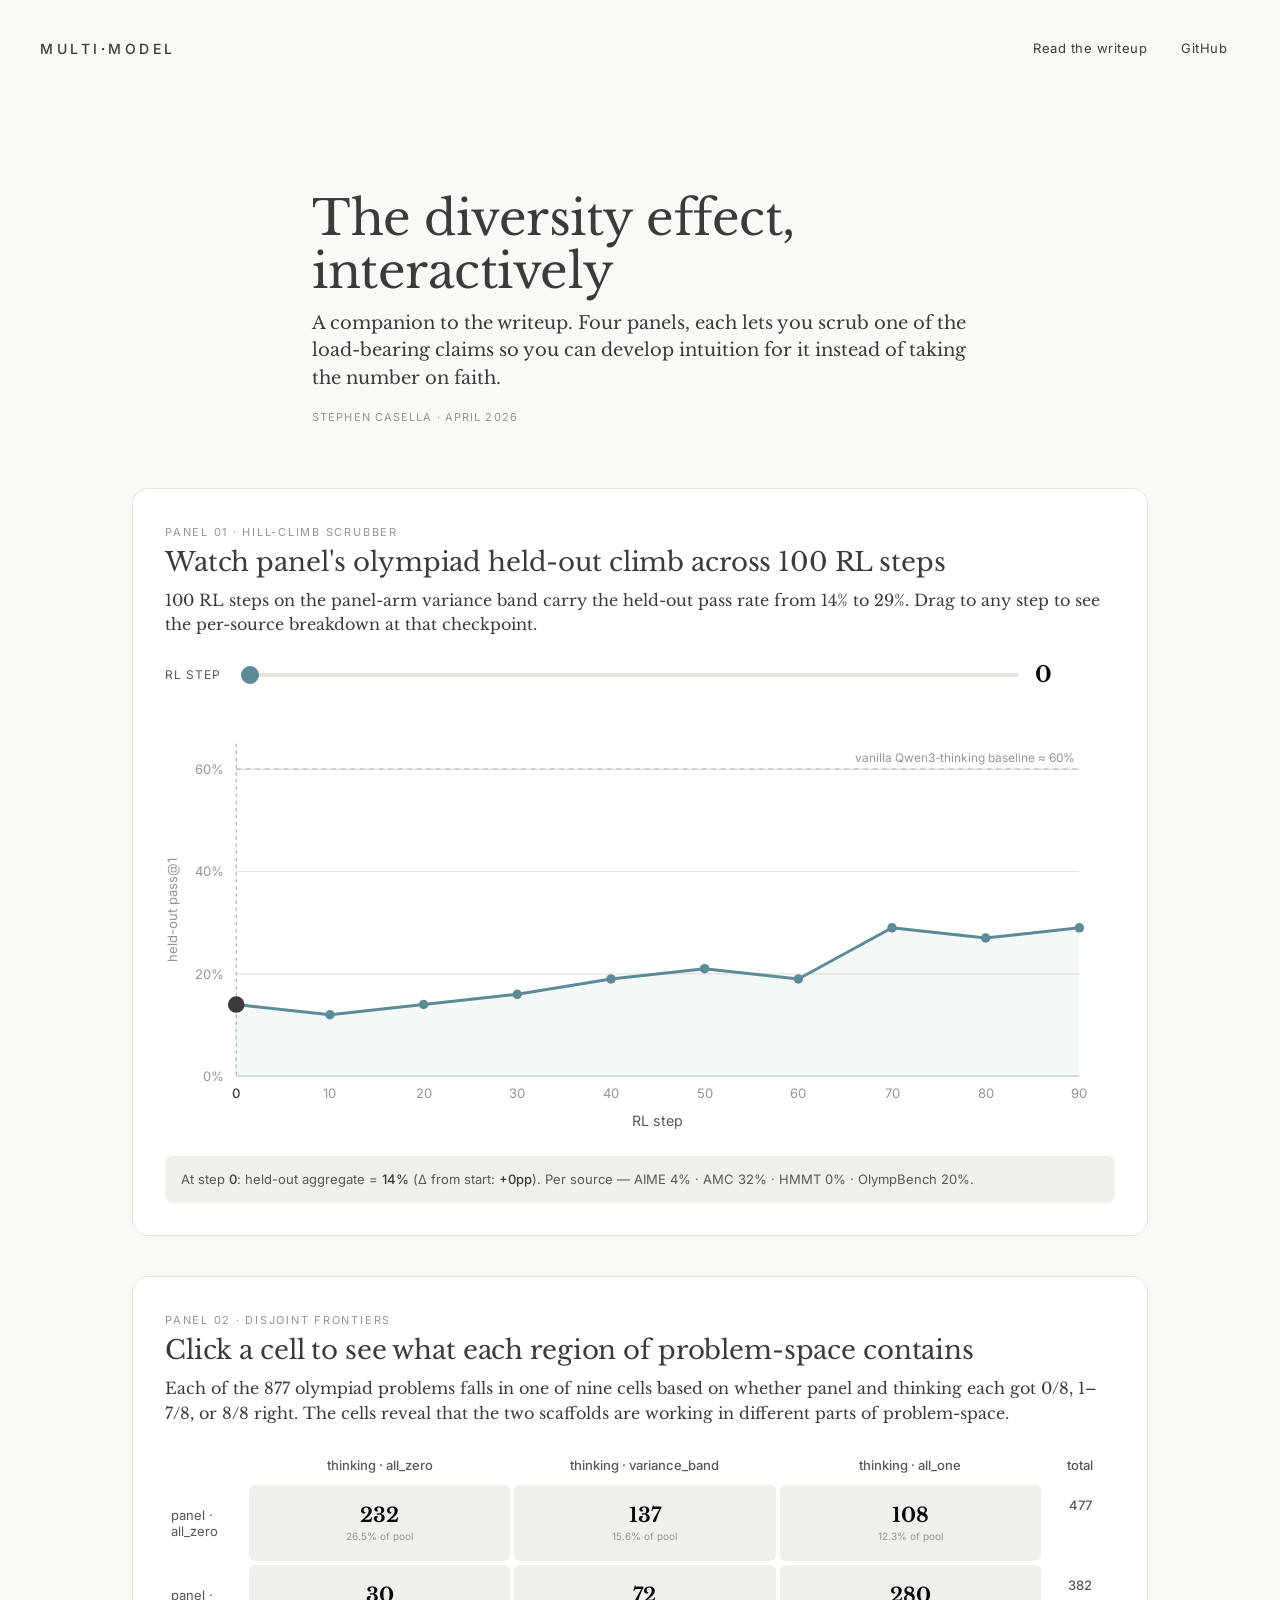
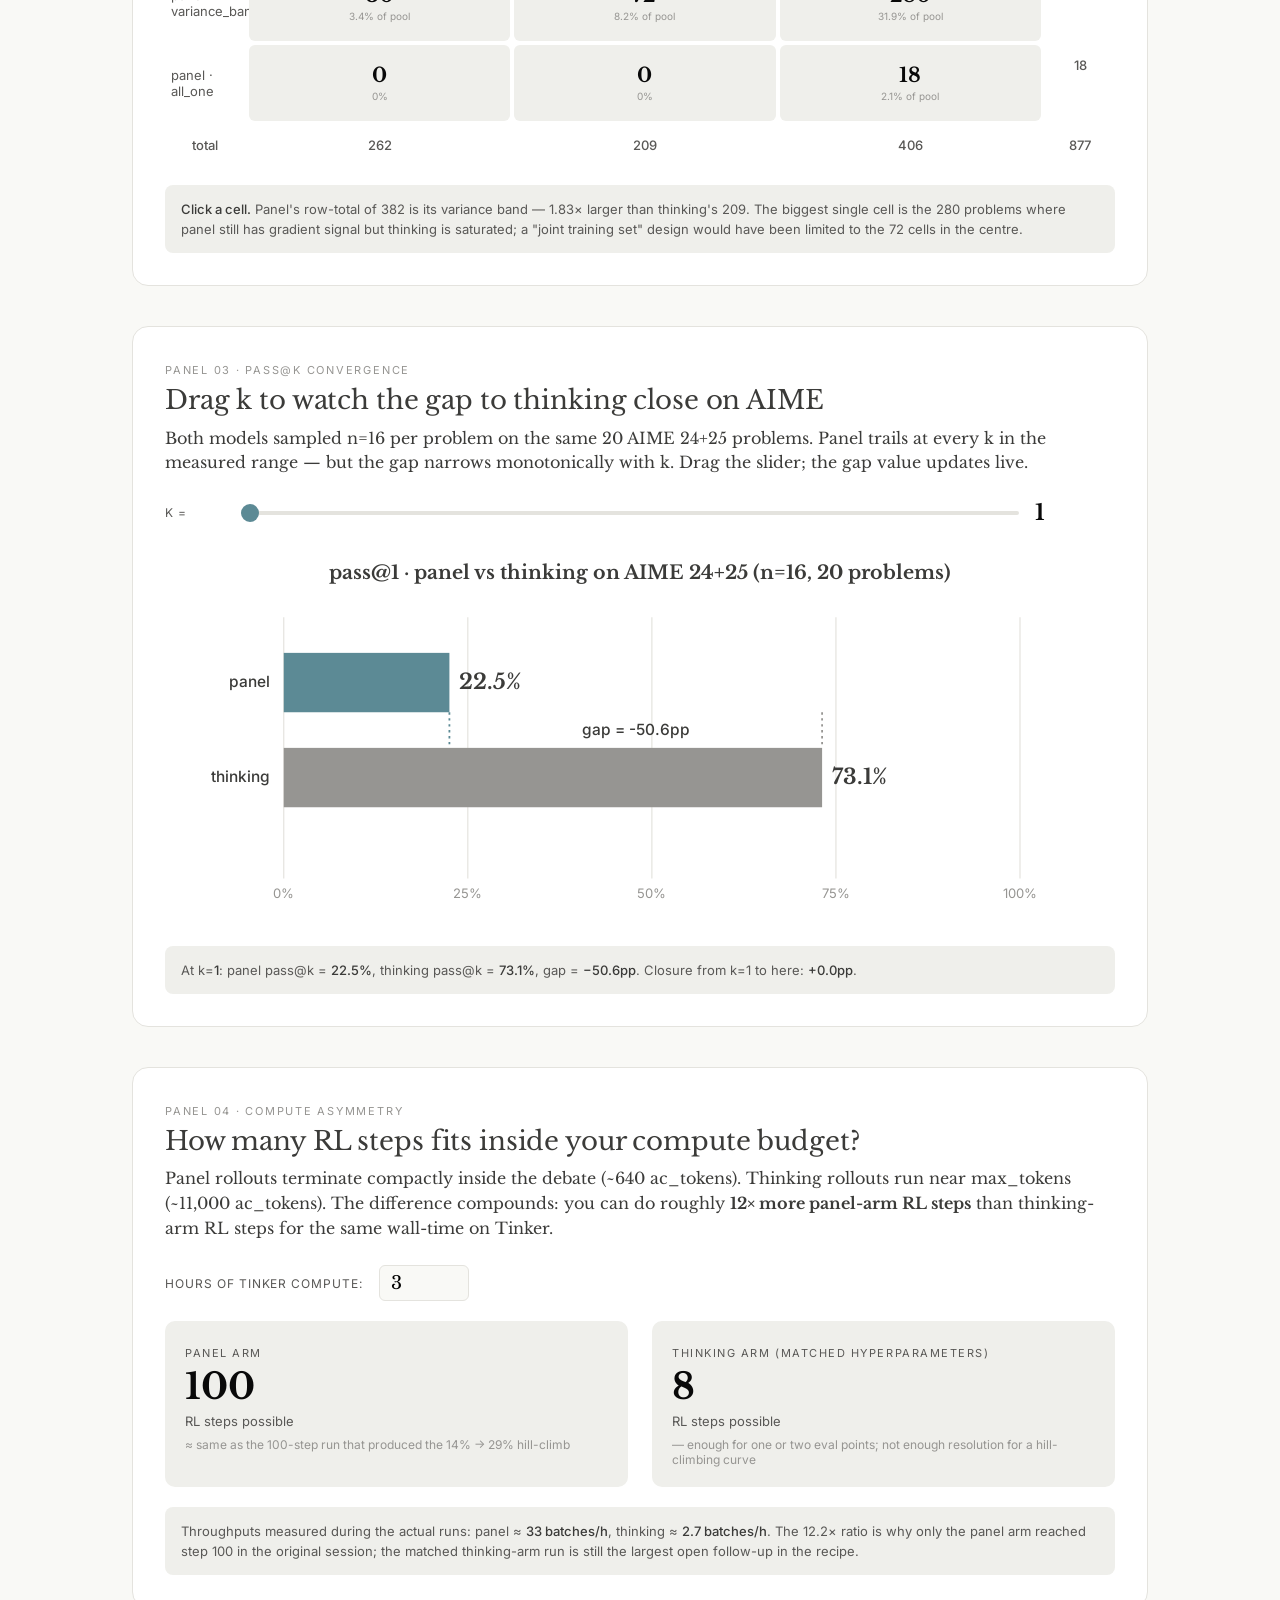
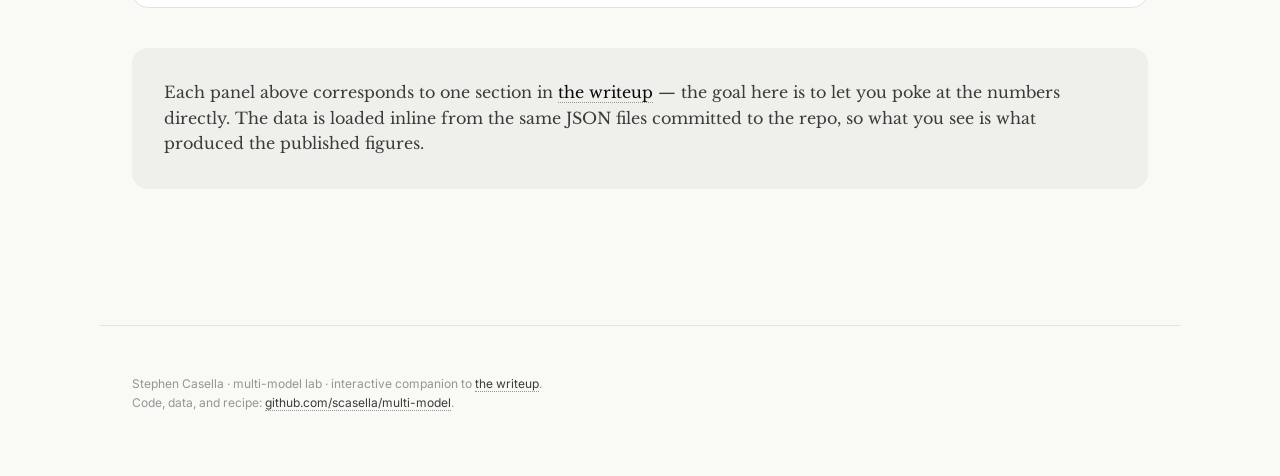
<file: case_study/index.html>
<!DOCTYPE html>
<html lang="en">
<head>
  <meta charset="utf-8" />
  <meta name="viewport" content="width=device-width, initial-scale=1" />
  <title>The diversity effect — interactive case study</title>
  <meta name="description" content="An interactive companion to the multi-model lab writeup. Drag the controls to develop intuition for the four load-bearing claims: hill-climbing trajectory, disjoint variance-band frontiers, pass@k gap closure, and the compute-cost asymmetry between panel and thinking RL." />
  <link rel="preconnect" href="https://fonts.googleapis.com" />
  <link rel="preconnect" href="https://fonts.gstatic.com" crossorigin />
  <link href="https://fonts.googleapis.com/css2?family=Libre+Baskerville:ital,wght@0,400;0,700;1,400&family=Inter:wght@300;400;500&display=swap" rel="stylesheet" />
  <style>
    :root {
      --bg:           #F9F9F6;
      --accent:       #090909;
      --fg:           #3B3B39;
      --fg-mute:      #595856;
      --fg-faint:     #969592;
      --on-dark:      #DFDEDA;
      --surface-muted:#EFEFEB;
      --grid:         #E4E3DE;
      --axis:         #C8C7C2;
      --teal:         #5C8A95;
      --mauve:        #8B6F8C;
      --warn:         #C18549;
      --font-serif:   'Libre Baskerville', Georgia, serif;
      --font-sans:    'Inter', 'Helvetica Neue', Arial, sans-serif;
    }
    *,*::before,*::after { margin:0; padding:0; box-sizing:border-box; }
    html { background: var(--bg); -webkit-font-smoothing: antialiased; }
    body { font-family: var(--font-serif); color: var(--accent); background: var(--bg); min-height: 100vh; }

    .header {
      display: flex; justify-content: space-between; align-items: center;
      padding: 2rem 2.5rem; max-width: 1280px; margin: 0 auto;
    }
    .logo { font-family: var(--font-sans); font-size: 14px; font-weight: 500; letter-spacing: 0.25em; color: var(--fg); text-decoration: none; }
    .logo .accent { color: var(--accent); }
    .nav-link { font-family: var(--font-sans); font-size: 13px; color: var(--fg); text-decoration: none; letter-spacing: 0.04em; padding: 0.5rem 0.8rem; border-radius: 999px; transition: background 200ms; }
    .nav-link:hover { background: var(--surface-muted); }

    .hero { max-width: 720px; margin: 6rem auto 4rem; padding: 0 2rem; }
    .hero h1 { font-size: 48px; font-weight: 400; line-height: 1.1; letter-spacing: -0.01em; color: var(--fg); }
    .hero .subtitle { font-size: 18px; font-weight: 300; line-height: 1.55; color: var(--fg); margin-top: 12px; }
    .hero .date { font-family: var(--font-sans); font-size: 11px; letter-spacing: 0.1em; text-transform: uppercase; color: var(--fg-faint); margin-top: 1.5em; }

    main { max-width: 1080px; margin: 0 auto; padding: 0 2rem 6rem; }
    .panel {
      background: #fff;
      border: 1px solid var(--grid);
      border-radius: 16px;
      padding: 2.25rem 2rem 2rem;
      margin-bottom: 2.5rem;
    }
    .panel-tag { font-family: var(--font-sans); font-size: 11px; letter-spacing: 0.16em; text-transform: uppercase; color: var(--fg-faint); display: block; margin-bottom: 8px; }
    .panel h2 { font-size: 26px; font-weight: 400; color: var(--fg); letter-spacing: -0.005em; line-height: 1.2; margin-bottom: 0.6rem; }
    .panel p.lead { font-size: 16px; font-weight: 400; line-height: 1.55; color: var(--fg); margin-bottom: 1.5rem; }
    .panel .control-row { display: flex; align-items: center; gap: 1rem; margin: 1rem 0 1.25rem; flex-wrap: wrap; }
    .panel .control-label { font-family: var(--font-sans); font-size: 12px; letter-spacing: 0.08em; text-transform: uppercase; color: var(--fg-mute); min-width: 60px; }
    .panel .control-value { font-family: var(--font-serif); font-size: 22px; font-weight: 700; color: var(--accent); min-width: 80px; }
    .panel input[type=range] {
      flex: 1; min-width: 200px; -webkit-appearance: none; appearance: none;
      height: 4px; background: var(--grid); border-radius: 2px; outline: none;
    }
    .panel input[type=range]::-webkit-slider-thumb {
      -webkit-appearance: none; appearance: none; width: 18px; height: 18px;
      background: var(--teal); border-radius: 50%; cursor: pointer;
      transition: transform 100ms;
    }
    .panel input[type=range]::-webkit-slider-thumb:hover { transform: scale(1.2); }
    .panel input[type=range]::-moz-range-thumb {
      width: 18px; height: 18px; background: var(--teal); border-radius: 50%; cursor: pointer; border: 0;
    }
    .panel input[type=number] {
      font-family: var(--font-serif); font-size: 18px; padding: 0.4rem 0.7rem;
      width: 90px; border: 1px solid var(--grid); border-radius: 6px; background: var(--bg);
    }
    .panel .caption {
      font-family: var(--font-sans); font-size: 13px; line-height: 1.55;
      color: var(--fg-mute); margin-top: 1.25rem; padding: 0.85rem 1rem;
      background: var(--surface-muted); border-radius: 8px;
    }
    .panel .caption strong { color: var(--fg); font-weight: 500; }
    .panel svg { display: block; width: 100%; height: auto; }

    /* Contingency grid */
    .contingency-wrap { display: grid; grid-template-columns: 80px repeat(3, 1fr) 70px; gap: 4px; font-family: var(--font-sans); font-size: 13px; }
    .contingency-wrap .head { padding: 8px 6px; color: var(--fg-mute); text-align: center; font-weight: 500; }
    .contingency-wrap .row-label { padding: 12px 6px; color: var(--fg-mute); display: flex; align-items: center; }
    .contingency-cell {
      padding: 18px 12px; text-align: center; border-radius: 6px;
      background: var(--surface-muted); cursor: pointer; transition: background 150ms, transform 100ms;
    }
    .contingency-cell:hover { background: #e5d9d8; transform: scale(1.02); }
    .contingency-cell.active { background: var(--teal); color: #fff; }
    .contingency-cell .num { font-family: var(--font-serif); font-size: 20px; font-weight: 700; display: block; }
    .contingency-cell .pct { font-size: 10px; color: var(--fg-faint); margin-top: 2px; }
    .contingency-cell.active .pct { color: rgba(255,255,255,0.7); }
    .contingency-total { padding: 12px 6px; text-align: center; font-weight: 500; color: var(--fg-mute); }

    /* Source-toggle chips */
    .source-toggles { display: flex; gap: 0.5rem; flex-wrap: wrap; margin: 0.5rem 0 1.25rem; }
    .source-toggle {
      font-family: var(--font-sans); font-size: 12px; padding: 0.4rem 0.85rem;
      background: var(--bg); border: 1px solid var(--grid); border-radius: 999px;
      cursor: pointer; transition: background 150ms; color: var(--fg);
    }
    .source-toggle.active { background: var(--teal); color: #fff; border-color: var(--teal); }

    /* Two-up layout for compute calc */
    .calc-grid { display: grid; grid-template-columns: 1fr 1fr; gap: 1.5rem; margin: 1.25rem 0; }
    .calc-card { padding: 1.25rem; border-radius: 10px; background: var(--surface-muted); }
    .calc-card .arm-label { font-family: var(--font-sans); font-size: 11px; letter-spacing: 0.14em; text-transform: uppercase; color: var(--fg-mute); }
    .calc-card .big { font-family: var(--font-serif); font-size: 36px; font-weight: 700; color: var(--accent); line-height: 1; margin: 0.5rem 0; }
    .calc-card .unit { font-family: var(--font-sans); font-size: 13px; color: var(--fg-mute); }
    .calc-card .sub { font-family: var(--font-sans); font-size: 12px; color: var(--fg-faint); margin-top: 8px; }
    @media (max-width: 600px) {
      .calc-grid { grid-template-columns: 1fr; }
      .contingency-wrap { font-size: 11px; grid-template-columns: 60px repeat(3, 1fr) 50px; }
      .contingency-cell { padding: 10px 6px; }
      .contingency-cell .num { font-size: 16px; }
      .hero h1 { font-size: 36px; }
      .header { padding: 1.5rem; }
      main { padding: 0 1rem 4rem; }
      .panel { padding: 1.5rem 1.25rem; }
    }

    .footer {
      max-width: 1080px; margin: 0 auto; padding: 3rem 2rem 4rem; border-top: 1px solid var(--grid);
      font-family: var(--font-sans); font-size: 12px; color: var(--fg-faint); line-height: 1.6;
    }
    .footer a { color: var(--fg); text-decoration: none; border-bottom: 1px dotted var(--fg-faint); }
    .footer a:hover { border-bottom-color: var(--accent); }
  </style>
</head>
<body>

  <header class="header">
    <a href="../../" class="logo">MULTI<span class="accent">·</span>MODEL</a>
    <nav style="display:flex; gap:0.5rem;">
      <a class="nav-link" href="../blog_post/blog_multipersona.html">Read the writeup</a>
      <a class="nav-link" href="https://github.com/scasella/multi-model" target="_blank" rel="noopener">GitHub</a>
    </nav>
  </header>

  <section class="hero">
    <h1>The diversity effect, interactively</h1>
    <p class="subtitle">A companion to the writeup. Four panels, each lets you scrub one of the load-bearing claims so you can develop intuition for it instead of taking the number on faith.</p>
    <p class="date">Stephen Casella · April 2026</p>
  </section>

  <main>

    <!-- ============================================================ -->
    <!-- PANEL 1: Hill-climbing trajectory scrubber                 -->
    <!-- ============================================================ -->
    <section class="panel" id="p1">
      <span class="panel-tag">Panel 01 · Hill-climb scrubber</span>
      <h2>Watch panel's olympiad held-out climb across 100 RL steps</h2>
      <p class="lead">100 RL steps on the panel-arm variance band carry the held-out pass rate from 14% to 29%. Drag to any step to see the per-source breakdown at that checkpoint.</p>

      <div class="control-row">
        <span class="control-label">RL step</span>
        <input type="range" id="step-slider" min="0" max="9" step="1" value="0" />
        <span class="control-value"><span id="step-val">0</span></span>
      </div>

      <svg viewBox="0 0 800 360" id="p1-chart" role="img" aria-label="Held-out pass@1 trajectory with current-step indicator and per-source breakdown bars">
        <!-- gridlines + line drawn dynamically -->
      </svg>

      <p class="caption">
        At step <strong><span id="p1-step">0</span></strong>: held-out aggregate = <strong><span id="p1-mean">14%</span></strong>
        (Δ from start: <strong><span id="p1-delta">+0pp</span></strong>).
        Per source — AIME <span id="p1-aime">4%</span> · AMC <span id="p1-amc">32%</span> ·
        HMMT <span id="p1-hmmt">0%</span> · OlympBench <span id="p1-ob">20%</span>.
      </p>
    </section>

    <!-- ============================================================ -->
    <!-- PANEL 2: Contingency explorer                              -->
    <!-- ============================================================ -->
    <section class="panel" id="p2">
      <span class="panel-tag">Panel 02 · Disjoint frontiers</span>
      <h2>Click a cell to see what each region of problem-space contains</h2>
      <p class="lead">Each of the 877 olympiad problems falls in one of nine cells based on whether panel and thinking each got 0/8, 1–7/8, or 8/8 right. The cells reveal that the two scaffolds are working in different parts of problem-space.</p>

      <div class="contingency-wrap" id="contingency">
        <div></div>
        <div class="head">thinking · all_zero</div>
        <div class="head">thinking · variance_band</div>
        <div class="head">thinking · all_one</div>
        <div class="head">total</div>

        <div class="row-label">panel · all_zero</div>
        <div class="contingency-cell" data-row="all_zero" data-col="all_zero" data-n="232">
          <span class="num">232</span><span class="pct">26.5% of pool</span>
        </div>
        <div class="contingency-cell" data-row="all_zero" data-col="variance_band" data-n="137">
          <span class="num">137</span><span class="pct">15.6% of pool</span>
        </div>
        <div class="contingency-cell" data-row="all_zero" data-col="all_one" data-n="108">
          <span class="num">108</span><span class="pct">12.3% of pool</span>
        </div>
        <div class="contingency-total">477</div>

        <div class="row-label">panel · variance_band</div>
        <div class="contingency-cell" data-row="variance_band" data-col="all_zero" data-n="30">
          <span class="num">30</span><span class="pct">3.4% of pool</span>
        </div>
        <div class="contingency-cell" data-row="variance_band" data-col="variance_band" data-n="72">
          <span class="num">72</span><span class="pct">8.2% of pool</span>
        </div>
        <div class="contingency-cell" data-row="variance_band" data-col="all_one" data-n="280">
          <span class="num">280</span><span class="pct">31.9% of pool</span>
        </div>
        <div class="contingency-total">382</div>

        <div class="row-label">panel · all_one</div>
        <div class="contingency-cell" data-row="all_one" data-col="all_zero" data-n="0">
          <span class="num">0</span><span class="pct">0%</span>
        </div>
        <div class="contingency-cell" data-row="all_one" data-col="variance_band" data-n="0">
          <span class="num">0</span><span class="pct">0%</span>
        </div>
        <div class="contingency-cell" data-row="all_one" data-col="all_one" data-n="18">
          <span class="num">18</span><span class="pct">2.1% of pool</span>
        </div>
        <div class="contingency-total">18</div>

        <div class="contingency-total">total</div>
        <div class="contingency-total">262</div>
        <div class="contingency-total">209</div>
        <div class="contingency-total">406</div>
        <div class="contingency-total">877</div>
      </div>

      <p class="caption" id="p2-caption">
        <strong>Click a cell.</strong> Panel's row-total of 382 is its variance band — 1.83× larger than thinking's 209.
        The biggest single cell is the 280 problems where panel still has gradient signal but thinking is saturated;
        a "joint training set" design would have been limited to the 72 cells in the centre.
      </p>
    </section>

    <!-- ============================================================ -->
    <!-- PANEL 3: Pass@k slider                                      -->
    <!-- ============================================================ -->
    <section class="panel" id="p3">
      <span class="panel-tag">Panel 03 · Pass@k convergence</span>
      <h2>Drag k to watch the gap to thinking close on AIME</h2>
      <p class="lead">Both models sampled n=16 per problem on the same 20 AIME 24+25 problems. Panel trails at every k in the measured range — but the gap narrows monotonically with k. Drag the slider; the gap value updates live.</p>

      <div class="control-row">
        <span class="control-label">k =</span>
        <input type="range" id="k-slider" min="1" max="16" step="1" value="1" />
        <span class="control-value"><span id="k-val">1</span></span>
      </div>

      <svg viewBox="0 0 800 320" id="p3-chart" role="img" aria-label="Two horizontal bars showing panel and thinking pass@k at the selected k value, with a gap indicator">
      </svg>

      <p class="caption">
        At k=<strong><span id="p3-k">1</span></strong>:
        panel pass@k = <strong><span id="p3-panel">22.5%</span></strong>,
        thinking pass@k = <strong><span id="p3-think">73.1%</span></strong>,
        gap = <strong><span id="p3-gap">−50.6pp</span></strong>.
        Closure from k=1 to here: <strong><span id="p3-closure">0pp</span></strong>.
      </p>
    </section>

    <!-- ============================================================ -->
    <!-- PANEL 4: Compute calculator                                  -->
    <!-- ============================================================ -->
    <section class="panel" id="p4">
      <span class="panel-tag">Panel 04 · Compute asymmetry</span>
      <h2>How many RL steps fits inside your compute budget?</h2>
      <p class="lead">Panel rollouts terminate compactly inside the debate (~640 ac_tokens). Thinking rollouts run near max_tokens (~11,000 ac_tokens). The difference compounds: you can do roughly <strong>12× more panel-arm RL steps</strong> than thinking-arm RL steps for the same wall-time on Tinker.</p>

      <div class="control-row">
        <span class="control-label">Hours of Tinker compute:</span>
        <input type="number" id="hours-input" value="3" min="0.5" max="200" step="0.5" />
      </div>

      <div class="calc-grid">
        <div class="calc-card">
          <span class="arm-label">Panel arm</span>
          <div class="big"><span id="panel-steps">100</span></div>
          <div class="unit">RL steps possible</div>
          <div class="sub" id="panel-sub">≈ same as the 100-step run that produced the 14% → 29% hill-climb</div>
        </div>
        <div class="calc-card">
          <span class="arm-label">Thinking arm (matched hyperparameters)</span>
          <div class="big"><span id="thinking-steps">8</span></div>
          <div class="unit">RL steps possible</div>
          <div class="sub" id="thinking-sub">— at this budget, not enough steps to clear the early weight-shock dip on either arm</div>
        </div>
      </div>

      <p class="caption">
        Throughputs measured during the actual runs: panel ≈ <strong>33 batches/h</strong>, thinking ≈ <strong>2.7 batches/h</strong>.
        The 12.2× ratio is why only the panel arm reached step 100 in the original session; the matched thinking-arm run is still the largest open follow-up in the recipe.
      </p>
    </section>

    <!-- Closing note -->
    <section class="panel" style="background: var(--surface-muted); border: 0; padding: 2rem;">
      <p style="font-size: 16px; line-height: 1.6; color: var(--fg);">
        Each panel above corresponds to one section in
        <a href="../blog_post/blog_multipersona.html" style="color: var(--accent); border-bottom: 1px dotted var(--fg-faint); text-decoration: none;">the writeup</a> — the goal here is to let you poke at the numbers directly. The data is loaded inline from the same JSON files committed to the repo, so what you see is what produced the published figures.
      </p>
    </section>

  </main>

  <footer class="footer">
    Stephen Casella · multi-model lab · interactive companion to <a href="../blog_post/blog_multipersona.html">the writeup</a>.<br />
    Code, data, and recipe: <a href="https://github.com/scasella/multi-model" target="_blank" rel="noopener">github.com/scasella/multi-model</a>.
  </footer>

  <script>
  // ============================================================
  // Data (inlined from reports/olympiad_panel_only/, data/olympiad_pool/, reports/pass_at_k_aime/)
  // ============================================================

  const TRAJ = [
    {batch: 0,  mean: 0.14, by: {aime: 0.04, amc: 0.32, hmmt: 0.00, olympiadbench: 0.20}},
    {batch: 10, mean: 0.12, by: {aime: 0.04, amc: 0.32, hmmt: 0.00, olympiadbench: 0.12}},
    {batch: 20, mean: 0.14, by: {aime: 0.08, amc: 0.28, hmmt: 0.00, olympiadbench: 0.20}},
    {batch: 30, mean: 0.16, by: {aime: 0.04, amc: 0.40, hmmt: 0.00, olympiadbench: 0.20}},
    {batch: 40, mean: 0.19, by: {aime: 0.12, amc: 0.36, hmmt: 0.00, olympiadbench: 0.28}},
    {batch: 50, mean: 0.21, by: {aime: 0.12, amc: 0.32, hmmt: 0.00, olympiadbench: 0.40}},
    {batch: 60, mean: 0.19, by: {aime: 0.04, amc: 0.44, hmmt: 0.00, olympiadbench: 0.28}},
    {batch: 70, mean: 0.29, by: {aime: 0.12, amc: 0.60, hmmt: 0.00, olympiadbench: 0.44}},
    {batch: 80, mean: 0.27, by: {aime: 0.20, amc: 0.48, hmmt: 0.00, olympiadbench: 0.40}},
    {batch: 90, mean: 0.29, by: {aime: 0.16, amc: 0.52, hmmt: 0.04, olympiadbench: 0.44}},
  ];

  const PASSK_AIME = {
    k:     [1,2,3,4,5,6,7,8,9,10,11,12,13,14,15,16],
    panel: [0.225, 0.3146, 0.3659, 0.402, 0.4296, 0.4514, 0.4689, 0.4832, 0.4951, 0.5053, 0.5143, 0.5224, 0.53, 0.5371, 0.5437, 0.55],
    think: [0.7312, 0.8079, 0.8345, 0.8476, 0.8563, 0.8629, 0.8684, 0.8731, 0.8772, 0.8808, 0.8842, 0.8875, 0.8906, 0.8938, 0.8969, 0.9],
  };

  const SOURCE_COLOR = {
    aime: '#8B6F8C',           // dusty mauve
    amc: '#5C8A95',            // sage-teal
    hmmt: '#C18549',           // warm terracotta
    olympiadbench: '#3B3B39',  // body dark
  };

  const CONTINGENCY_DESC = {
    'all_zero|all_zero':       { name: 'Both fail', txt: '232 problems where neither arm gets a single rollout right at G=8. Below the noise floor for both — currently un-trainable for either side.' },
    'all_zero|variance_band':  { name: 'Thinking-only signal', txt: '137 problems where panel is below the noise floor but thinking has gradient. These are in thinking\'s training pool, not panel\'s.' },
    'all_zero|all_one':        { name: 'Thinking saturated, panel blank', txt: '108 problems where thinking solves all 8 rollouts but panel solves none. Thinking is too good to gain from RL here; panel is too far below.' },
    'variance_band|all_zero':  { name: 'Panel-only signal', txt: '30 problems where panel has gradient but thinking can\'t solve any. Direct evidence the two scaffolds find different problems tractable.' },
    'variance_band|variance_band': { name: 'Joint variance band', txt: 'Only 72 problems are in both bands — 19% of panel\'s, 34% of thinking\'s. A joint-design training pool would have been limited to these.' },
    'variance_band|all_one':   { name: 'Panel signal, thinking saturated', txt: 'The biggest off-diagonal cell: 280 problems where panel still has RL gradient but thinking already solves them on every attempt.' },
    'all_one|all_zero':        { name: 'Empty', txt: '0 problems where panel solves all 8 but thinking solves none.' },
    'all_one|variance_band':   { name: 'Empty', txt: '0 problems where panel solves all 8 but thinking is in band.' },
    'all_one|all_one':         { name: 'Both saturated', txt: '18 problems both arms solve every time. Above the band for both — no RL signal for either side.' },
  };

  // ============================================================
  // Panel 1: hill-climb scrubber
  // ============================================================
  function renderTrajectoryChart(highlightIdx) {
    const svg = document.getElementById('p1-chart');
    const W = 800, H = 360;
    const PAD_L = 60, PAD_R = 30, PAD_T = 30, PAD_B = 50;
    const plotW = W - PAD_L - PAD_R;
    const plotH = H - PAD_T - PAD_B;
    const x = i => PAD_L + (i / (TRAJ.length - 1)) * plotW;
    const y = v => PAD_T + plotH - (v / 0.65) * plotH;

    let svgContent = '';
    // Y-axis grid + labels (0%, 20%, 40%, 60%)
    [0, 0.2, 0.4, 0.6].forEach(v => {
      svgContent += `<line x1="${PAD_L}" y1="${y(v)}" x2="${W-PAD_R}" y2="${y(v)}" stroke="${v===0?'#C8C7C2':'#E4E3DE'}" />`;
      svgContent += `<text x="${PAD_L-10}" y="${y(v)+4}" text-anchor="end" font-family="Inter, sans-serif" font-size="11" fill="#969592">${(v*100).toFixed(0)}%</text>`;
    });
    // Reference line: vanilla thinking ≈ 60%
    svgContent += `<line x1="${PAD_L}" y1="${y(0.60)}" x2="${W-PAD_R}" y2="${y(0.60)}" stroke="#969592" stroke-dasharray="4 4" opacity="0.6" />`;
    svgContent += `<text x="${W-PAD_R-4}" y="${y(0.60)-6}" text-anchor="end" font-family="Inter, sans-serif" font-size="10" fill="#969592">vanilla Qwen3-thinking baseline ≈ 60%</text>`;

    // Aggregate line
    const linePts = TRAJ.map((d,i) => `${x(i)},${y(d.mean)}`).join(' ');
    svgContent += `<polyline points="${linePts}" fill="none" stroke="#5C8A95" stroke-width="2.5" stroke-linecap="round" stroke-linejoin="round" />`;
    // Faint area
    const areaPts = `${x(0)},${y(0)} ${linePts} ${x(TRAJ.length-1)},${y(0)}`;
    svgContent += `<polygon points="${areaPts}" fill="#5C8A95" opacity="0.06" />`;
    // Points
    TRAJ.forEach((d, i) => {
      const isHighlight = i === highlightIdx;
      svgContent += `<circle cx="${x(i)}" cy="${y(d.mean)}" r="${isHighlight ? 7 : 4}" fill="${isHighlight ? '#3B3B39' : '#5C8A95'}" />`;
    });
    // Highlighted vertical guide
    if (highlightIdx >= 0) {
      const cx = x(highlightIdx);
      svgContent += `<line x1="${cx}" y1="${PAD_T}" x2="${cx}" y2="${y(0)}" stroke="#3B3B39" stroke-width="1" stroke-dasharray="3 3" opacity="0.4" />`;
    }
    // X-axis tick labels
    TRAJ.forEach((d, i) => {
      svgContent += `<text x="${x(i)}" y="${H - PAD_B + 18}" text-anchor="middle" font-family="Inter, sans-serif" font-size="11" fill="${i === highlightIdx ? '#3B3B39' : '#969592'}" font-weight="${i === highlightIdx ? '500' : '400'}">${d.batch}</text>`;
    });
    svgContent += `<text x="${PAD_L + plotW/2}" y="${H - 8}" text-anchor="middle" font-family="Inter, sans-serif" font-size="12" fill="#595856">RL step</text>`;
    svgContent += `<text x="${PAD_L - 50}" y="${PAD_T + plotH/2}" text-anchor="middle" font-family="Inter, sans-serif" font-size="11" fill="#969592" transform="rotate(-90 ${PAD_L - 50} ${PAD_T + plotH/2})">held-out pass@1</text>`;

    svg.innerHTML = svgContent;
  }

  function updatePanel1(idx) {
    const d = TRAJ[idx];
    document.getElementById('step-val').textContent = d.batch;
    document.getElementById('p1-step').textContent = d.batch;
    document.getElementById('p1-mean').textContent = (d.mean * 100).toFixed(0) + '%';
    const delta = (d.mean - TRAJ[0].mean) * 100;
    document.getElementById('p1-delta').textContent = (delta >= 0 ? '+' : '') + delta.toFixed(0) + 'pp';
    document.getElementById('p1-aime').textContent = (d.by.aime * 100).toFixed(0) + '%';
    document.getElementById('p1-amc').textContent = (d.by.amc * 100).toFixed(0) + '%';
    document.getElementById('p1-hmmt').textContent = (d.by.hmmt * 100).toFixed(0) + '%';
    document.getElementById('p1-ob').textContent = (d.by.olympiadbench * 100).toFixed(0) + '%';
    renderTrajectoryChart(idx);
  }

  document.getElementById('step-slider').addEventListener('input', e => updatePanel1(+e.target.value));
  updatePanel1(0);

  // ============================================================
  // Panel 2: contingency cell click handler
  // ============================================================
  document.querySelectorAll('.contingency-cell').forEach(cell => {
    cell.addEventListener('click', () => {
      document.querySelectorAll('.contingency-cell').forEach(c => c.classList.remove('active'));
      cell.classList.add('active');
      const key = cell.dataset.row + '|' + cell.dataset.col;
      const desc = CONTINGENCY_DESC[key];
      const cap = document.getElementById('p2-caption');
      cap.innerHTML = `<strong>${desc.name}.</strong> ${desc.txt}`;
    });
  });

  // ============================================================
  // Panel 3: pass@k slider
  // ============================================================
  function renderPassKChart(k) {
    const svg = document.getElementById('p3-chart');
    const idx = k - 1;
    const W = 800, H = 320;
    const PAD_L = 100, PAD_R = 80, PAD_T = 60, PAD_B = 40;
    const plotW = W - PAD_L - PAD_R;
    const barH = 50, barGap = 30;
    const x = v => PAD_L + v * plotW;

    const panel = PASSK_AIME.panel[idx];
    const think = PASSK_AIME.think[idx];

    let svg_ = '';
    // Title row
    svg_ += `<text x="${W/2}" y="28" text-anchor="middle" font-family="Libre Baskerville, serif" font-size="16" fill="#3B3B39" font-weight="700">pass@${k} · panel vs thinking on AIME 24+25 (n=16, 20 problems)</text>`;
    // Axis ticks at 0, 25, 50, 75, 100
    [0, 0.25, 0.5, 0.75, 1.0].forEach(v => {
      svg_ += `<line x1="${x(v)}" y1="${PAD_T}" x2="${x(v)}" y2="${H - PAD_B}" stroke="#E4E3DE" />`;
      svg_ += `<text x="${x(v)}" y="${H - PAD_B + 16}" text-anchor="middle" font-family="Inter, sans-serif" font-size="11" fill="#969592">${(v*100).toFixed(0)}%</text>`;
    });
    // Panel bar (top)
    const panY = PAD_T + 30;
    svg_ += `<text x="${PAD_L - 12}" y="${panY + barH/2 + 4}" text-anchor="end" font-family="Inter, sans-serif" font-size="13" fill="#3B3B39" font-weight="500">panel</text>`;
    svg_ += `<rect x="${PAD_L}" y="${panY}" width="${plotW * panel}" height="${barH}" fill="#5C8A95" />`;
    svg_ += `<text x="${x(panel) + 8}" y="${panY + barH/2 + 5}" font-family="Libre Baskerville, serif" font-size="18" fill="#3B3B39" font-weight="700">${(panel*100).toFixed(1)}%</text>`;
    // Thinking bar (bottom)
    const thinkY = panY + barH + barGap;
    svg_ += `<text x="${PAD_L - 12}" y="${thinkY + barH/2 + 4}" text-anchor="end" font-family="Inter, sans-serif" font-size="13" fill="#3B3B39" font-weight="500">thinking</text>`;
    svg_ += `<rect x="${PAD_L}" y="${thinkY}" width="${plotW * think}" height="${barH}" fill="#969592" />`;
    svg_ += `<text x="${x(think) + 8}" y="${thinkY + barH/2 + 5}" font-family="Libre Baskerville, serif" font-size="18" fill="#3B3B39" font-weight="700">${(think*100).toFixed(1)}%</text>`;
    // Gap annotation
    const gap = (panel - think) * 100;
    const gapY = (panY + barH + thinkY) / 2;
    svg_ += `<line x1="${x(panel)}" y1="${panY + barH}" x2="${x(panel)}" y2="${thinkY}" stroke="#5C8A95" stroke-width="1.5" stroke-dasharray="2 3" />`;
    svg_ += `<line x1="${x(think)}" y1="${panY + barH}" x2="${x(think)}" y2="${thinkY}" stroke="#969592" stroke-width="1.5" stroke-dasharray="2 3" />`;
    svg_ += `<text x="${(x(panel) + x(think))/2}" y="${gapY + 4}" text-anchor="middle" font-family="Inter, sans-serif" font-size="13" fill="#3B3B39" font-weight="500">gap = ${gap.toFixed(1)}pp</text>`;

    svg.innerHTML = svg_;
  }

  function updatePanel3(k) {
    document.getElementById('k-val').textContent = k;
    document.getElementById('p3-k').textContent = k;
    const idx = k - 1;
    const panel = PASSK_AIME.panel[idx];
    const think = PASSK_AIME.think[idx];
    document.getElementById('p3-panel').textContent = (panel*100).toFixed(1) + '%';
    document.getElementById('p3-think').textContent = (think*100).toFixed(1) + '%';
    const gap = (panel - think) * 100;
    document.getElementById('p3-gap').textContent = (gap >= 0 ? '+' : '−') + Math.abs(gap).toFixed(1) + 'pp';
    const k1Gap = (PASSK_AIME.panel[0] - PASSK_AIME.think[0]) * 100;
    const closure = gap - k1Gap;
    document.getElementById('p3-closure').textContent = (closure >= 0 ? '+' : '−') + Math.abs(closure).toFixed(1) + 'pp';
    renderPassKChart(k);
  }

  document.getElementById('k-slider').addEventListener('input', e => updatePanel3(+e.target.value));
  updatePanel3(1);

  // ============================================================
  // Panel 4: compute calculator
  // ============================================================
  // Measured throughputs from the actual session:
  //   panel-arm RL: 100 batches in ~3 h Tinker wall ≈ 33.3 batches/h
  //   thinking-arm RL: ~22 min/batch ≈ 2.7 batches/h  (would have been 100 batches in ~37 h)
  const PANEL_RATE = 33.3;     // batches per hour
  const THINKING_RATE = 2.7;

  function updatePanel4() {
    const hours = parseFloat(document.getElementById('hours-input').value) || 0;
    const ps = Math.round(hours * PANEL_RATE);
    const ts = Math.round(hours * THINKING_RATE);
    document.getElementById('panel-steps').textContent = ps;
    document.getElementById('thinking-steps').textContent = ts;

    // Panel sub-message
    let pSub;
    if (ps < 10) pSub = '— under 10 RL steps; not past the early weight-shock dip';
    else if (ps < 30) pSub = '— in the early-rise regime, before the batch-50 inflection';
    else if (ps < 70) pSub = '— enough to enter the monotone-climb phase (held-out reaches ~21% by step 50)';
    else if (ps <= 110) pSub = '≈ same as the 100-step run that produced the 14% → 29% hill-climb';
    else pSub = '— well past the published 100-step run; territory beyond what we measured';
    document.getElementById('panel-sub').textContent = pSub;

    // Thinking sub-message
    let tSub;
    if (ts < 5) tSub = '— at this budget, the thinking arm wouldn\'t finish a single eval round (eval_every=10)';
    else if (ts < 20) tSub = '— enough for one or two eval points; not enough resolution for a hill-climbing curve';
    else if (ts < 50) tSub = '— a partial trajectory; would clear the early dip but not reach the published 100-step horizon';
    else if (ts < 100) tSub = '— close to a full matched run, but still short of the 100-step comparison budget';
    else tSub = '≈ enough budget for the matched 100-step thinking arm — the open follow-up in the recipe';
    document.getElementById('thinking-sub').textContent = tSub;
  }

  document.getElementById('hours-input').addEventListener('input', updatePanel4);
  updatePanel4();
  </script>
</body>
</html>
</file>
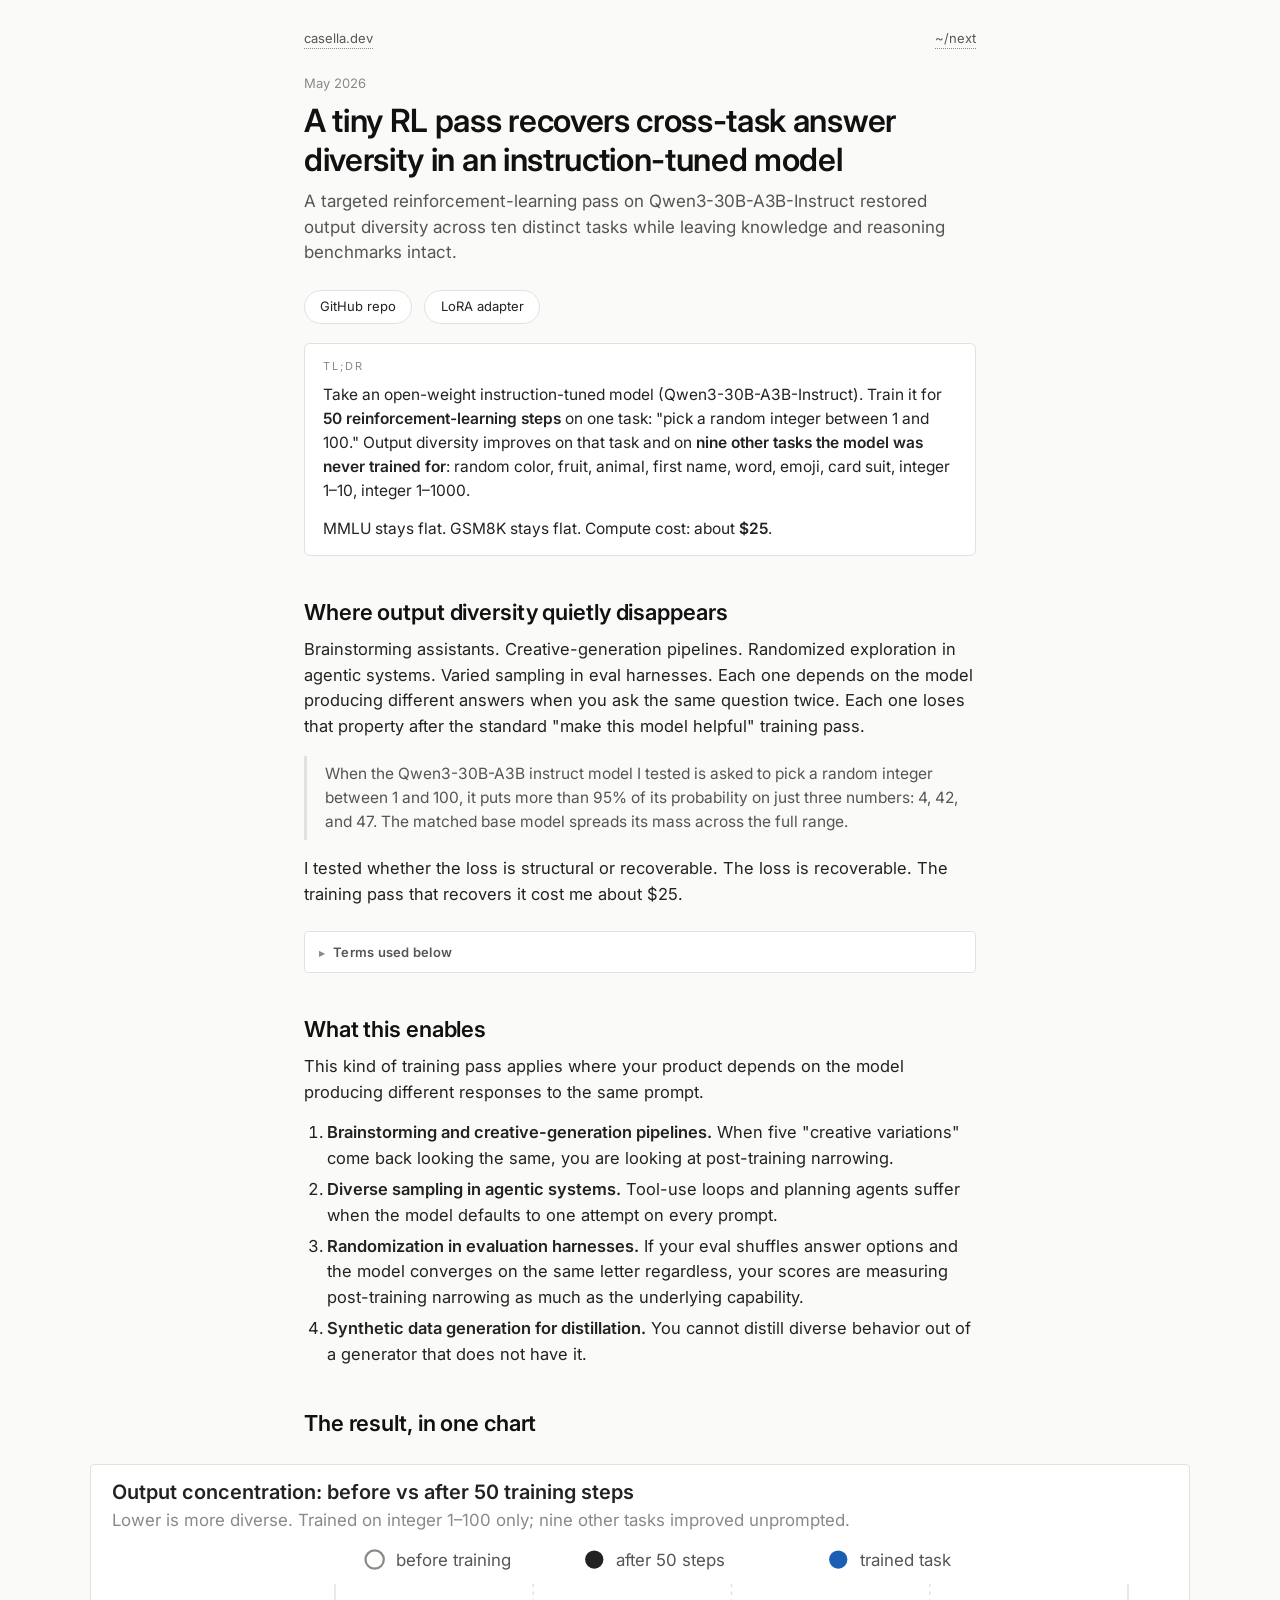
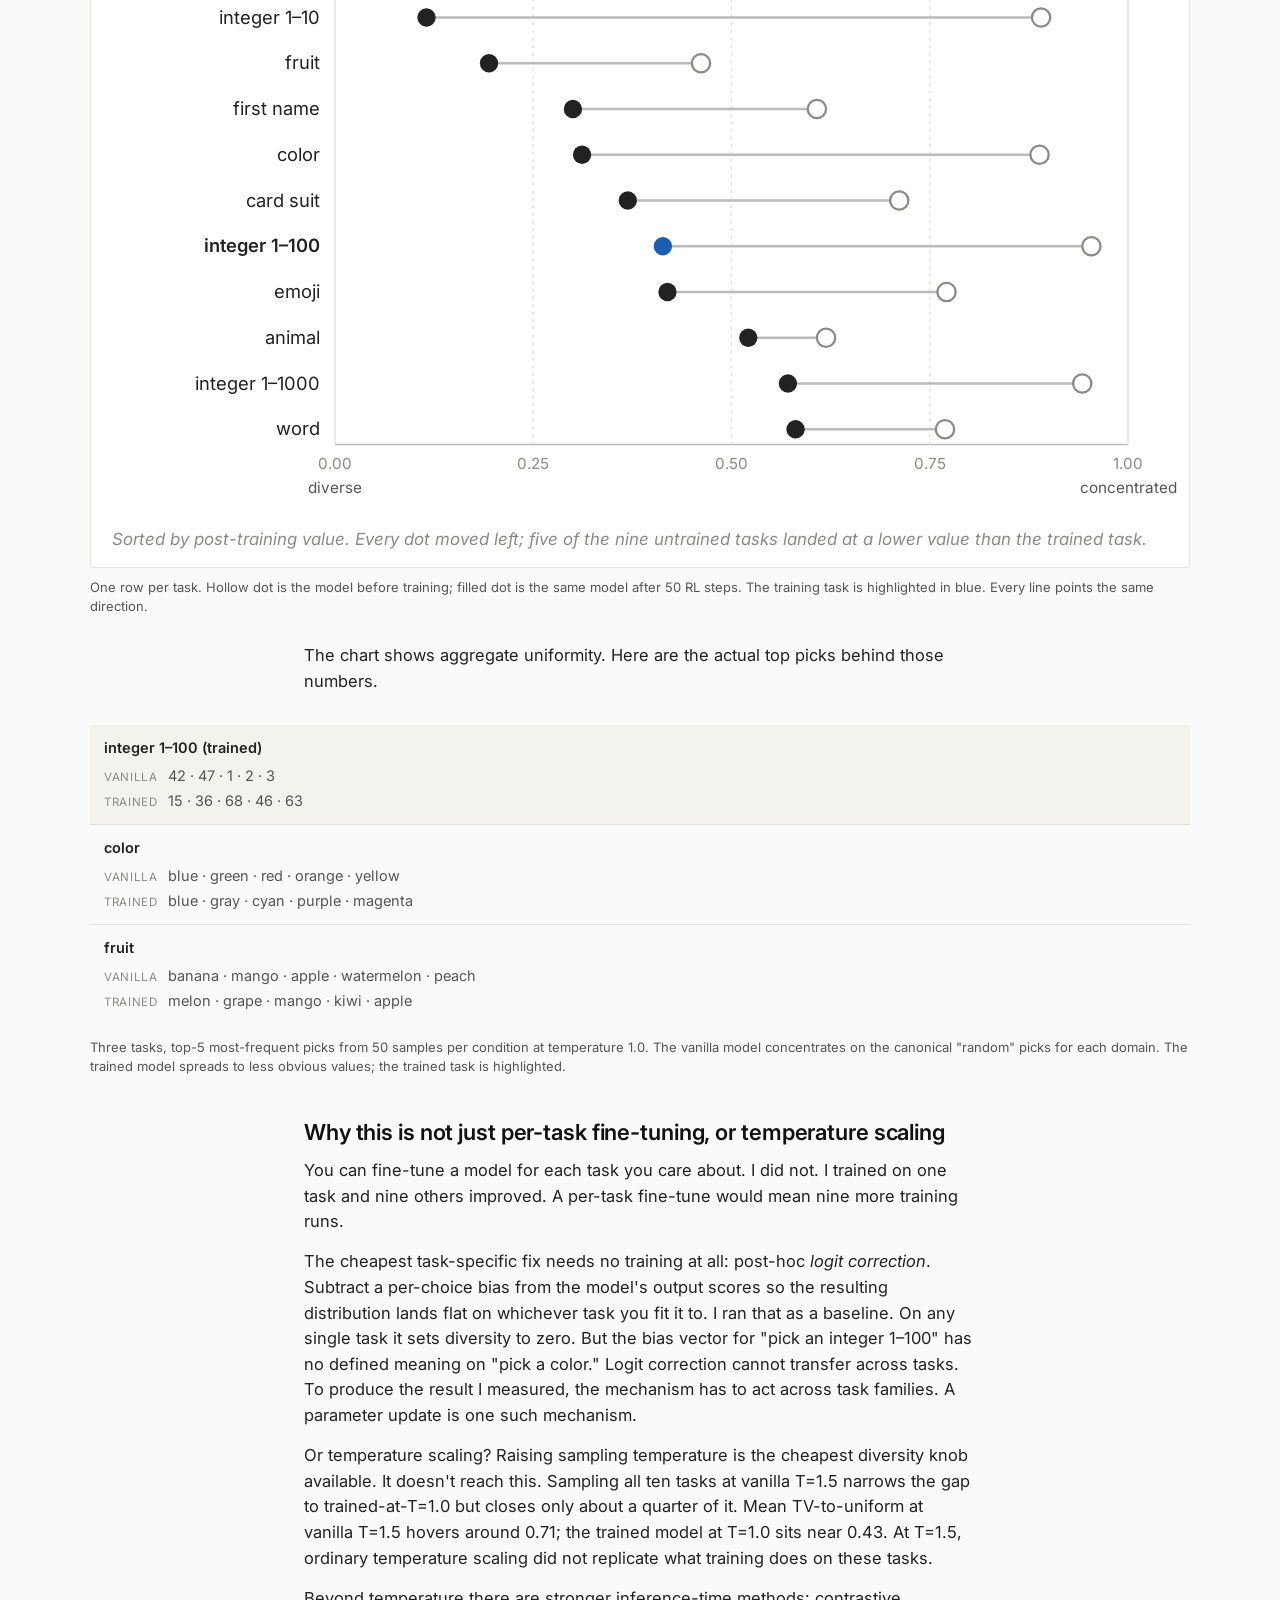
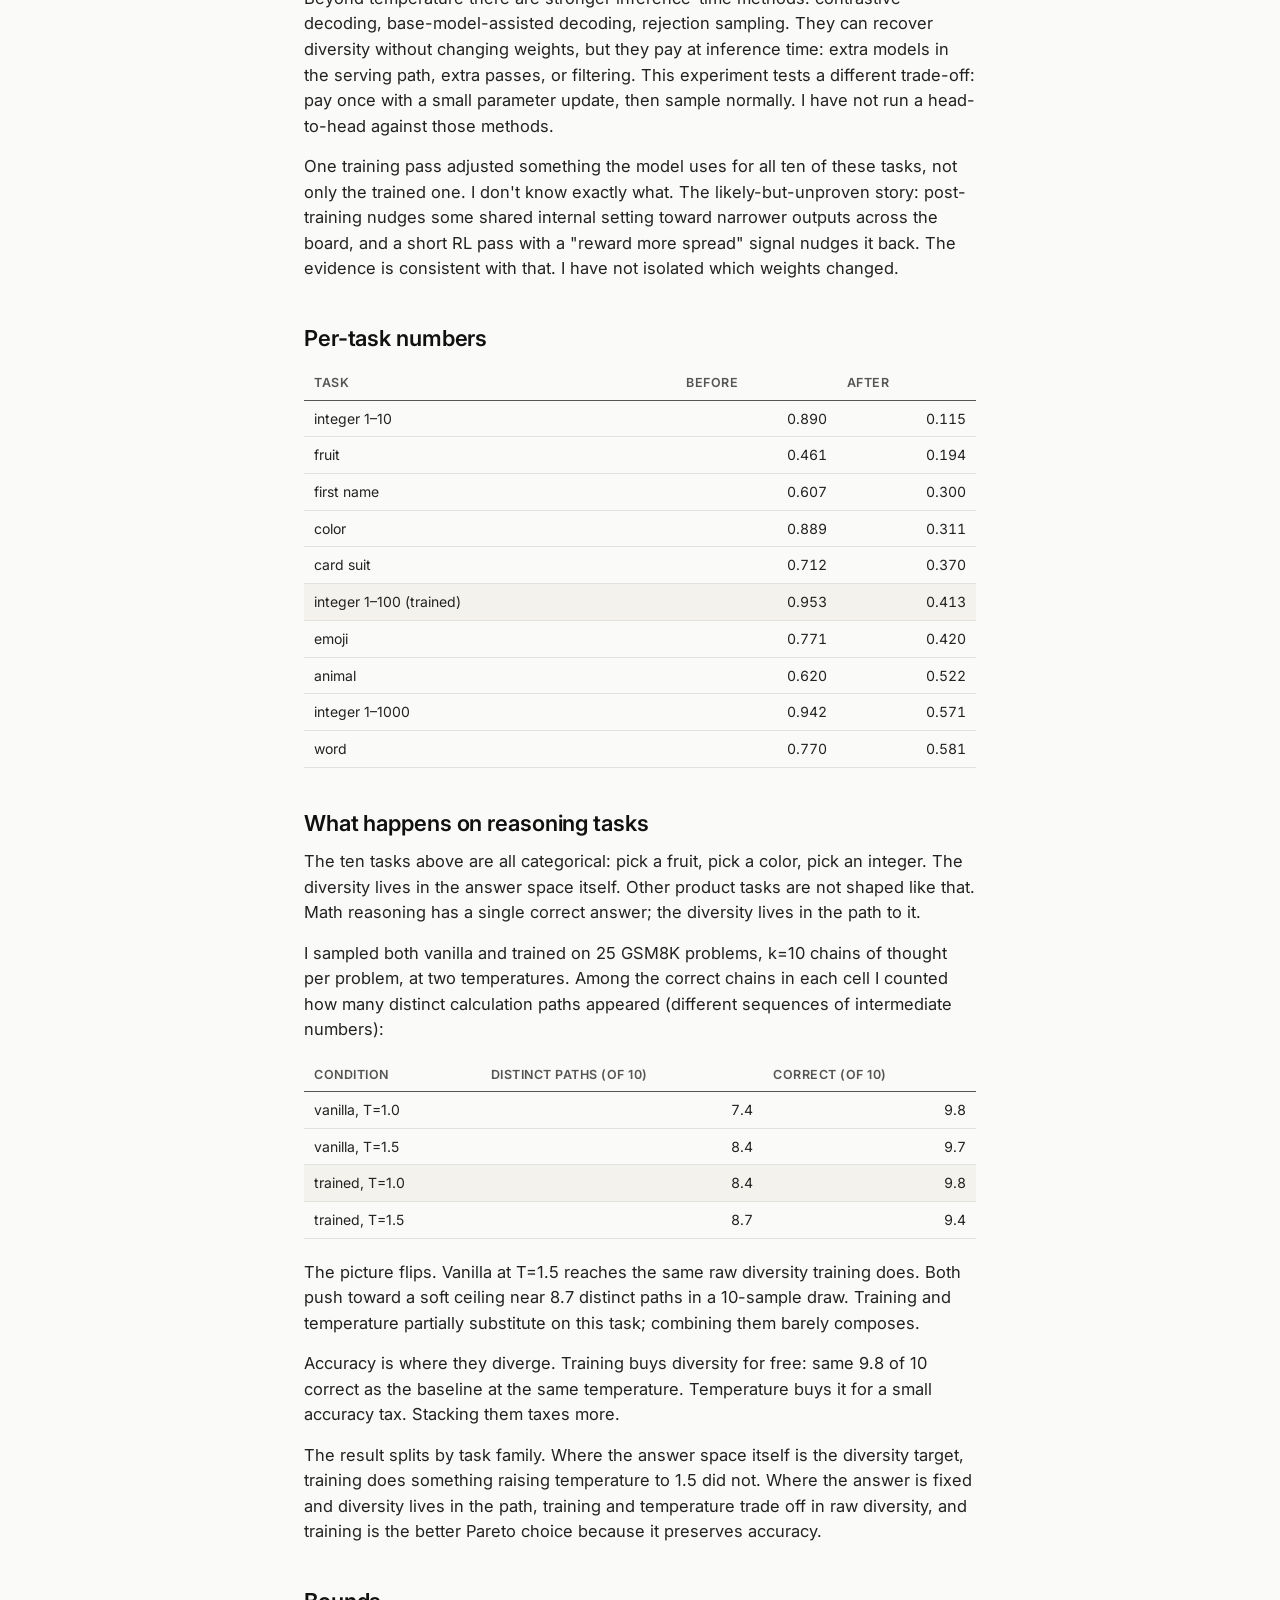
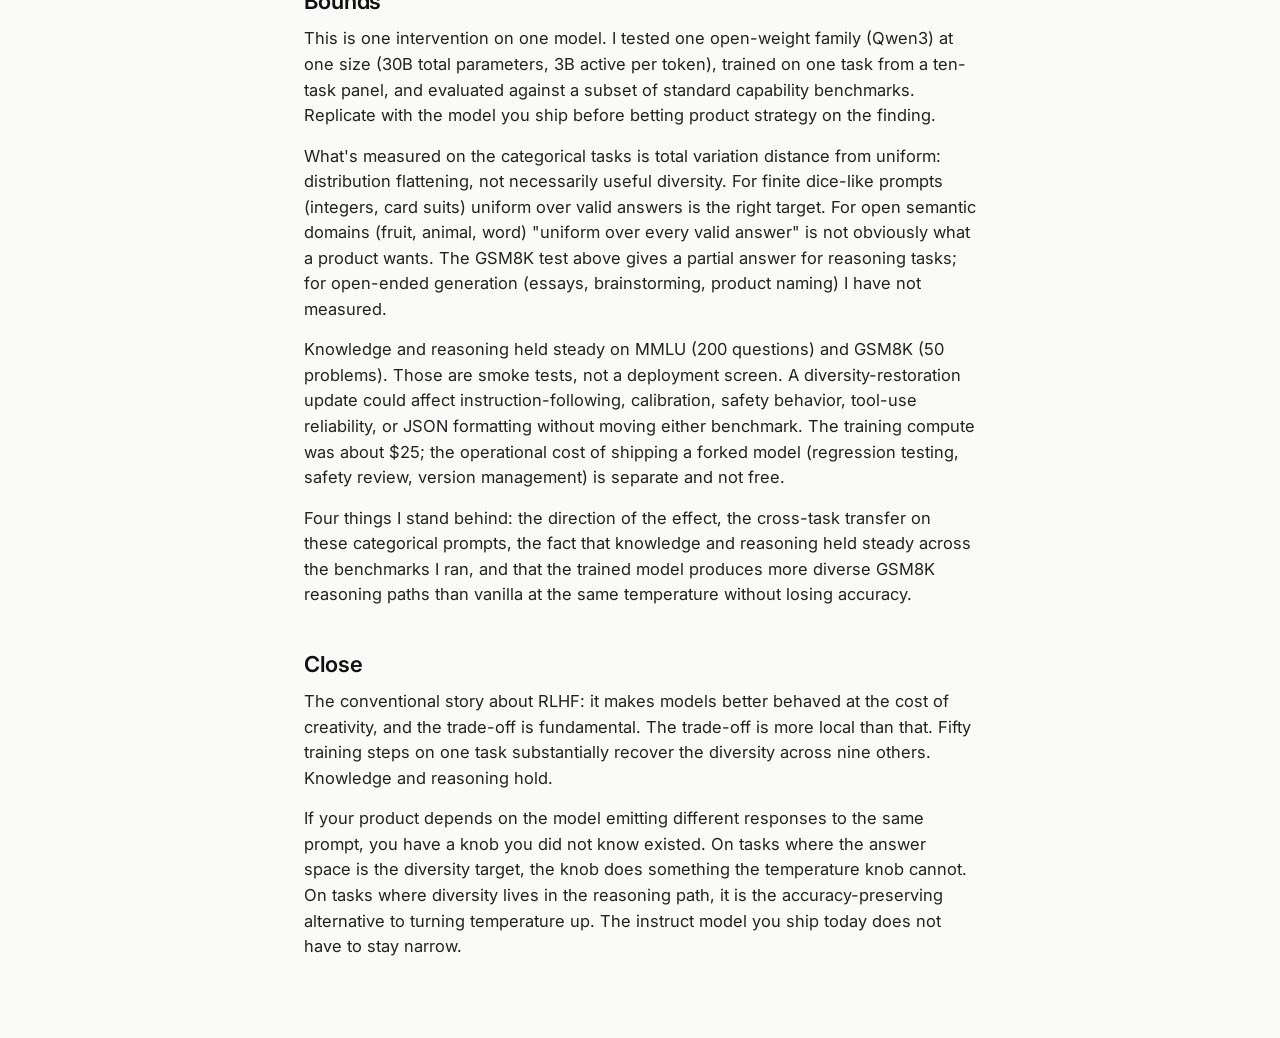
<file: blog_diversity.html>
<!DOCTYPE html>
<html lang="en">
<head>
  <meta charset="utf-8" />
  <meta name="viewport" content="width=device-width, initial-scale=1" />
  <title>Cross-Task Answer Diversity from a Tiny RL Pass | Stephen Casella</title>
  <meta name="description" content="A targeted reinforcement-learning pass on Qwen3-30B-A3B-Instruct restored output diversity across ten distinct tasks while leaving knowledge and reasoning benchmarks intact." />
  <meta name="author" content="Stephen Casella" />
  <meta name="robots" content="index, follow" />
  <meta name="theme-color" content="#fafaf8" />
  <link rel="canonical" href="https://casella.dev/blog_diversity.html" />
  <meta property="og:site_name" content="Stephen Casella" />
  <meta property="og:title" content="A tiny RL pass recovers cross-task answer diversity" />
  <meta property="og:description" content="Fifty RL steps restored output diversity across nine held-out tasks on Qwen3-30B-A3B — with no benchmark regression." />
  <meta property="og:type" content="article" />
  <meta property="og:url" content="https://casella.dev/blog_diversity.html" />
  <meta property="og:image" content="https://casella.dev/assets/og/blog_diversity.png" />
  <meta property="og:image:secure_url" content="https://casella.dev/assets/og/blog_diversity.png" />
  <meta property="og:image:width" content="1200" />
  <meta property="og:image:height" content="630" />
  <meta property="og:image:alt" content="Social card: fifty RL steps recovered cross-task answer diversity in Qwen3-30B-A3B-Instruct." />
  <meta property="article:author" content="Stephen Casella" />
  <meta property="article:published_time" content="2026-05-26" />
  <meta property="article:modified_time" content="2026-05-31" />
  <meta property="article:tag" content="answer diversity" />
  <meta property="article:tag" content="RLVR" />
  <meta property="article:tag" content="Qwen3-30B-A3B" />
  <meta name="twitter:card" content="summary_large_image" />
  <meta name="twitter:title" content="A tiny RL pass recovers cross-task answer diversity" />
  <meta name="twitter:description" content="Fifty RL steps restored output diversity across nine held-out tasks — with no benchmark cost." />
  <meta name="twitter:image" content="https://casella.dev/assets/og/blog_diversity.png" />
  <!-- Google tag (gtag.js) -->
  <script async src="https://www.googletagmanager.com/gtag/js?id=G-2RSWDWW67D"></script>
  <script>
    window.dataLayer = window.dataLayer || [];
    function gtag(){dataLayer.push(arguments);}
    gtag('js', new Date());

    gtag('config', 'G-2RSWDWW67D');
  </script>
  <script type="application/ld+json">
    {
      "@context": "https://schema.org",
      "@type": "Article",
      "headline": "A tiny RL pass recovers cross-task answer diversity in an instruction-tuned model",
      "description": "A targeted reinforcement-learning pass on Qwen3-30B-A3B-Instruct restored output diversity across ten distinct tasks while leaving knowledge and reasoning benchmarks intact.",
      "url": "https://casella.dev/blog_diversity.html",
      "mainEntityOfPage": "https://casella.dev/blog_diversity.html",
      "image": "https://casella.dev/assets/og/blog_diversity.png",
      "datePublished": "2026-05-26",
      "dateModified": "2026-05-31",
      "author": {
        "@type": "Person",
        "name": "Stephen Casella",
        "url": "https://casella.dev/",
        "sameAs": [
          "https://github.com/scasella",
          "https://www.linkedin.com/in/stevecasella/"
        ]
      },
      "publisher": {
        "@type": "Person",
        "name": "Stephen Casella",
        "url": "https://casella.dev/"
      },
      "isPartOf": {
        "@type": "WebSite",
        "name": "Stephen Casella",
        "url": "https://casella.dev/"
      },
      "keywords": [
        "answer diversity",
        "reinforcement learning",
        "RLVR",
        "Qwen3-30B-A3B",
        "instruction tuning",
        "output diversity",
        "LoRA"
      ],
      "codeRepository": "https://github.com/scasella/research-uniform-random-from-llms"
    }
  </script>
  <link rel="icon" href="favicon.svg" type="image/svg+xml" />
  <link rel="preconnect" href="https://fonts.googleapis.com" />
  <link rel="preconnect" href="https://fonts.gstatic.com" crossorigin />
  <link href="https://fonts.googleapis.com/css2?family=Inter:wght@400;500;600&display=swap" rel="stylesheet" />
  <style>
    :root {
      --bg: #fafaf8;
      --paper: #ffffff;
      --fg: #222;
      --fg-mute: #555;
      --fg-faint: #8a8a85;
      --rule: #e2e2dd;
      --hi: #f3f2ec;
      --link: #1a5fb4;
      --link-visited: #5a3aa3;
      --font-sans: 'Inter', -apple-system, BlinkMacSystemFont, 'Segoe UI', Roboto, sans-serif;
      --font-mono: ui-monospace, SFMono-Regular, Menlo, Monaco, Consolas, monospace;
    }
    *, *::before, *::after { box-sizing: border-box; }
    body {
      margin: 0;
      background: var(--bg);
      color: var(--fg);
      font-family: var(--font-sans);
      font-size: 16.5px;
      line-height: 1.55;
      -webkit-font-smoothing: antialiased;
    }
    .site-header {
      max-width: 720px; margin: 0 auto; padding: 28px 24px 0;
      display: flex; justify-content: space-between; align-items: baseline;
      font-size: 13px; color: var(--fg-mute);
    }
    .site-header a { color: var(--fg-mute); text-decoration: none; border-bottom: 1px dotted var(--fg-faint); }
    article {
      max-width: 720px;
      margin: 0 auto;
      padding: 24px 24px 64px;
    }
    .meta {
      color: var(--fg-faint); font-size: 13px;
      margin-bottom: 8px;
    }
    .meta .tag { color: var(--fg-mute); margin-left: 12px; }
    h1 {
      font-size: 32px;
      line-height: 1.22;
      font-weight: 600;
      margin: 0 0 10px;
      letter-spacing: -0.01em;
      color: #111;
    }
    .subtitle {
      color: var(--fg-mute);
      font-size: 17px;
      font-weight: 400;
      line-height: 1.5;
      margin: 0 0 24px;
    }
    h2 {
      font-size: 22px;
      font-weight: 600;
      margin: 1.9em 0 0.5em;
      line-height: 1.3;
      letter-spacing: -0.005em;
      color: #111;
    }
    h3 { font-size: 17px; font-weight: 600; margin: 1.5em 0 0.35em; }
    p { margin: 0 0 0.9em; }
    ul, ol { margin: 0 0 1em; padding-left: 1.4em; }
    li { margin-bottom: 0.35em; }
    a { color: var(--link); text-decoration: underline; text-decoration-color: rgba(26,95,180,0.4); }
    a:visited { color: var(--link-visited); }
    code { font-family: var(--font-mono); font-size: 0.85em; background: var(--hi); padding: 1px 5px; border-radius: 3px; }
    strong { font-weight: 600; }
    em { font-style: italic; }

    blockquote {
      margin: 1em 0;
      padding: 6px 0 6px 18px;
      border-left: 3px solid var(--rule);
      color: var(--fg-mute);
      font-style: normal;
    }
    blockquote p { font-size: 15.5px; margin: 0; }

    .paper-links {
      display: flex; align-items: center; gap: 0.75rem;
      margin: 18px 0 8px; flex-wrap: wrap;
    }
    .paper-links .btn-pill {
      font-size: 13px; line-height: 1; color: var(--fg);
      text-decoration: none; background: var(--paper);
      border: 1px solid var(--rule); border-radius: 999px;
      padding: 0.55rem 0.95rem 0.65rem;
      transition: background 200ms ease;
    }
    .paper-links .btn-pill:hover { background: var(--hi); }

    .tldr {
      margin: 1.2em 0 1.6em;
      padding: 14px 18px;
      background: var(--paper);
      border: 1px solid var(--rule);
      border-radius: 6px;
      font-size: 15.5px;
    }
    .tldr .label {
      font-size: 11px; letter-spacing: 0.18em; text-transform: uppercase;
      color: var(--fg-faint); margin-bottom: 8px;
    }
    .tldr p:last-child { margin: 0; }

    figure, figure.chart { margin: 1.6em 0; }
    figure svg, figure.chart svg { display: block; width: 100%; height: auto; background: var(--paper); border: 1px solid var(--rule); border-radius: 4px; }
    figcaption { font-size: 13px; color: var(--fg-mute); margin-top: 10px; line-height: 1.5; }
    @media (min-width: 960px) {
      article > figure.chart {
        width: min(1100px, calc(100vw - 3rem));
        max-width: none;
        margin-left: 50%;
        transform: translateX(-50%);
      }
    }

    details.glossary { margin: 1.4em 0; border: 1px solid var(--rule); border-radius: 4px; background: var(--paper); }
    details.glossary > summary { cursor: pointer; padding: 10px 14px; font-size: 13px; font-weight: 600; color: var(--fg-mute); letter-spacing: 0.02em; list-style: none; }
    details.glossary > summary::-webkit-details-marker { display: none; }
    details.glossary > summary::before { content: "▸"; display: inline-block; width: 14px; font-size: 11px; color: var(--fg-faint); }
    details.glossary[open] > summary::before { content: "▾"; }
    details.glossary[open] > summary { border-bottom: 1px solid var(--rule); }
    details.glossary ul { margin: 0; padding: 12px 18px 14px 36px; font-size: 14px; }
    details.glossary li + li { margin-top: 6px; }

    table { width: 100%; border-collapse: collapse; font-size: 14px; margin: 1em 0 1.5em; }
    th, td { text-align: left; padding: 7px 10px; border-bottom: 1px solid var(--rule); }
    th { font-weight: 600; color: var(--fg-mute); font-size: 12.5px; text-transform: uppercase; letter-spacing: 0.04em; border-bottom: 1px solid var(--fg-mute); }
    tr.hl td { background: var(--hi); }
    td.num { font-variant-numeric: tabular-nums; text-align: right; white-space: nowrap; }

    .specimens { padding: 4px 0; font-size: 14.5px; }
    .specimen { padding: 12px 14px; border-top: 1px solid var(--rule); }
    .specimen:first-child { border-top: 0; }
    .specimen.hl { background: var(--hi); }
    .specimen-task { font-weight: 600; color: var(--fg); margin-bottom: 6px; }
    .specimen-row { color: var(--fg-mute); margin-top: 3px; line-height: 1.5; }
    .picks-label { color: var(--fg-faint); font-size: 11.5px; text-transform: uppercase; letter-spacing: 0.06em; margin-right: 10px; }

    hr { border: 0; border-top: 1px solid var(--rule); margin: 1.8em 0; }
    .footer { font-size: 12.5px; color: var(--fg-faint); }

    @media (max-width: 480px) {
      .site-header { padding: 22px 20px 0; }
      article { padding: 16px 20px 56px; }
      h1 { font-size: 26px; line-height: 1.25; }
      .subtitle { font-size: 16px; }
      h2 { font-size: 20px; }
      table { font-size: 13px; }
      th, td { padding: 6px 8px; }
    }
  </style>
</head>
<body>
  <header class="site-header">
    <a href="index.html">casella.dev</a>
    <a href="blog_interp.html">~/next</a>
  </header>
  <article>
    <p class="meta">May 2026</p>
    <h1>A tiny RL pass recovers cross-task answer diversity in an instruction-tuned model</h1>
    <p class="subtitle">A targeted reinforcement-learning pass on Qwen3-30B-A3B-Instruct restored output diversity across ten distinct tasks while leaving knowledge and reasoning benchmarks intact.</p>

    <div class="paper-links">
      <a href="https://github.com/scasella/research-uniform-random-from-llms" class="btn-pill">GitHub repo</a>
      <a href="https://huggingface.co/scasella91/qwen3-30b-a3b-answer-diversity-lora" class="btn-pill">LoRA adapter</a>
    </div>

    <div class="tldr">
      <div class="label">TL;DR</div>
      <p>Take an open-weight instruction-tuned model (Qwen3-30B-A3B-Instruct). Train it for <strong>50 reinforcement-learning steps</strong> on one task: "pick a random integer between 1 and 100." Output diversity improves on that task and on <strong>nine other tasks the model was never trained for</strong>: random color, fruit, animal, first name, word, emoji, card suit, integer 1&ndash;10, integer 1&ndash;1000.</p>
      <p>MMLU stays flat. GSM8K stays flat. Compute cost: about <strong>$25</strong>.</p>
    </div>

    <h2>Where output diversity quietly disappears</h2>
    <p>Brainstorming assistants. Creative-generation pipelines. Randomized exploration in agentic systems. Varied sampling in eval harnesses. Each one depends on the model producing different answers when you ask the same question twice. Each one loses that property after the standard "make this model helpful" training pass.</p>
    <blockquote><p>When the Qwen3-30B-A3B instruct model I tested is asked to pick a random integer between 1 and 100, it puts more than 95% of its probability on just three numbers: 4, 42, and 47. The matched base model spreads its mass across the full range.</p></blockquote>
    <p>I tested whether the loss is structural or recoverable. The loss is recoverable. The training pass that recovers it cost me about $25.</p>

    <details class="glossary">
      <summary>Terms used below</summary>
      <ul>
        <li><strong>Base model.</strong> Trained only on next-token prediction. Does not follow instructions.</li>
        <li><strong>Instruct model.</strong> Base model further trained to follow user instructions (RLHF or DPO).</li>
        <li><strong>Post-training.</strong> The pipeline that turns a base model into an instruct model.</li>
        <li><strong>Output diversity.</strong> How spread the model's probability mass is across valid answers. 0 = flat, 1 = one answer every time. Total variation distance to uniform; lower is more diverse.</li>
        <li><strong>Temperature.</strong> A sampling parameter that softens the model's output distribution. T=1.0 samples from the raw probabilities. T&gt;1.0 flattens them, raising diversity at some cost to coherence. T&lt;1.0 sharpens them.</li>
        <li><strong>Transfer.</strong> Improvement on a task the model was never trained for.</li>
        <li><strong>MoE / A3B.</strong> Mixture-of-experts; <code>A3B</code> = 3 billion active parameters per token (out of 30 billion total in Qwen3-30B-A3B).</li>
        <li><strong>GRPO.</strong> Group Relative Policy Optimization. The algorithm I used to train. For each prompt, the model generates a small group of responses; each response is scored; the model is nudged toward responses that scored higher than the others in the same group. In this experiment the score rewarded outputs that looked more spread out across the answer space.</li>
      </ul>
    </details>

    <h2>What this enables</h2>
    <p>This kind of training pass applies where your product depends on the model producing different responses to the same prompt.</p>
    <ol>
      <li><strong>Brainstorming and creative-generation pipelines.</strong> When five "creative variations" come back looking the same, you are looking at post-training narrowing.</li>
      <li><strong>Diverse sampling in agentic systems.</strong> Tool-use loops and planning agents suffer when the model defaults to one attempt on every prompt.</li>
      <li><strong>Randomization in evaluation harnesses.</strong> If your eval shuffles answer options and the model converges on the same letter regardless, your scores are measuring post-training narrowing as much as the underlying capability.</li>
      <li><strong>Synthetic data generation for distillation.</strong> You cannot distill diverse behavior out of a generator that does not have it.</li>
    </ol>

    <h2>The result, in one chart</h2>
    <figure class="chart">
      <svg viewBox="0 0 720 460" role="img" aria-label="Output concentration before and after training, ten tasks">
        <text x="14" y="22" fill="#222" font-family="Inter, sans-serif" font-size="13" font-weight="600">Output concentration: before vs after 50 training steps</text>
        <text x="14" y="40" fill="#8a8a85" font-family="Inter, sans-serif" font-size="11">Lower is more diverse. Trained on integer 1&ndash;100 only; nine other tasks improved unprompted.</text>

        <!-- Axis frame -->
        <line x1="160" y1="380" x2="680" y2="380" stroke="#bbb" stroke-width="1" />
        <line x1="160" y1="78"  x2="160" y2="380" stroke="#e2e2dd" stroke-width="1" />
        <line x1="290" y1="78"  x2="290" y2="380" stroke="#e2e2dd" stroke-width="1" stroke-dasharray="2 3" />
        <line x1="420" y1="78"  x2="420" y2="380" stroke="#e2e2dd" stroke-width="1" stroke-dasharray="2 3" />
        <line x1="550" y1="78"  x2="550" y2="380" stroke="#e2e2dd" stroke-width="1" stroke-dasharray="2 3" />
        <line x1="680" y1="78"  x2="680" y2="380" stroke="#e2e2dd" stroke-width="1" />

        <text x="160" y="396" text-anchor="middle" fill="#8a8a85" font-family="Inter, sans-serif" font-size="10">0.00</text>
        <text x="290" y="396" text-anchor="middle" fill="#8a8a85" font-family="Inter, sans-serif" font-size="10">0.25</text>
        <text x="420" y="396" text-anchor="middle" fill="#8a8a85" font-family="Inter, sans-serif" font-size="10">0.50</text>
        <text x="550" y="396" text-anchor="middle" fill="#8a8a85" font-family="Inter, sans-serif" font-size="10">0.75</text>
        <text x="680" y="396" text-anchor="middle" fill="#8a8a85" font-family="Inter, sans-serif" font-size="10">1.00</text>
        <text x="160" y="412" text-anchor="middle" fill="#555" font-family="Inter, sans-serif" font-size="10">diverse</text>
        <text x="680" y="412" text-anchor="middle" fill="#555" font-family="Inter, sans-serif" font-size="10">concentrated</text>

        <!-- Legend (top) -->
        <circle cx="186" cy="62" r="6" fill="#ffffff" stroke="#8a8a85" stroke-width="1.5" />
        <text x="200" y="66" fill="#555" font-family="Inter, sans-serif" font-size="11">before training</text>
        <circle cx="330" cy="62" r="6" fill="#222" />
        <text x="344" y="66" fill="#555" font-family="Inter, sans-serif" font-size="11">after 50 steps</text>
        <circle cx="490" cy="62" r="6" fill="#1a5fb4" />
        <text x="504" y="66" fill="#555" font-family="Inter, sans-serif" font-size="11">trained task</text>

        <!-- Row 1: integer 1-10  before=0.890 → x=623, after=0.115 → x=220 -->
        <text x="150" y="104" text-anchor="end" fill="#222" font-family="Inter, sans-serif" font-size="12">integer 1&ndash;10</text>
        <line x1="220" y1="100" x2="623" y2="100" stroke="#bbb" stroke-width="1.5" />
        <circle cx="623" cy="100" r="6" fill="#ffffff" stroke="#8a8a85" stroke-width="1.5" />
        <circle cx="220" cy="100" r="6" fill="#222" />

        <!-- Row 2: fruit  0.461 → 400, 0.194 → 261 -->
        <text x="150" y="134" text-anchor="end" fill="#222" font-family="Inter, sans-serif" font-size="12">fruit</text>
        <line x1="261" y1="130" x2="400" y2="130" stroke="#bbb" stroke-width="1.5" />
        <circle cx="400" cy="130" r="6" fill="#ffffff" stroke="#8a8a85" stroke-width="1.5" />
        <circle cx="261" cy="130" r="6" fill="#222" />

        <!-- Row 3: first name  0.607 → 476, 0.300 → 316 -->
        <text x="150" y="164" text-anchor="end" fill="#222" font-family="Inter, sans-serif" font-size="12">first name</text>
        <line x1="316" y1="160" x2="476" y2="160" stroke="#bbb" stroke-width="1.5" />
        <circle cx="476" cy="160" r="6" fill="#ffffff" stroke="#8a8a85" stroke-width="1.5" />
        <circle cx="316" cy="160" r="6" fill="#222" />

        <!-- Row 4: color  0.889 → 622, 0.311 → 322 -->
        <text x="150" y="194" text-anchor="end" fill="#222" font-family="Inter, sans-serif" font-size="12">color</text>
        <line x1="322" y1="190" x2="622" y2="190" stroke="#bbb" stroke-width="1.5" />
        <circle cx="622" cy="190" r="6" fill="#ffffff" stroke="#8a8a85" stroke-width="1.5" />
        <circle cx="322" cy="190" r="6" fill="#222" />

        <!-- Row 5: card suit  0.712 → 530, 0.370 → 352 -->
        <text x="150" y="224" text-anchor="end" fill="#222" font-family="Inter, sans-serif" font-size="12">card suit</text>
        <line x1="352" y1="220" x2="530" y2="220" stroke="#bbb" stroke-width="1.5" />
        <circle cx="530" cy="220" r="6" fill="#ffffff" stroke="#8a8a85" stroke-width="1.5" />
        <circle cx="352" cy="220" r="6" fill="#222" />

        <!-- Row 6: integer 1-100 TRAINED  0.953 → 656, 0.413 → 375 -->
        <text x="150" y="254" text-anchor="end" fill="#222" font-family="Inter, sans-serif" font-size="12" font-weight="600">integer 1&ndash;100</text>
        <line x1="375" y1="250" x2="656" y2="250" stroke="#bbb" stroke-width="1.5" />
        <circle cx="656" cy="250" r="6" fill="#ffffff" stroke="#8a8a85" stroke-width="1.5" />
        <circle cx="375" cy="250" r="6" fill="#1a5fb4" />

        <!-- Row 7: emoji  0.771 → 561, 0.420 → 378 -->
        <text x="150" y="284" text-anchor="end" fill="#222" font-family="Inter, sans-serif" font-size="12">emoji</text>
        <line x1="378" y1="280" x2="561" y2="280" stroke="#bbb" stroke-width="1.5" />
        <circle cx="561" cy="280" r="6" fill="#ffffff" stroke="#8a8a85" stroke-width="1.5" />
        <circle cx="378" cy="280" r="6" fill="#222" />

        <!-- Row 8: animal  0.620 → 482, 0.522 → 431 -->
        <text x="150" y="314" text-anchor="end" fill="#222" font-family="Inter, sans-serif" font-size="12">animal</text>
        <line x1="431" y1="310" x2="482" y2="310" stroke="#bbb" stroke-width="1.5" />
        <circle cx="482" cy="310" r="6" fill="#ffffff" stroke="#8a8a85" stroke-width="1.5" />
        <circle cx="431" cy="310" r="6" fill="#222" />

        <!-- Row 9: integer 1-1000  0.942 → 650, 0.571 → 457 -->
        <text x="150" y="344" text-anchor="end" fill="#222" font-family="Inter, sans-serif" font-size="12">integer 1&ndash;1000</text>
        <line x1="457" y1="340" x2="650" y2="340" stroke="#bbb" stroke-width="1.5" />
        <circle cx="650" cy="340" r="6" fill="#ffffff" stroke="#8a8a85" stroke-width="1.5" />
        <circle cx="457" cy="340" r="6" fill="#222" />

        <!-- Row 10: word  0.770 → 560, 0.581 → 462 -->
        <text x="150" y="374" text-anchor="end" fill="#222" font-family="Inter, sans-serif" font-size="12">word</text>
        <line x1="462" y1="370" x2="560" y2="370" stroke="#bbb" stroke-width="1.5" />
        <circle cx="560" cy="370" r="6" fill="#ffffff" stroke="#8a8a85" stroke-width="1.5" />
        <circle cx="462" cy="370" r="6" fill="#222" />

        <text x="14" y="446" fill="#8a8a85" font-family="Inter, sans-serif" font-size="11" font-style="italic">Sorted by post-training value. Every dot moved left; five of the nine untrained tasks landed at a lower value than the trained task.</text>
      </svg>
      <figcaption>One row per task. Hollow dot is the model before training; filled dot is the same model after 50 RL steps. The training task is highlighted in blue. Every line points the same direction.</figcaption>
    </figure>

    <p>The chart shows aggregate uniformity. Here are the actual top picks behind those numbers.</p>
    <figure class="chart">
      <div class="specimens">
        <div class="specimen hl">
          <div class="specimen-task">integer 1&ndash;100 (trained)</div>
          <div class="specimen-row"><span class="picks-label">vanilla</span>42 &middot; 47 &middot; 1 &middot; 2 &middot; 3</div>
          <div class="specimen-row"><span class="picks-label">trained</span>15 &middot; 36 &middot; 68 &middot; 46 &middot; 63</div>
        </div>
        <div class="specimen">
          <div class="specimen-task">color</div>
          <div class="specimen-row"><span class="picks-label">vanilla</span>blue &middot; green &middot; red &middot; orange &middot; yellow</div>
          <div class="specimen-row"><span class="picks-label">trained</span>blue &middot; gray &middot; cyan &middot; purple &middot; magenta</div>
        </div>
        <div class="specimen">
          <div class="specimen-task">fruit</div>
          <div class="specimen-row"><span class="picks-label">vanilla</span>banana &middot; mango &middot; apple &middot; watermelon &middot; peach</div>
          <div class="specimen-row"><span class="picks-label">trained</span>melon &middot; grape &middot; mango &middot; kiwi &middot; apple</div>
        </div>
      </div>
      <figcaption>Three tasks, top-5 most-frequent picks from 50 samples per condition at temperature 1.0. The vanilla model concentrates on the canonical "random" picks for each domain. The trained model spreads to less obvious values; the trained task is highlighted.</figcaption>
    </figure>

    <h2>Why this is not just per-task fine-tuning, or temperature scaling</h2>
    <p>You can fine-tune a model for each task you care about. I did not. I trained on one task and nine others improved. A per-task fine-tune would mean nine more training runs.</p>
    <p>The cheapest task-specific fix needs no training at all: post-hoc <em>logit correction</em>. Subtract a per-choice bias from the model's output scores so the resulting distribution lands flat on whichever task you fit it to. I ran that as a baseline. On any single task it sets diversity to zero. But the bias vector for "pick an integer 1&ndash;100" has no defined meaning on "pick a color." Logit correction cannot transfer across tasks. To produce the result I measured, the mechanism has to act across task families. A parameter update is one such mechanism.</p>
    <p>Or temperature scaling? Raising sampling temperature is the cheapest diversity knob available. It doesn't reach this. Sampling all ten tasks at vanilla T=1.5 narrows the gap to trained-at-T=1.0 but closes only about a quarter of it. Mean TV-to-uniform at vanilla T=1.5 hovers around 0.71; the trained model at T=1.0 sits near 0.43. At T=1.5, ordinary temperature scaling did not replicate what training does on these tasks.</p>
    <p>Beyond temperature there are stronger inference-time methods: contrastive decoding, base-model-assisted decoding, rejection sampling. They can recover diversity without changing weights, but they pay at inference time: extra models in the serving path, extra passes, or filtering. This experiment tests a different trade-off: pay once with a small parameter update, then sample normally. I have not run a head-to-head against those methods.</p>
    <p>One training pass adjusted something the model uses for all ten of these tasks, not only the trained one. I don't know exactly what. The likely-but-unproven story: post-training nudges some shared internal setting toward narrower outputs across the board, and a short RL pass with a "reward more spread" signal nudges it back. The evidence is consistent with that. I have not isolated which weights changed.</p>

    <h2>Per-task numbers</h2>
    <table>
      <thead><tr><th>Task</th><th class="num">Before</th><th class="num">After</th></tr></thead>
      <tbody>
        <tr><td>integer 1&ndash;10</td><td class="num">0.890</td><td class="num">0.115</td></tr>
        <tr><td>fruit</td><td class="num">0.461</td><td class="num">0.194</td></tr>
        <tr><td>first name</td><td class="num">0.607</td><td class="num">0.300</td></tr>
        <tr><td>color</td><td class="num">0.889</td><td class="num">0.311</td></tr>
        <tr><td>card suit</td><td class="num">0.712</td><td class="num">0.370</td></tr>
        <tr class="hl"><td>integer 1&ndash;100 (trained)</td><td class="num">0.953</td><td class="num">0.413</td></tr>
        <tr><td>emoji</td><td class="num">0.771</td><td class="num">0.420</td></tr>
        <tr><td>animal</td><td class="num">0.620</td><td class="num">0.522</td></tr>
        <tr><td>integer 1&ndash;1000</td><td class="num">0.942</td><td class="num">0.571</td></tr>
        <tr><td>word</td><td class="num">0.770</td><td class="num">0.581</td></tr>
      </tbody>
    </table>

    <h2>What happens on reasoning tasks</h2>
    <p>The ten tasks above are all categorical: pick a fruit, pick a color, pick an integer. The diversity lives in the answer space itself. Other product tasks are not shaped like that. Math reasoning has a single correct answer; the diversity lives in the path to it.</p>
    <p>I sampled both vanilla and trained on 25 GSM8K problems, k=10 chains of thought per problem, at two temperatures. Among the correct chains in each cell I counted how many distinct calculation paths appeared (different sequences of intermediate numbers):</p>
    <table>
      <thead><tr><th>Condition</th><th class="num">Distinct paths (of 10)</th><th class="num">Correct (of 10)</th></tr></thead>
      <tbody>
        <tr><td>vanilla, T=1.0</td><td class="num">7.4</td><td class="num">9.8</td></tr>
        <tr><td>vanilla, T=1.5</td><td class="num">8.4</td><td class="num">9.7</td></tr>
        <tr class="hl"><td>trained, T=1.0</td><td class="num">8.4</td><td class="num">9.8</td></tr>
        <tr><td>trained, T=1.5</td><td class="num">8.7</td><td class="num">9.4</td></tr>
      </tbody>
    </table>
    <p>The picture flips. Vanilla at T=1.5 reaches the same raw diversity training does. Both push toward a soft ceiling near 8.7 distinct paths in a 10-sample draw. Training and temperature partially substitute on this task; combining them barely composes.</p>
    <p>Accuracy is where they diverge. Training buys diversity for free: same 9.8 of 10 correct as the baseline at the same temperature. Temperature buys it for a small accuracy tax. Stacking them taxes more.</p>
    <p>The result splits by task family. Where the answer space itself is the diversity target, training does something raising temperature to 1.5 did not. Where the answer is fixed and diversity lives in the path, training and temperature trade off in raw diversity, and training is the better Pareto choice because it preserves accuracy.</p>

    <h2>Bounds</h2>
    <p>This is one intervention on one model. I tested one open-weight family (Qwen3) at one size (30B total parameters, 3B active per token), trained on one task from a ten-task panel, and evaluated against a subset of standard capability benchmarks. Replicate with the model you ship before betting product strategy on the finding.</p>
    <p>What's measured on the categorical tasks is total variation distance from uniform: distribution flattening, not necessarily useful diversity. For finite dice-like prompts (integers, card suits) uniform over valid answers is the right target. For open semantic domains (fruit, animal, word) "uniform over every valid answer" is not obviously what a product wants. The GSM8K test above gives a partial answer for reasoning tasks; for open-ended generation (essays, brainstorming, product naming) I have not measured.</p>
    <p>Knowledge and reasoning held steady on MMLU (200 questions) and GSM8K (50 problems). Those are smoke tests, not a deployment screen. A diversity-restoration update could affect instruction-following, calibration, safety behavior, tool-use reliability, or JSON formatting without moving either benchmark. The training compute was about $25; the operational cost of shipping a forked model (regression testing, safety review, version management) is separate and not free.</p>
    <p>Four things I stand behind: the direction of the effect, the cross-task transfer on these categorical prompts, the fact that knowledge and reasoning held steady across the benchmarks I ran, and that the trained model produces more diverse GSM8K reasoning paths than vanilla at the same temperature without losing accuracy.</p>

    <h2>Close</h2>
    <p>The conventional story about RLHF: it makes models better behaved at the cost of creativity, and the trade-off is fundamental. The trade-off is more local than that. Fifty training steps on one task substantially recover the diversity across nine others. Knowledge and reasoning hold.</p>
    <p>If your product depends on the model emitting different responses to the same prompt, you have a knob you did not know existed. On tasks where the answer space is the diversity target, the knob does something the temperature knob cannot. On tasks where diversity lives in the reasoning path, it is the accuracy-preserving alternative to turning temperature up. The instruct model you ship today does not have to stay narrow.</p>
  </article>
</body>
</html>
</file>
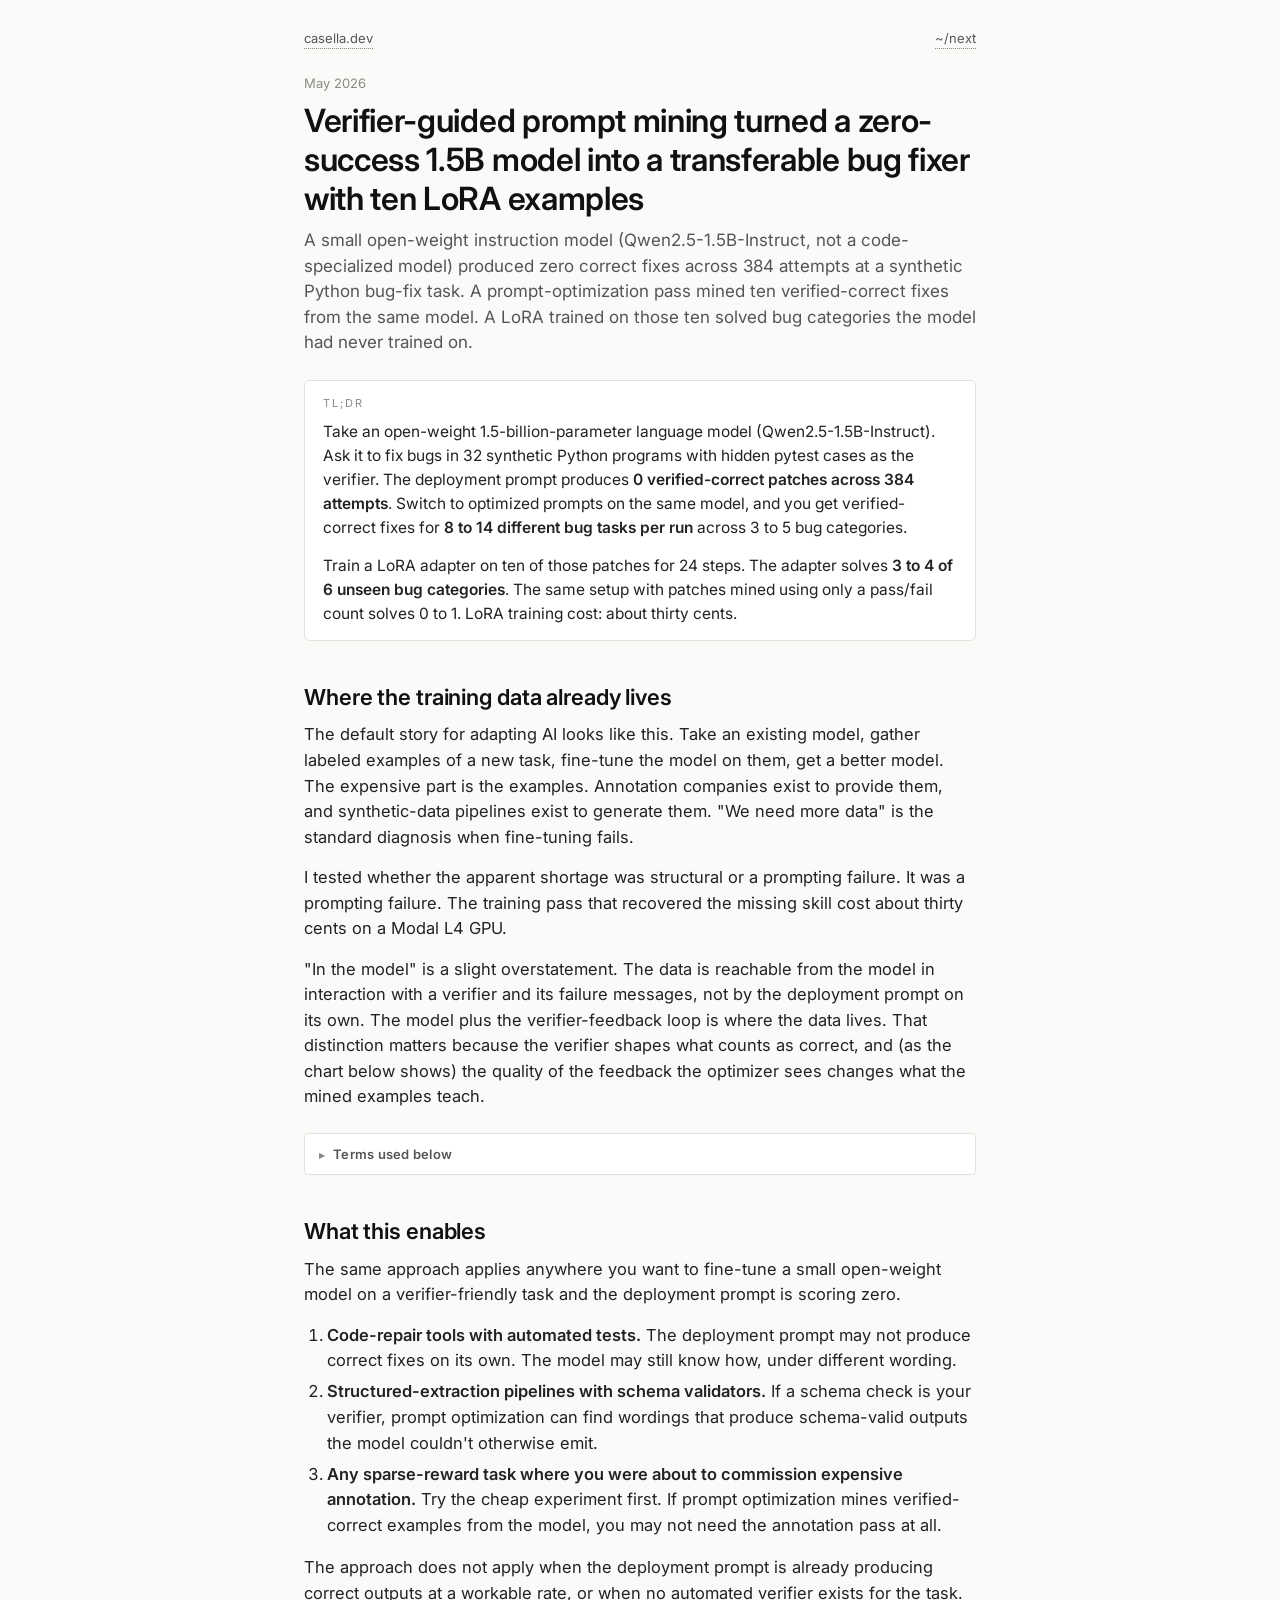
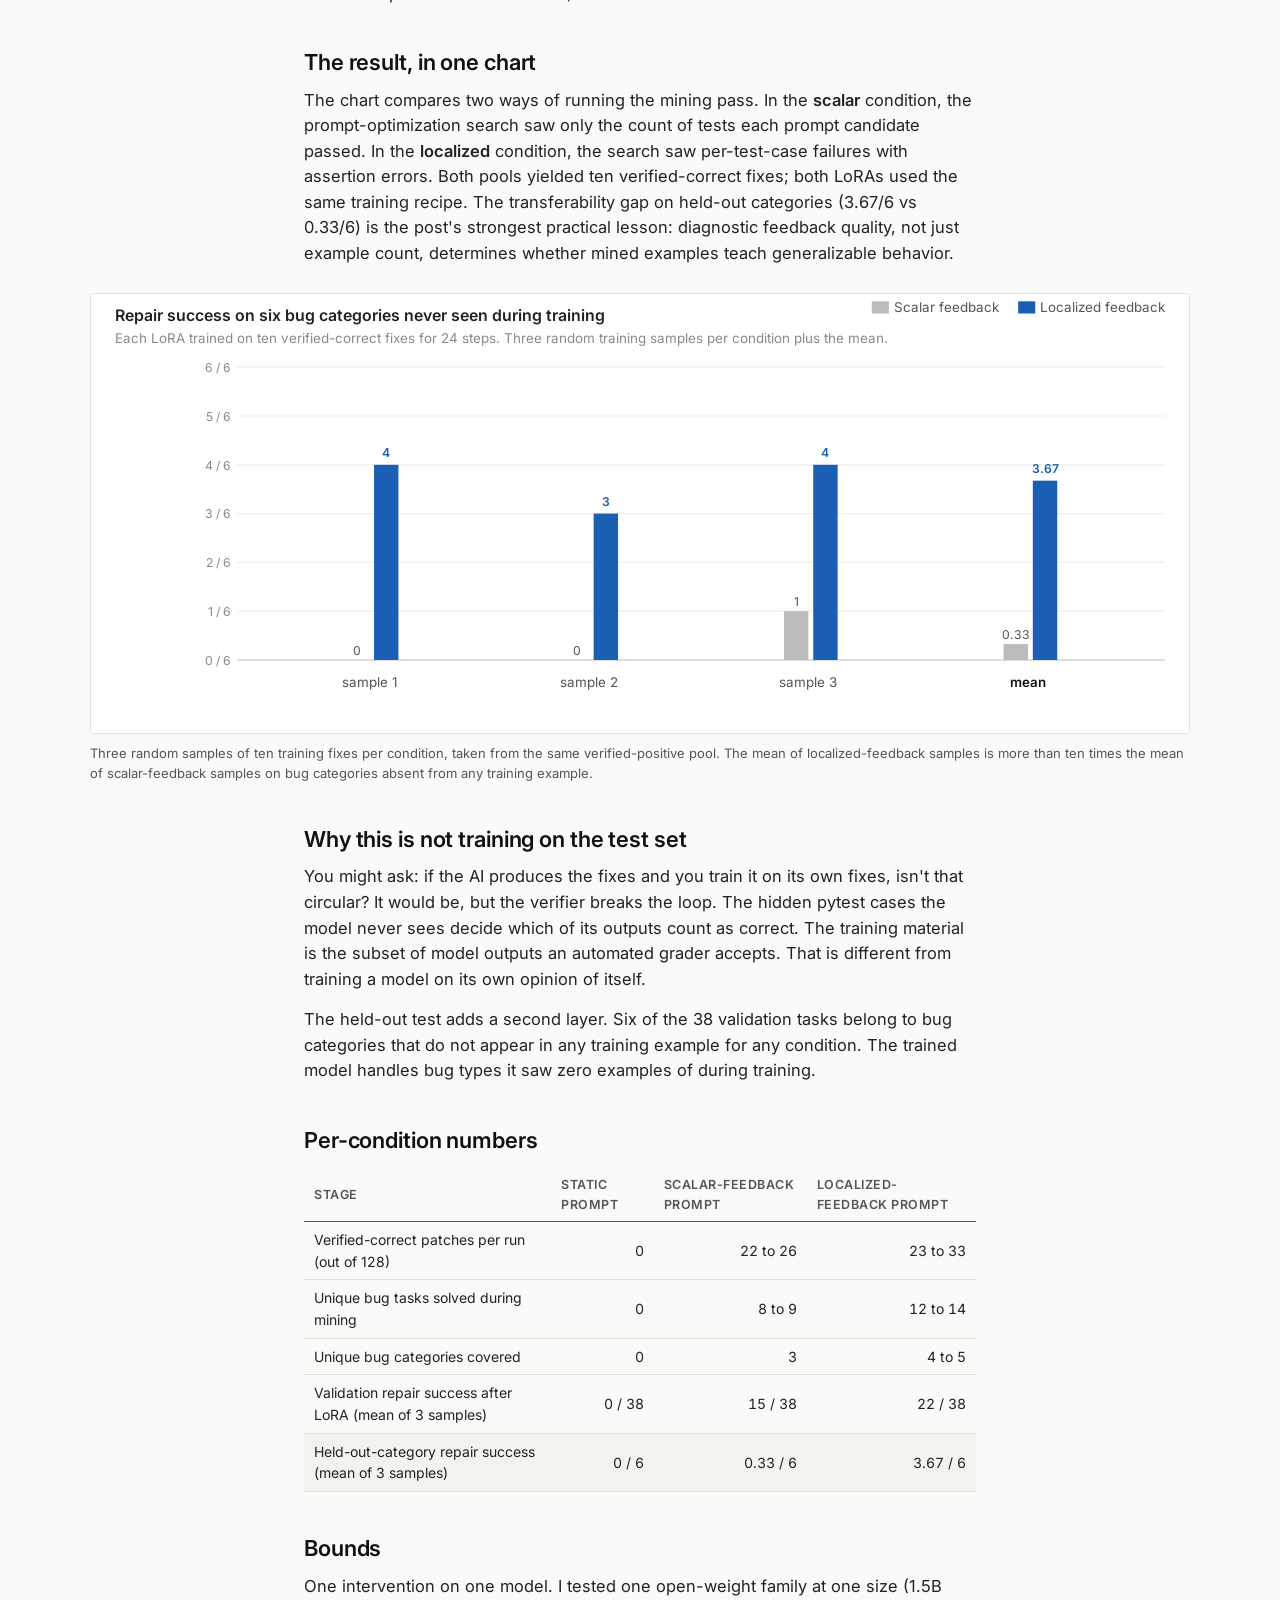
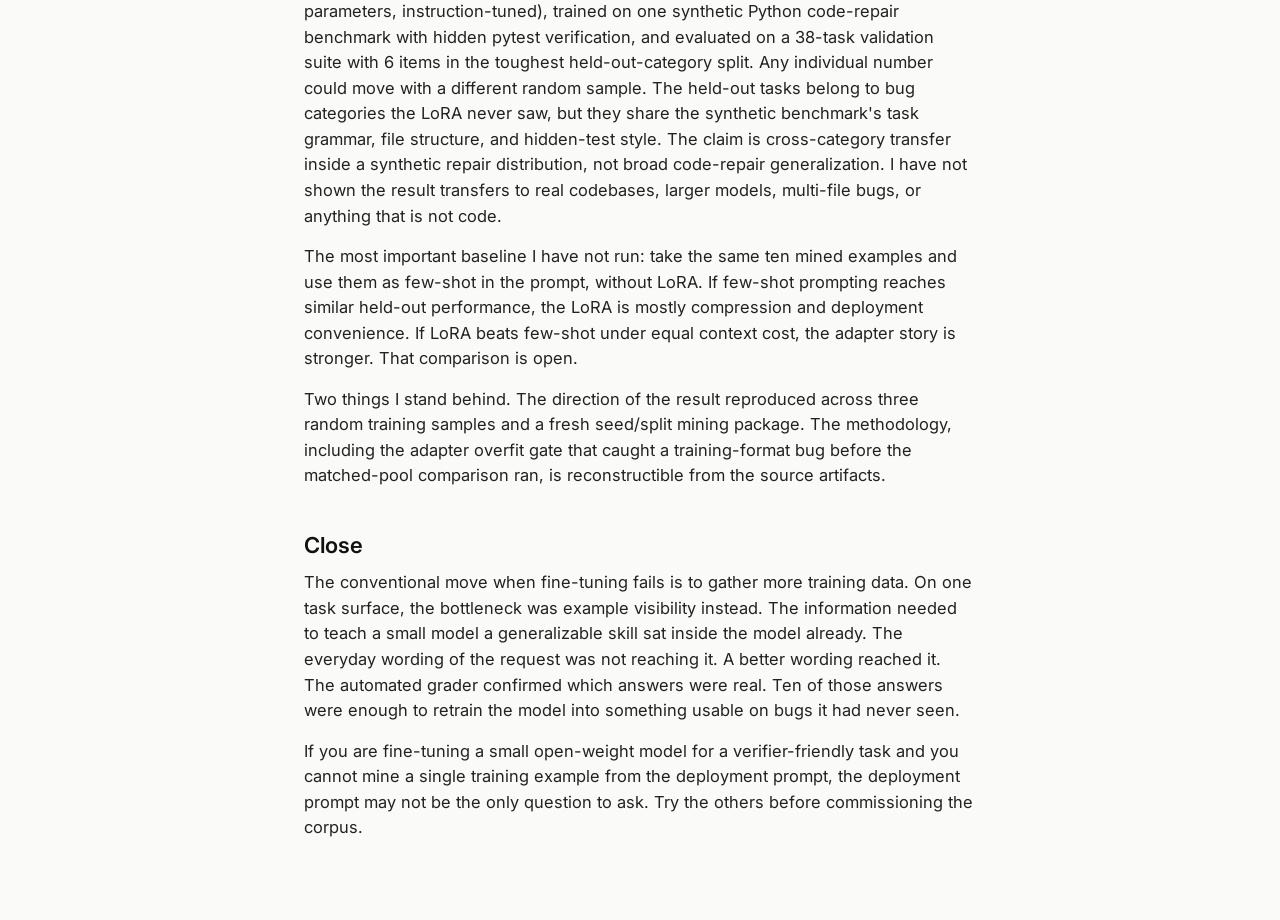
<file: blog_finetuning.html>
<!DOCTYPE html>
<html lang="en">
<head>
  <meta charset="utf-8" />
  <meta name="viewport" content="width=device-width, initial-scale=1" />
  <title>A Transferable 1.5B Bug Fixer from Ten LoRA Examples | Stephen Casella</title>
  <meta name="description" content="An open-weight 1.5B model scored zero verified bug fixes in 384 tries. Verifier-guided prompt mining surfaced ten correct fixes; a LoRA on them generalized to unseen bugs." />
  <meta name="author" content="Stephen Casella" />
  <meta name="robots" content="index, follow" />
  <meta name="theme-color" content="#fafaf8" />
  <link rel="canonical" href="https://casella.dev/blog_finetuning.html" />
  <meta property="og:site_name" content="Stephen Casella" />
  <meta property="og:title" content="From zero verified fixes to a transferable bug fixer" />
  <meta property="og:description" content="Prompt optimization mined ten verified fixes from a 1.5B model; a LoRA on those ten generalized to bug categories it never trained on." />
  <meta property="og:type" content="article" />
  <meta property="og:url" content="https://casella.dev/blog_finetuning.html" />
  <meta property="og:image" content="https://casella.dev/assets/og/blog_finetuning.png" />
  <meta property="og:image:secure_url" content="https://casella.dev/assets/og/blog_finetuning.png" />
  <meta property="og:image:width" content="1200" />
  <meta property="og:image:height" content="630" />
  <meta property="og:image:alt" content="Social card: ten LoRA examples turned a 1.5B model from zero verified fixes into a transferable bug fixer." />
  <meta property="article:author" content="Stephen Casella" />
  <meta property="article:published_time" content="2026-05-26" />
  <meta property="article:modified_time" content="2026-05-31" />
  <meta property="article:tag" content="LoRA fine-tuning" />
  <meta property="article:tag" content="verifier-guided prompt optimization" />
  <meta property="article:tag" content="Qwen2.5-1.5B" />
  <meta name="twitter:card" content="summary_large_image" />
  <meta name="twitter:title" content="From zero verified fixes to a transferable bug fixer" />
  <meta name="twitter:description" content="Prompt optimization mined ten verified fixes from a 1.5B model; a LoRA on those ten generalized to unseen bug categories." />
  <meta name="twitter:image" content="https://casella.dev/assets/og/blog_finetuning.png" />
  <!-- Google tag (gtag.js) -->
  <script async src="https://www.googletagmanager.com/gtag/js?id=G-2RSWDWW67D"></script>
  <script>
    window.dataLayer = window.dataLayer || [];
    function gtag(){dataLayer.push(arguments);}
    gtag('js', new Date());

    gtag('config', 'G-2RSWDWW67D');
  </script>
  <script type="application/ld+json">
    {
      "@context": "https://schema.org",
      "@type": "Article",
      "headline": "Verifier-guided prompt mining turned a zero-success 1.5B model into a transferable bug fixer",
      "description": "An open-weight Qwen2.5-1.5B-Instruct model produced zero verified-correct fixes across 384 attempts. Verifier-guided prompt optimization mined ten correct fixes, and a LoRA trained on those ten generalized to unseen bug categories.",
      "url": "https://casella.dev/blog_finetuning.html",
      "mainEntityOfPage": "https://casella.dev/blog_finetuning.html",
      "image": "https://casella.dev/assets/og/blog_finetuning.png",
      "datePublished": "2026-05-26",
      "dateModified": "2026-05-31",
      "author": {
        "@type": "Person",
        "name": "Stephen Casella",
        "url": "https://casella.dev/",
        "sameAs": [
          "https://github.com/scasella",
          "https://www.linkedin.com/in/stevecasella/"
        ]
      },
      "publisher": {
        "@type": "Person",
        "name": "Stephen Casella",
        "url": "https://casella.dev/"
      },
      "isPartOf": {
        "@type": "WebSite",
        "name": "Stephen Casella",
        "url": "https://casella.dev/"
      },
      "keywords": [
        "LoRA fine-tuning",
        "verifier-guided prompt optimization",
        "prompt mining",
        "Qwen2.5-1.5B-Instruct",
        "automated program repair",
        "reinforcement learning"
      ]
    }
  </script>
  <link rel="icon" href="favicon.svg" type="image/svg+xml" />
  <link rel="preconnect" href="https://fonts.googleapis.com" />
  <link rel="preconnect" href="https://fonts.gstatic.com" crossorigin />
  <link href="https://fonts.googleapis.com/css2?family=Inter:wght@400;500;600&display=swap" rel="stylesheet" />
  <style>
    :root {
      --bg: #fafaf8;
      --paper: #ffffff;
      --fg: #222;
      --fg-mute: #555;
      --fg-faint: #8a8a85;
      --rule: #e2e2dd;
      --hi: #f3f2ec;
      --link: #1a5fb4;
      --link-visited: #5a3aa3;
      --font-sans: 'Inter', -apple-system, BlinkMacSystemFont, 'Segoe UI', Roboto, sans-serif;
      --font-mono: ui-monospace, SFMono-Regular, Menlo, Monaco, Consolas, monospace;
    }
    *, *::before, *::after { box-sizing: border-box; }
    body {
      margin: 0;
      background: var(--bg);
      color: var(--fg);
      font-family: var(--font-sans);
      font-size: 16.5px;
      line-height: 1.55;
      -webkit-font-smoothing: antialiased;
    }
    .site-header {
      max-width: 720px; margin: 0 auto; padding: 28px 24px 0;
      display: flex; justify-content: space-between; align-items: baseline;
      font-size: 13px; color: var(--fg-mute);
    }
    .site-header a { color: var(--fg-mute); text-decoration: none; border-bottom: 1px dotted var(--fg-faint); }
    article {
      max-width: 720px;
      margin: 0 auto;
      padding: 24px 24px 64px;
    }
    .meta {
      color: var(--fg-faint); font-size: 13px;
      margin-bottom: 8px;
    }
    .meta .tag { color: var(--fg-mute); margin-left: 12px; }
    h1 {
      font-size: 32px;
      line-height: 1.22;
      font-weight: 600;
      margin: 0 0 10px;
      letter-spacing: -0.01em;
      color: #111;
    }
    .subtitle {
      color: var(--fg-mute);
      font-size: 17px;
      font-weight: 400;
      line-height: 1.5;
      margin: 0 0 24px;
    }
    h2 {
      font-size: 22px;
      font-weight: 600;
      margin: 1.9em 0 0.5em;
      line-height: 1.3;
      letter-spacing: -0.005em;
      color: #111;
    }
    h3 { font-size: 17px; font-weight: 600; margin: 1.5em 0 0.35em; }
    p { margin: 0 0 0.9em; }
    ul, ol { margin: 0 0 1em; padding-left: 1.4em; }
    li { margin-bottom: 0.35em; }
    a { color: var(--link); text-decoration: underline; text-decoration-color: rgba(26,95,180,0.4); }
    a:visited { color: var(--link-visited); }
    code { font-family: var(--font-mono); font-size: 0.85em; background: var(--hi); padding: 1px 5px; border-radius: 3px; }
    strong { font-weight: 600; }
    em { font-style: italic; }

    blockquote {
      margin: 1em 0;
      padding: 6px 0 6px 18px;
      border-left: 3px solid var(--rule);
      color: var(--fg-mute);
      font-style: normal;
    }
    blockquote p { font-size: 15.5px; margin: 0; }

    .tldr {
      margin: 1.2em 0 1.6em;
      padding: 14px 18px;
      background: var(--paper);
      border: 1px solid var(--rule);
      border-radius: 6px;
      font-size: 15.5px;
    }
    .tldr .label {
      font-size: 11px; letter-spacing: 0.18em; text-transform: uppercase;
      color: var(--fg-faint); margin-bottom: 8px;
    }
    .tldr p:last-child { margin: 0; }

    figure, figure.chart { margin: 1.6em 0; }
    figure svg, figure.chart svg { display: block; width: 100%; height: auto; background: var(--paper); border: 1px solid var(--rule); border-radius: 4px; }
    figcaption { font-size: 13px; color: var(--fg-mute); margin-top: 10px; line-height: 1.5; }
    @media (min-width: 960px) {
      article > figure.chart {
        width: min(1100px, calc(100vw - 3rem));
        max-width: none;
        margin-left: 50%;
        transform: translateX(-50%);
      }
    }

    details.glossary { margin: 1.4em 0; border: 1px solid var(--rule); border-radius: 4px; background: var(--paper); }
    details.glossary > summary { cursor: pointer; padding: 10px 14px; font-size: 13px; font-weight: 600; color: var(--fg-mute); letter-spacing: 0.02em; list-style: none; }
    details.glossary > summary::-webkit-details-marker { display: none; }
    details.glossary > summary::before { content: "▸"; display: inline-block; width: 14px; font-size: 11px; color: var(--fg-faint); }
    details.glossary[open] > summary::before { content: "▾"; }
    details.glossary[open] > summary { border-bottom: 1px solid var(--rule); }
    details.glossary ul { margin: 0; padding: 12px 18px 14px 36px; font-size: 14px; }
    details.glossary li + li { margin-top: 6px; }

    table { width: 100%; border-collapse: collapse; font-size: 14px; margin: 1em 0 1.5em; }
    th, td { text-align: left; padding: 7px 10px; border-bottom: 1px solid var(--rule); }
    th { font-weight: 600; color: var(--fg-mute); font-size: 12.5px; text-transform: uppercase; letter-spacing: 0.04em; border-bottom: 1px solid var(--fg-mute); }
    tr.hl td { background: var(--hi); }
    td.num { font-variant-numeric: tabular-nums; text-align: right; white-space: nowrap; }

    hr { border: 0; border-top: 1px solid var(--rule); margin: 1.8em 0; }
    .footer { font-size: 12.5px; color: var(--fg-faint); }

    @media (max-width: 480px) {
      .site-header { padding: 22px 20px 0; }
      article { padding: 16px 20px 56px; }
      h1 { font-size: 26px; line-height: 1.25; }
      .subtitle { font-size: 16px; }
      h2 { font-size: 20px; }
      table { font-size: 13px; }
      th, td { padding: 6px 8px; }
    }
  </style>
</head>
<body>
  <header class="site-header">
    <a href="index.html">casella.dev</a>
    <a href="blog_diversity.html">~/next</a>
  </header>
  <article>
    <p class="meta">May 2026</p>
    <h1>Verifier-guided prompt mining turned a zero-success 1.5B model into a transferable bug fixer with ten LoRA examples</h1>
    <p class="subtitle">A small open-weight instruction model (Qwen2.5-1.5B-Instruct, not a code-specialized model) produced zero correct fixes across 384 attempts at a synthetic Python bug-fix task. A prompt-optimization pass mined ten verified-correct fixes from the same model. A LoRA trained on those ten solved bug categories the model had never trained on.</p>

    <div class="tldr">
      <div class="label">TL;DR</div>
      <p>Take an open-weight 1.5-billion-parameter language model (Qwen2.5-1.5B-Instruct). Ask it to fix bugs in 32 synthetic Python programs with hidden pytest cases as the verifier. The deployment prompt produces <strong>0 verified-correct patches across 384 attempts</strong>. Switch to optimized prompts on the same model, and you get verified-correct fixes for <strong>8 to 14 different bug tasks per run</strong> across 3 to 5 bug categories.</p>
      <p>Train a LoRA adapter on ten of those patches for 24 steps. The adapter solves <strong>3 to 4 of 6 unseen bug categories</strong>. The same setup with patches mined using only a pass/fail count solves 0 to 1. LoRA training cost: about thirty cents.</p>
    </div>

    <h2>Where the training data already lives</h2>
    <p>The default story for adapting AI looks like this. Take an existing model, gather labeled examples of a new task, fine-tune the model on them, get a better model. The expensive part is the examples. Annotation companies exist to provide them, and synthetic-data pipelines exist to generate them. "We need more data" is the standard diagnosis when fine-tuning fails.</p>
    <p>I tested whether the apparent shortage was structural or a prompting failure. It was a prompting failure. The training pass that recovered the missing skill cost about thirty cents on a Modal L4 GPU.</p>
    <p>"In the model" is a slight overstatement. The data is reachable from the model in interaction with a verifier and its failure messages, not by the deployment prompt on its own. The model plus the verifier-feedback loop is where the data lives. That distinction matters because the verifier shapes what counts as correct, and (as the chart below shows) the quality of the feedback the optimizer sees changes what the mined examples teach.</p>

    <details class="glossary">
      <summary>Terms used below</summary>
      <ul>
        <li><strong>Open-weight model.</strong> A language model whose parameters are publicly downloadable. <code>Qwen2.5-1.5B-Instruct</code> is the model I used.</li>
        <li><strong>Fine-tuning.</strong> Customizing an existing AI model by training it on examples of a specific task.</li>
        <li><strong>LoRA.</strong> Low-Rank Adaptation. A method that fine-tunes a model cheaply by training only a small set of additional parameters and leaving the original weights frozen.</li>
        <li><strong>Verifier.</strong> An automated grader. In my case, a set of hidden pytest cases that decide whether a candidate patch passes.</li>
        <li><strong>Held-out category.</strong> A bug type that does not appear in any training example. The hardest generalization test for the trained model.</li>
        <li><strong>Prompt optimization (GEPA).</strong> An evolutionary search over prompt wordings. The optimizer mutates the prompt, scores how close each variant comes to passing the verifier, and keeps the variants that do best.</li>
        <li><strong>Mining.</strong> Producing model outputs under varied prompts and keeping the ones the verifier accepts.</li>
        <li><strong>Scalar feedback (during mining).</strong> The prompt-optimization run sees only a single overall score per prompt candidate (for example, the count of tests that passed). The search has to infer which wordings help from that one number.</li>
        <li><strong>Localized feedback (during mining).</strong> The prompt-optimization run sees per-test-case detail: which specific tests failed and the assertion errors. The search can target the specific things that broke.</li>
      </ul>
    </details>

    <h2>What this enables</h2>
    <p>The same approach applies anywhere you want to fine-tune a small open-weight model on a verifier-friendly task and the deployment prompt is scoring zero.</p>
    <ol>
      <li><strong>Code-repair tools with automated tests.</strong> The deployment prompt may not produce correct fixes on its own. The model may still know how, under different wording.</li>
      <li><strong>Structured-extraction pipelines with schema validators.</strong> If a schema check is your verifier, prompt optimization can find wordings that produce schema-valid outputs the model couldn't otherwise emit.</li>
      <li><strong>Any sparse-reward task where you were about to commission expensive annotation.</strong> Try the cheap experiment first. If prompt optimization mines verified-correct examples from the model, you may not need the annotation pass at all.</li>
    </ol>
    <p>The approach does not apply when the deployment prompt is already producing correct outputs at a workable rate, or when no automated verifier exists for the task.</p>

    <h2>The result, in one chart</h2>
    <p>The chart compares two ways of running the mining pass. In the <strong>scalar</strong> condition, the prompt-optimization search saw only the count of tests each prompt candidate passed. In the <strong>localized</strong> condition, the search saw per-test-case failures with assertion errors. Both pools yielded ten verified-correct fixes; both LoRAs used the same training recipe. The transferability gap on held-out categories (3.67/6 vs 0.33/6) is the post's strongest practical lesson: diagnostic feedback quality, not just example count, determines whether mined examples teach generalizable behavior.</p>
    <figure class="chart">
      <svg viewBox="0 0 900 360" role="img" aria-label="Category-heldout repair success: scalar-feedback vs localized-feedback adapters across three random training samples and the mean">
        <rect x="0" y="0" width="900" height="360" fill="#ffffff" />
        <text x="20" y="22" fill="#222" font-family="Inter, sans-serif" font-size="13" font-weight="600">Repair success on six bug categories never seen during training</text>
        <text x="20" y="40" fill="#8a8a85" font-family="Inter, sans-serif" font-size="11">Each LoRA trained on ten verified-correct fixes for 24 steps. Three random training samples per condition plus the mean.</text>

        <line x1="120" y1="300" x2="880" y2="300" stroke="#bbb" stroke-width="1" />
        <line x1="120" y1="260" x2="880" y2="260" stroke="#eee" stroke-width="1" />
        <line x1="120" y1="220" x2="880" y2="220" stroke="#eee" stroke-width="1" />
        <line x1="120" y1="180" x2="880" y2="180" stroke="#eee" stroke-width="1" />
        <line x1="120" y1="140" x2="880" y2="140" stroke="#eee" stroke-width="1" />
        <line x1="120" y1="100" x2="880" y2="100" stroke="#eee" stroke-width="1" />
        <line x1="120" y1="60"  x2="880" y2="60"  stroke="#eee" stroke-width="1" />

        <text x="115" y="304" text-anchor="end" fill="#8a8a85" font-family="Inter, sans-serif" font-size="10">0 / 6</text>
        <text x="115" y="264" text-anchor="end" fill="#8a8a85" font-family="Inter, sans-serif" font-size="10">1 / 6</text>
        <text x="115" y="224" text-anchor="end" fill="#8a8a85" font-family="Inter, sans-serif" font-size="10">2 / 6</text>
        <text x="115" y="184" text-anchor="end" fill="#8a8a85" font-family="Inter, sans-serif" font-size="10">3 / 6</text>
        <text x="115" y="144" text-anchor="end" fill="#8a8a85" font-family="Inter, sans-serif" font-size="10">4 / 6</text>
        <text x="115" y="104" text-anchor="end" fill="#8a8a85" font-family="Inter, sans-serif" font-size="10">5 / 6</text>
        <text x="115" y="64"  text-anchor="end" fill="#8a8a85" font-family="Inter, sans-serif" font-size="10">6 / 6</text>

        <!-- Group 1: Sample 1 (subset seed 0) - scalar 0/6, localized 4/6 -->
        <g>
          <rect x="208" y="300" width="20" height="0" fill="#bbb" />
          <rect x="232" y="140" width="20" height="160" fill="#1a5fb4" />
          <text x="218" y="296" text-anchor="middle" fill="#555" font-family="Inter, sans-serif" font-size="10">0</text>
          <text x="242" y="134" text-anchor="middle" fill="#1a5fb4" font-family="Inter, sans-serif" font-size="10" font-weight="600">4</text>
        </g>

        <!-- Group 2: Sample 2 (subset seed 1) - scalar 0/6, localized 3/6 -->
        <g>
          <rect x="388" y="300" width="20" height="0" fill="#bbb" />
          <rect x="412" y="180" width="20" height="120" fill="#1a5fb4" />
          <text x="398" y="296" text-anchor="middle" fill="#555" font-family="Inter, sans-serif" font-size="10">0</text>
          <text x="422" y="174" text-anchor="middle" fill="#1a5fb4" font-family="Inter, sans-serif" font-size="10" font-weight="600">3</text>
        </g>

        <!-- Group 3: Sample 3 (subset seed 2) - scalar 1/6, localized 4/6 -->
        <g>
          <rect x="568" y="260" width="20" height="40" fill="#bbb" />
          <rect x="592" y="140" width="20" height="160" fill="#1a5fb4" />
          <text x="578" y="256" text-anchor="middle" fill="#555" font-family="Inter, sans-serif" font-size="10">1</text>
          <text x="602" y="134" text-anchor="middle" fill="#1a5fb4" font-family="Inter, sans-serif" font-size="10" font-weight="600">4</text>
        </g>

        <!-- Group 4: Mean - scalar 0.33, localized 3.67 -->
        <g>
          <rect x="748" y="287" width="20" height="13" fill="#bbb" />
          <rect x="772" y="153" width="20" height="147" fill="#1a5fb4" />
          <text x="758" y="283" text-anchor="middle" fill="#555" font-family="Inter, sans-serif" font-size="10">0.33</text>
          <text x="782" y="147" text-anchor="middle" fill="#1a5fb4" font-family="Inter, sans-serif" font-size="10" font-weight="600">3.67</text>
        </g>

        <text x="228" y="322" fill="#555" font-family="Inter, sans-serif" font-size="11" text-anchor="middle">sample 1</text>
        <text x="408" y="322" fill="#555" font-family="Inter, sans-serif" font-size="11" text-anchor="middle">sample 2</text>
        <text x="588" y="322" fill="#555" font-family="Inter, sans-serif" font-size="11" text-anchor="middle">sample 3</text>
        <text x="768" y="322" fill="#111" font-family="Inter, sans-serif" font-size="11" text-anchor="middle" font-weight="600">mean</text>

        <rect x="640" y="6" width="14" height="10" fill="#bbb" />
        <text x="658" y="15" fill="#555" font-family="Inter, sans-serif" font-size="11">Scalar feedback</text>
        <rect x="760" y="6" width="14" height="10" fill="#1a5fb4" />
        <text x="778" y="15" fill="#555" font-family="Inter, sans-serif" font-size="11">Localized feedback</text>
      </svg>
      <figcaption>Three random samples of ten training fixes per condition, taken from the same verified-positive pool. The mean of localized-feedback samples is more than ten times the mean of scalar-feedback samples on bug categories absent from any training example.</figcaption>
    </figure>

    <h2>Why this is not training on the test set</h2>
    <p>You might ask: if the AI produces the fixes and you train it on its own fixes, isn't that circular? It would be, but the verifier breaks the loop. The hidden pytest cases the model never sees decide which of its outputs count as correct. The training material is the subset of model outputs an automated grader accepts. That is different from training a model on its own opinion of itself.</p>
    <p>The held-out test adds a second layer. Six of the 38 validation tasks belong to bug categories that do not appear in any training example for any condition. The trained model handles bug types it saw zero examples of during training.</p>

    <h2>Per-condition numbers</h2>
    <table>
      <thead><tr><th>Stage</th><th>Static prompt</th><th>Scalar-feedback prompt</th><th>Localized-feedback prompt</th></tr></thead>
      <tbody>
        <tr><td>Verified-correct patches per run (out of 128)</td><td class="num">0</td><td class="num">22 to 26</td><td class="num">23 to 33</td></tr>
        <tr><td>Unique bug tasks solved during mining</td><td class="num">0</td><td class="num">8 to 9</td><td class="num">12 to 14</td></tr>
        <tr><td>Unique bug categories covered</td><td class="num">0</td><td class="num">3</td><td class="num">4 to 5</td></tr>
        <tr><td>Validation repair success after LoRA (mean of 3 samples)</td><td class="num">0 / 38</td><td class="num">15 / 38</td><td class="num">22 / 38</td></tr>
        <tr class="hl"><td>Held-out-category repair success (mean of 3 samples)</td><td class="num">0 / 6</td><td class="num">0.33 / 6</td><td class="num">3.67 / 6</td></tr>
      </tbody>
    </table>

    <h2>Bounds</h2>
    <p>One intervention on one model. I tested one open-weight family at one size (1.5B parameters, instruction-tuned), trained on one synthetic Python code-repair benchmark with hidden pytest verification, and evaluated on a 38-task validation suite with 6 items in the toughest held-out-category split. Any individual number could move with a different random sample. The held-out tasks belong to bug categories the LoRA never saw, but they share the synthetic benchmark's task grammar, file structure, and hidden-test style. The claim is cross-category transfer inside a synthetic repair distribution, not broad code-repair generalization. I have not shown the result transfers to real codebases, larger models, multi-file bugs, or anything that is not code.</p>
    <p>The most important baseline I have not run: take the same ten mined examples and use them as few-shot in the prompt, without LoRA. If few-shot prompting reaches similar held-out performance, the LoRA is mostly compression and deployment convenience. If LoRA beats few-shot under equal context cost, the adapter story is stronger. That comparison is open.</p>
    <p>Two things I stand behind. The direction of the result reproduced across three random training samples and a fresh seed/split mining package. The methodology, including the adapter overfit gate that caught a training-format bug before the matched-pool comparison ran, is reconstructible from the source artifacts.</p>

    <h2>Close</h2>
    <p>The conventional move when fine-tuning fails is to gather more training data. On one task surface, the bottleneck was example visibility instead. The information needed to teach a small model a generalizable skill sat inside the model already. The everyday wording of the request was not reaching it. A better wording reached it. The automated grader confirmed which answers were real. Ten of those answers were enough to retrain the model into something usable on bugs it had never seen.</p>
    <p>If you are fine-tuning a small open-weight model for a verifier-friendly task and you cannot mine a single training example from the deployment prompt, the deployment prompt may not be the only question to ask. Try the others before commissioning the corpus.</p>

  </article>
</body>
</html>
</file>
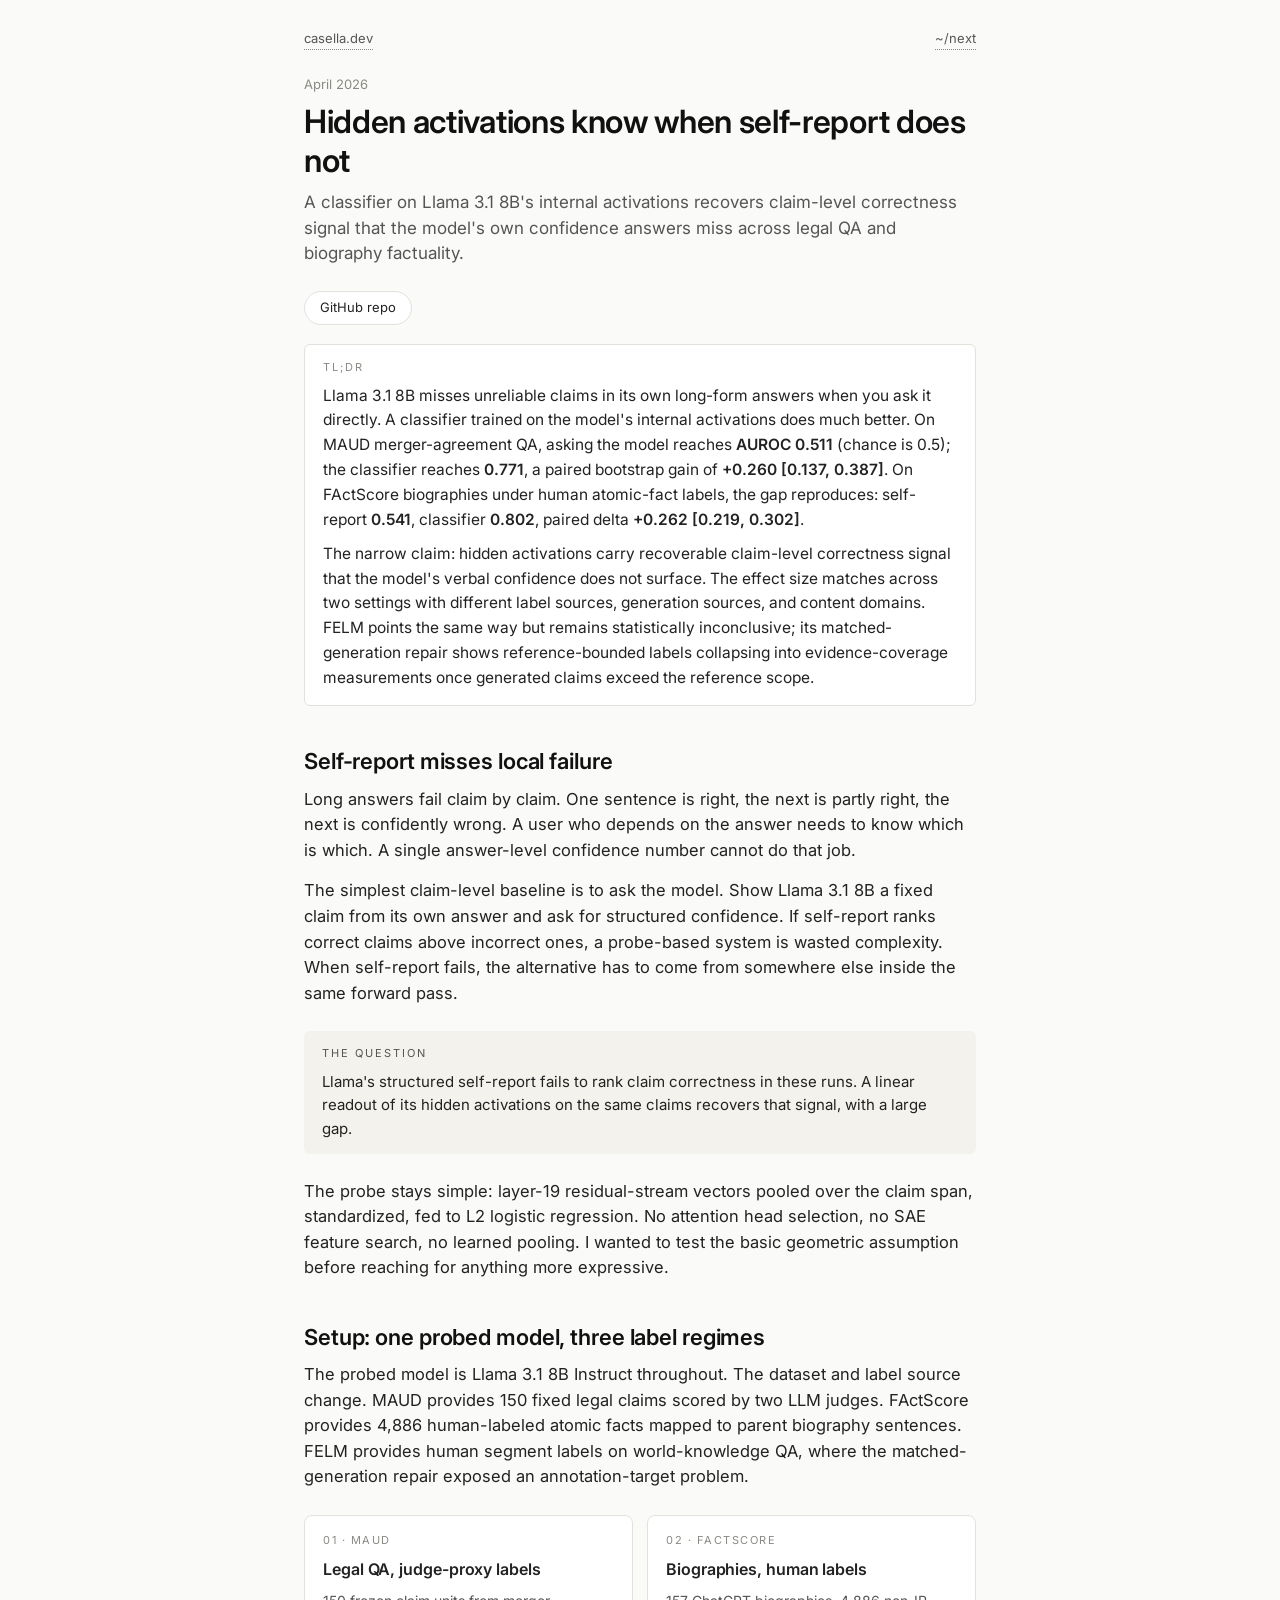
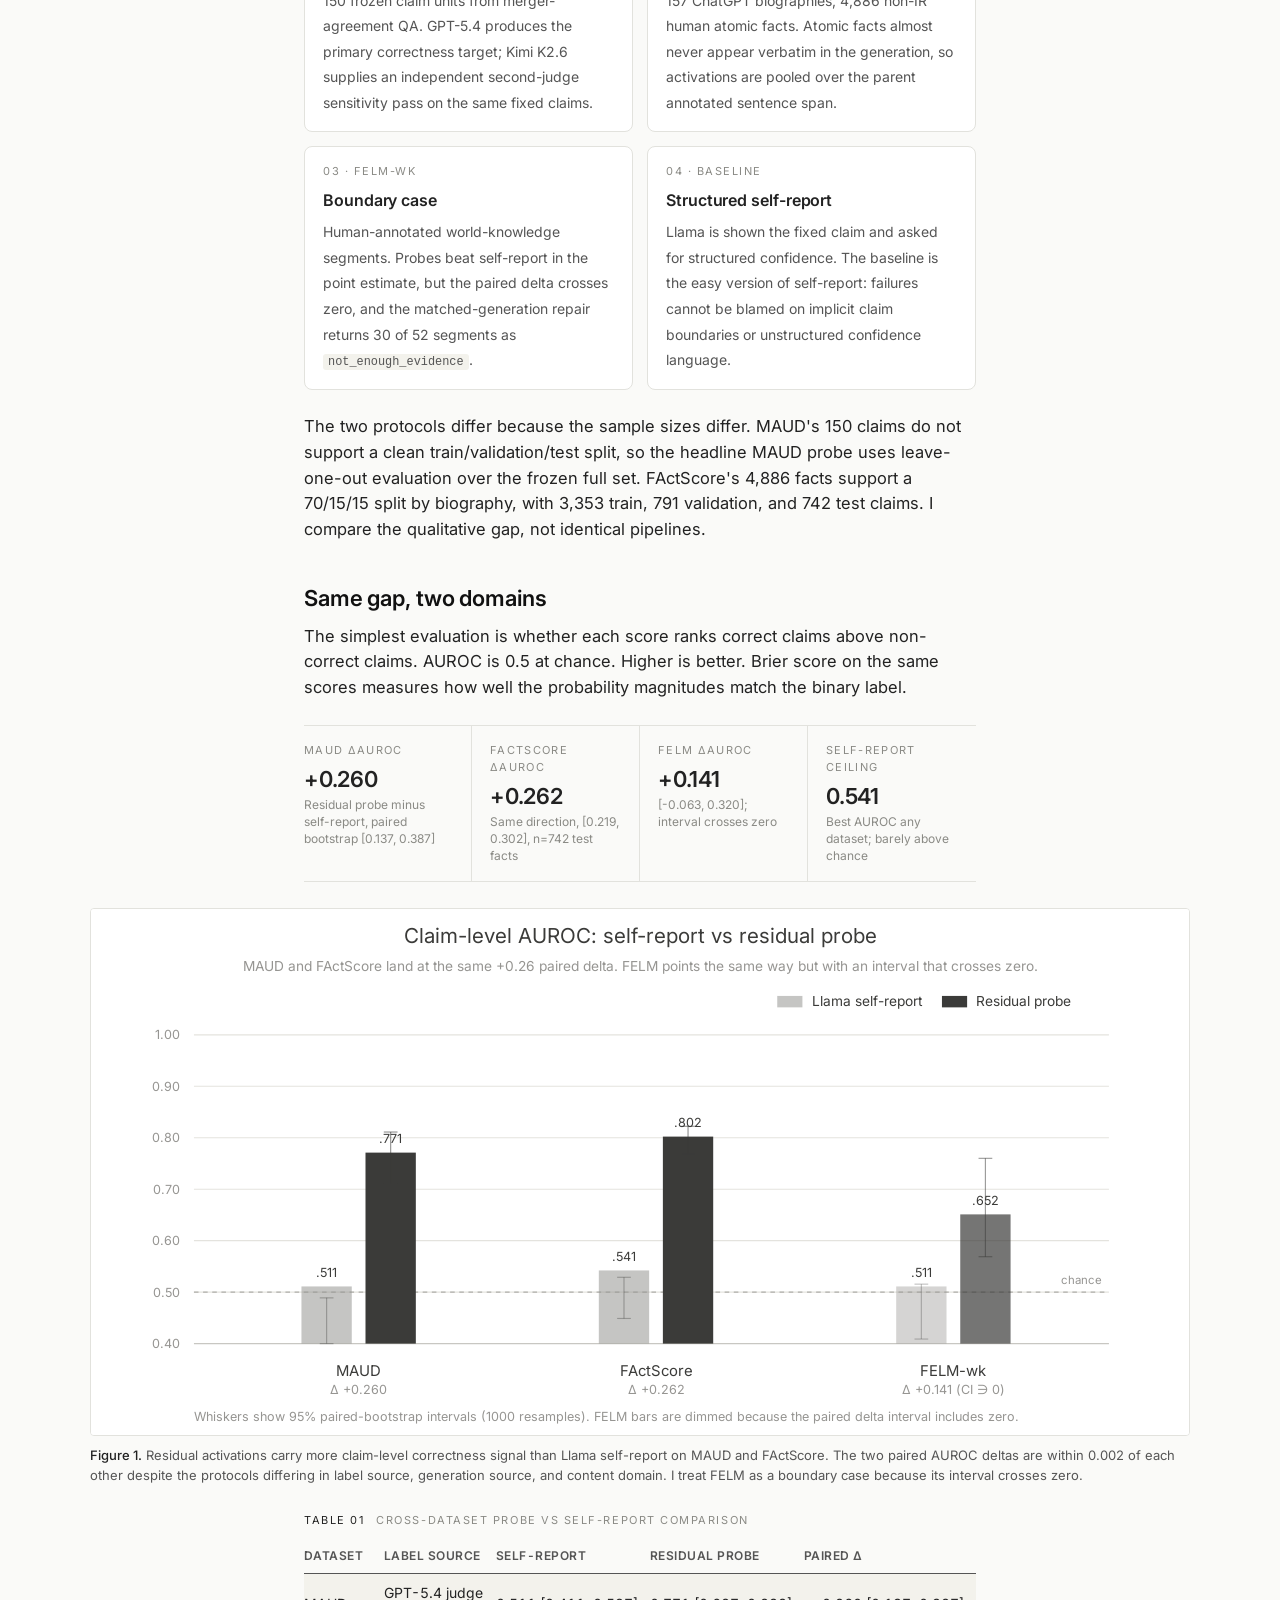
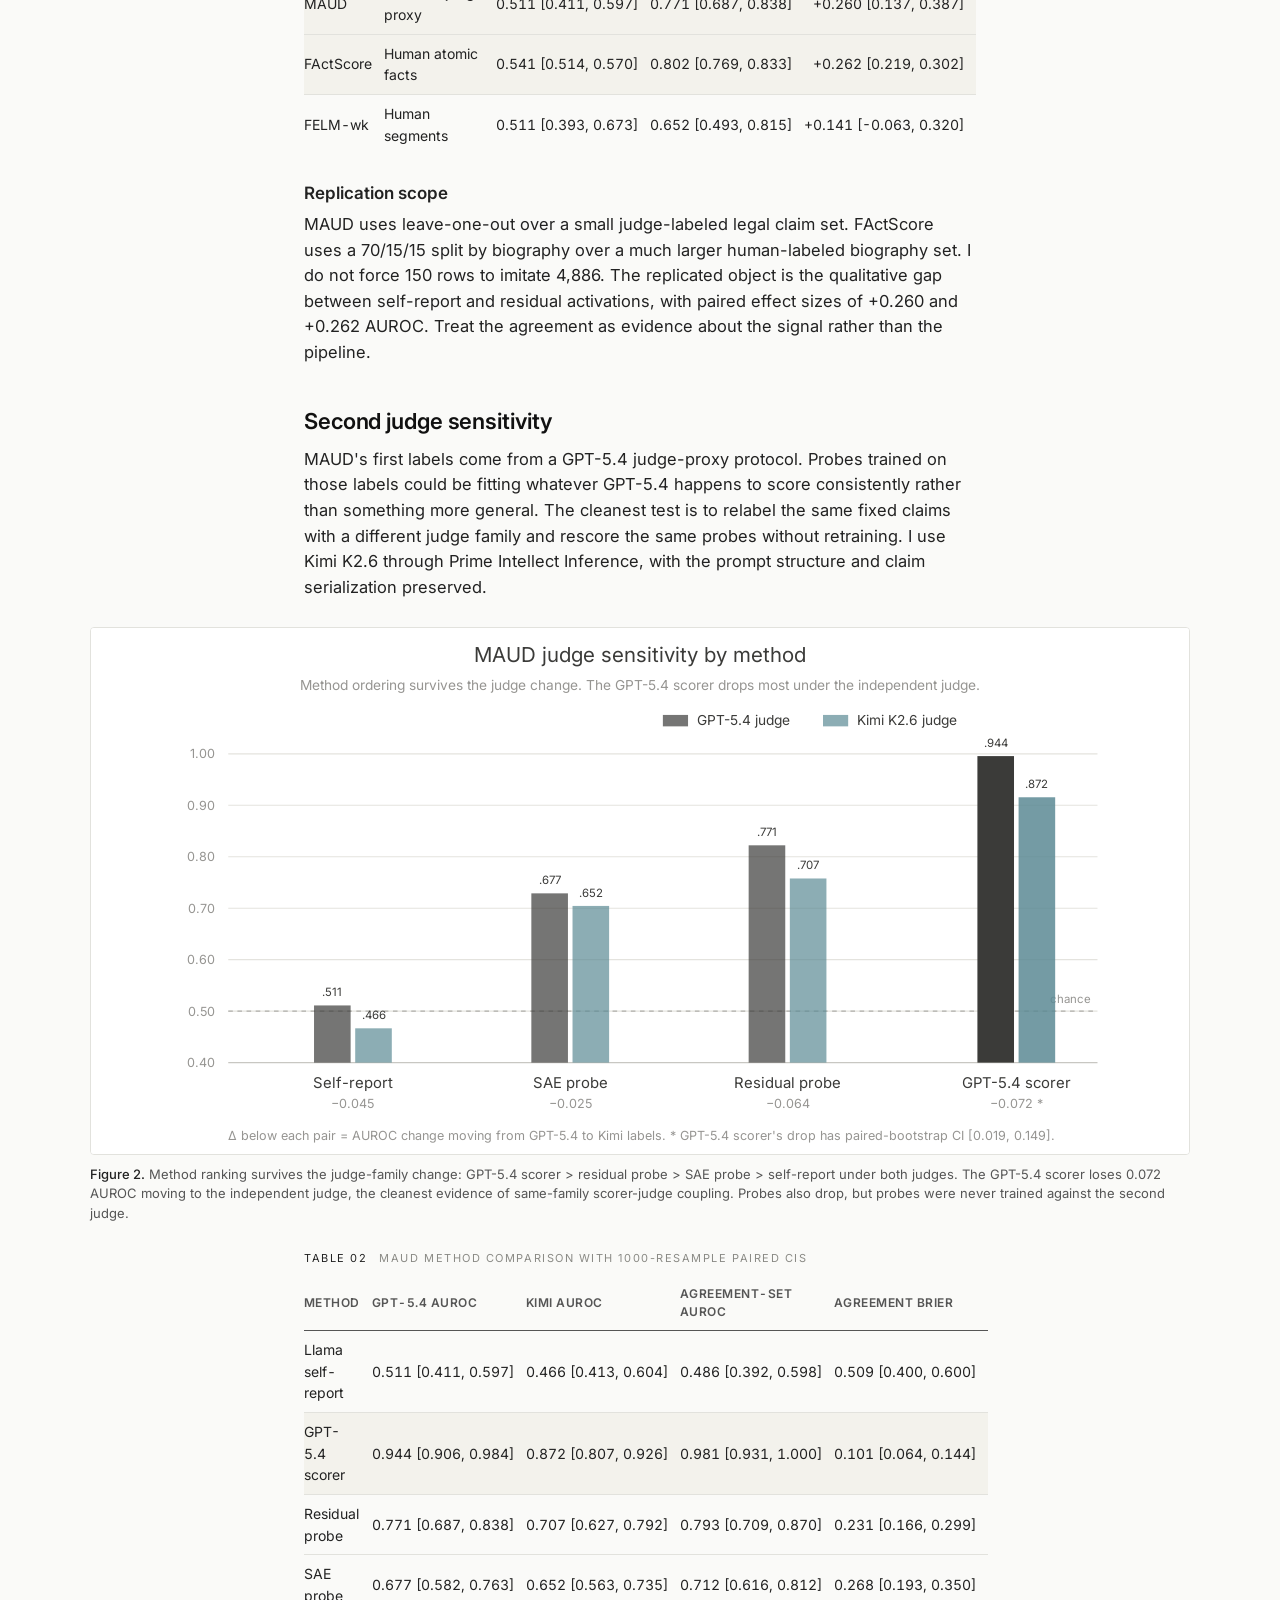
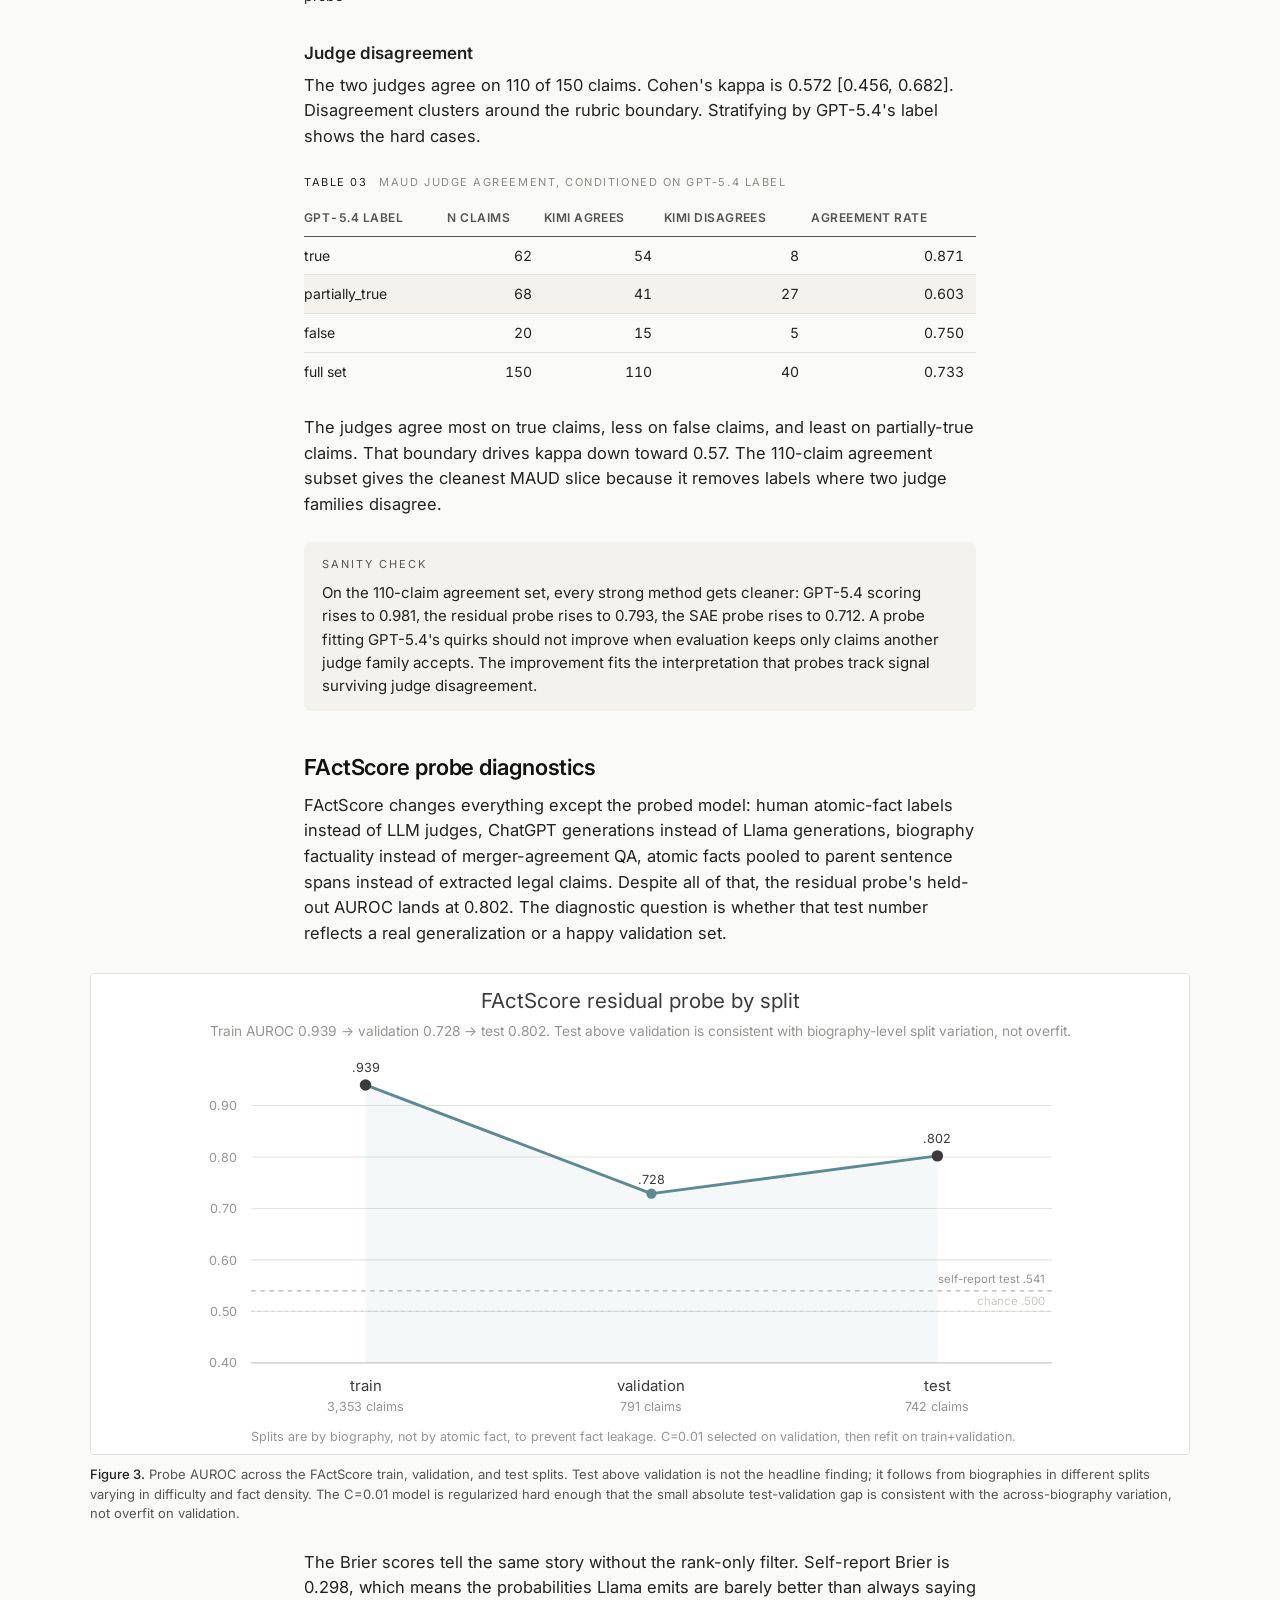
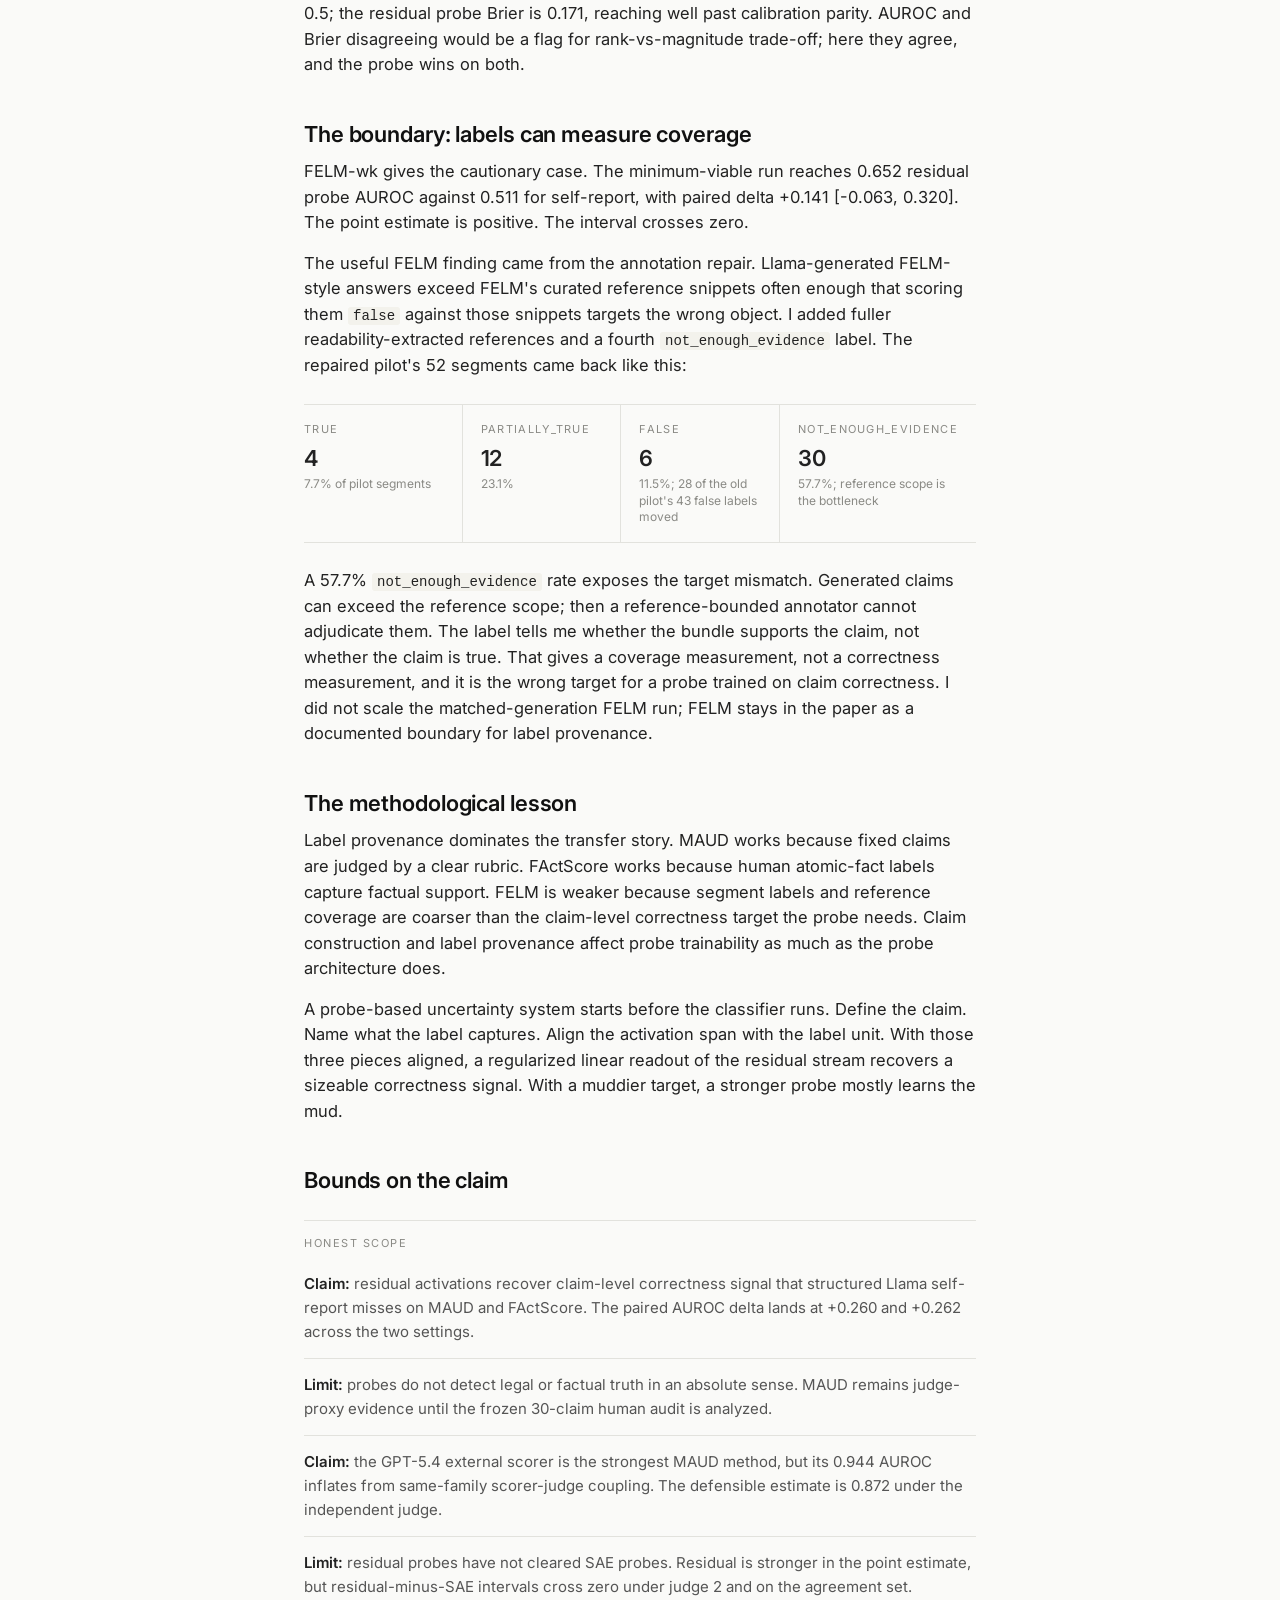
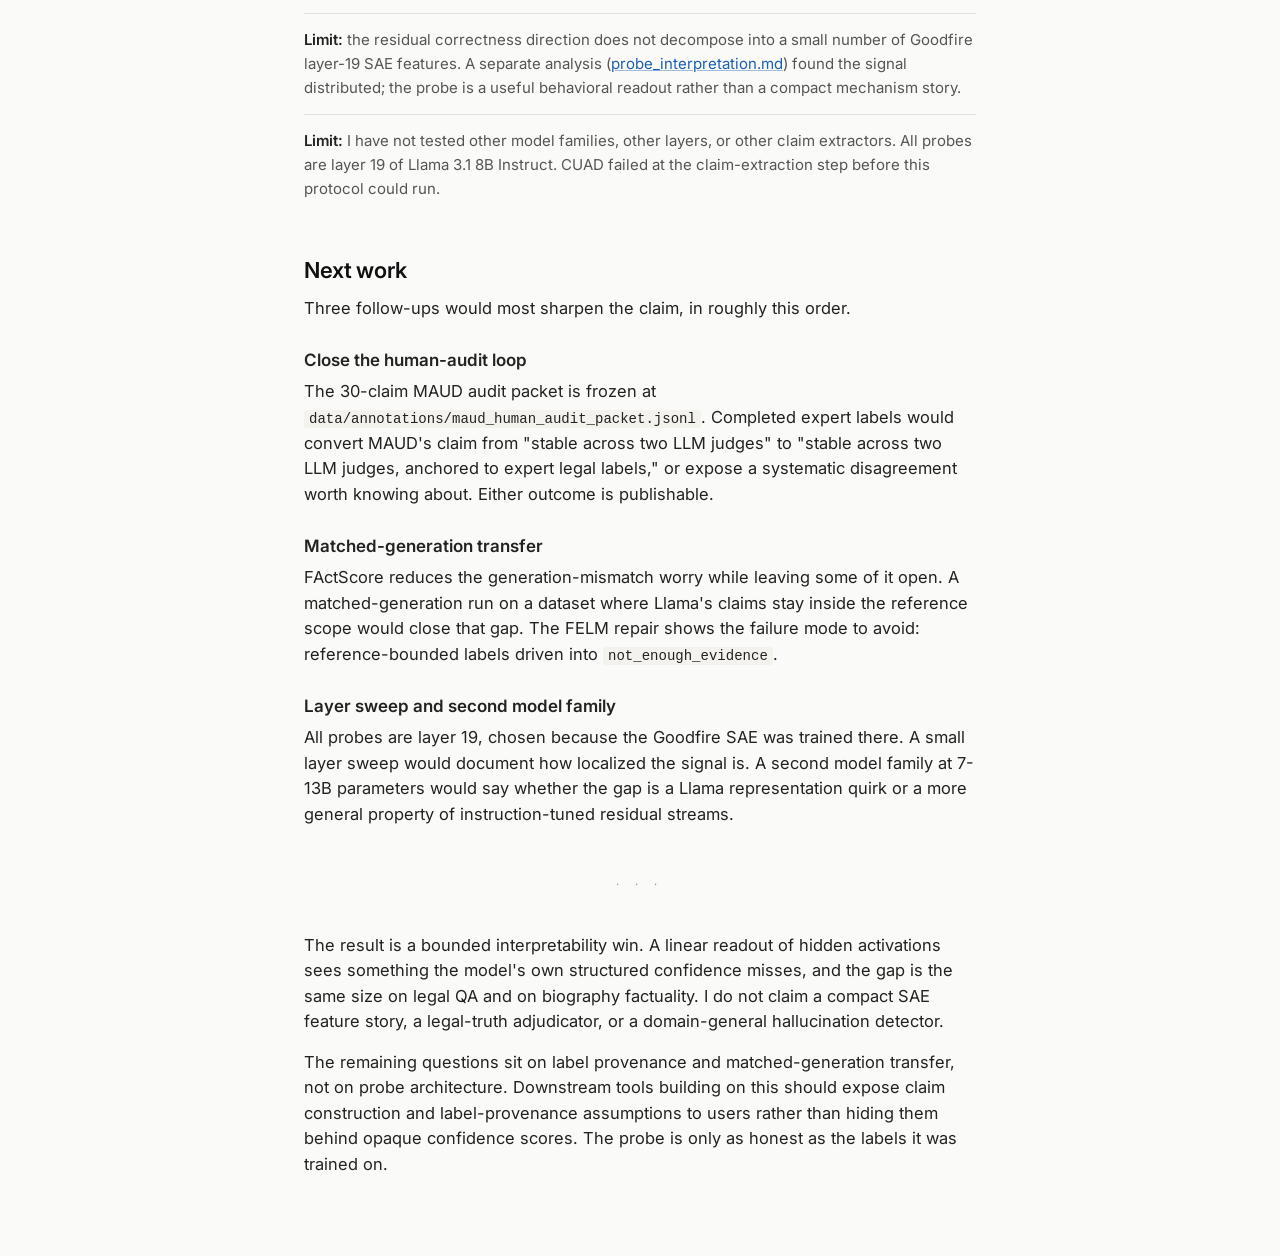
<file: blog_interp.html>
<!DOCTYPE html>
<html lang="en">
<head>
  <meta charset="utf-8" />
  <meta name="viewport" content="width=device-width, initial-scale=1" />
  <title>Hidden Activations Know When Self-Report Does Not | Stephen Casella</title>
  <meta name="description" content="A claim-level uncertainty study: Llama 3.1 8B's structured confidence is near-random on MAUD legal QA and FActScore biographies. A linear readout of layer-19 residual activations recovers correctness signal that the model's own answer does not surface." />
  <meta name="author" content="Stephen Casella" />
  <meta name="robots" content="index, follow" />
  <meta name="theme-color" content="#fafaf8" />
  <link rel="canonical" href="https://casella.dev/blog_interp.html" />
  <meta property="og:site_name" content="Stephen Casella" />
  <meta property="og:title" content="Hidden activations know when self-report does not" />
  <meta property="og:description" content="Linear probes on Llama residual activations recover claim-level correctness signal that structured self-report misses across MAUD and FActScore." />
  <meta property="og:type" content="article" />
  <meta property="og:url" content="https://casella.dev/blog_interp.html" />
  <meta property="og:image" content="https://casella.dev/assets/project-diagrams/activation-probes-claim-correctness.png" />
  <meta property="og:image:secure_url" content="https://casella.dev/assets/project-diagrams/activation-probes-claim-correctness.png" />
  <meta property="og:image:width" content="900" />
  <meta property="og:image:height" content="600" />
  <meta property="og:image:alt" content="Diagram showing claims, hidden activations, a linear probe, and claim-level correctness scores" />
  <meta property="article:author" content="Stephen Casella" />
  <meta property="article:published_time" content="2026-04-25" />
  <meta property="article:modified_time" content="2026-04-26" />
  <meta property="article:tag" content="mechanistic interpretability" />
  <meta property="article:tag" content="activation probes" />
  <meta property="article:tag" content="claim-level correctness" />
  <meta name="twitter:card" content="summary_large_image" />
  <meta name="twitter:title" content="Hidden activations know when self-report does not" />
  <meta name="twitter:description" content="Linear probes on Llama residual activations recover claim-level correctness signal that structured self-report misses." />
  <meta name="twitter:image" content="https://casella.dev/assets/project-diagrams/activation-probes-claim-correctness.png" />
  <!-- Google tag (gtag.js) -->
  <script async src="https://www.googletagmanager.com/gtag/js?id=G-2RSWDWW67D"></script>
  <script>
    window.dataLayer = window.dataLayer || [];
    function gtag(){dataLayer.push(arguments);}
    gtag('js', new Date());

    gtag('config', 'G-2RSWDWW67D');
  </script>
  <script type="application/ld+json">
    {
      "@context": "https://schema.org",
      "@type": "Article",
      "headline": "Hidden activations know when self-report does not",
      "description": "Linear probes on Llama residual activations recover claim-level correctness signal that structured self-report misses across MAUD and FActScore.",
      "url": "https://casella.dev/blog_interp.html",
      "mainEntityOfPage": "https://casella.dev/blog_interp.html",
      "image": "https://casella.dev/assets/project-diagrams/activation-probes-claim-correctness.png",
      "datePublished": "2026-04-25",
      "dateModified": "2026-04-26",
      "author": {
        "@type": "Person",
        "name": "Stephen Casella",
        "url": "https://casella.dev/",
        "sameAs": [
          "https://github.com/scasella",
          "https://www.linkedin.com/in/stevecasella/"
        ]
      },
      "publisher": {
        "@type": "Person",
        "name": "Stephen Casella",
        "url": "https://casella.dev/"
      },
      "isPartOf": {
        "@type": "WebSite",
        "name": "Stephen Casella",
        "url": "https://casella.dev/"
      },
      "keywords": [
        "activation probes",
        "mechanistic interpretability",
        "claim-level correctness",
        "Llama 3.1",
        "FActScore",
        "MAUD"
      ],
      "codeRepository": "https://github.com/scasella/activation-probes-claim-correctness"
    }
  </script>
  <link rel="icon" href="favicon.svg" type="image/svg+xml" />
  <link rel="preconnect" href="https://fonts.googleapis.com" />
  <link rel="preconnect" href="https://fonts.gstatic.com" crossorigin />
  <link href="https://fonts.googleapis.com/css2?family=Inter:wght@400;500;600&display=swap" rel="stylesheet" />
  <style>
    :root {
      --bg:           #fafaf8;
      --paper:        #ffffff;
      --fg:           #222;
      --fg-mute:      #555;
      --fg-faint:     #8a8a85;
      --rule:         #e2e2dd;
      --hi:           #f3f2ec;
      --link:         #1a5fb4;
      --link-visited: #5a3aa3;
      --font-sans:    'Inter', -apple-system, BlinkMacSystemFont, 'Segoe UI', Roboto, sans-serif;
      --font-mono:    ui-monospace, SFMono-Regular, Menlo, Monaco, Consolas, monospace;
    }
    *, *::before, *::after { box-sizing: border-box; margin: 0; padding: 0; }
    body {
      background: var(--bg);
      color: var(--fg);
      font-family: var(--font-sans);
      font-size: 16.5px;
      line-height: 1.55;
      -webkit-font-smoothing: antialiased;
    }
    ::selection { background: rgba(0,0,0,0.08); color: inherit; }

    .site-header {
      max-width: 720px; margin: 0 auto; padding: 28px 24px 0;
      display: flex; justify-content: space-between; align-items: baseline;
      font-size: 13px; color: var(--fg-mute);
    }
    .site-header a {
      color: var(--fg-mute); text-decoration: none;
      border-bottom: 1px dotted var(--fg-faint); padding-bottom: 1px;
    }
    .site-header a:hover { color: var(--fg); border-bottom-color: var(--fg); }

    article {
      max-width: 720px;
      margin: 0 auto;
      padding: 24px 24px 64px;
    }
    .meta, .date {
      color: var(--fg-faint); font-size: 13px;
      margin-bottom: 8px; text-transform: none; letter-spacing: 0;
    }

    h1 {
      font-size: 32px; line-height: 1.22; font-weight: 600;
      margin: 0 0 10px; letter-spacing: -0.01em; color: #111;
    }
    .subtitle {
      color: var(--fg-mute); font-size: 17px; font-weight: 400;
      line-height: 1.5; margin: 0 0 24px;
    }
    h2 {
      font-size: 22px; font-weight: 600; line-height: 1.3;
      margin: 1.9em 0 0.5em; letter-spacing: -0.005em; color: #111;
    }
    h3 { font-size: 17px; font-weight: 600; margin: 1.5em 0 0.35em; }

    p { margin: 0 0 0.9em; }
    ul, ol { margin: 0 0 1em; padding-left: 1.4em; }
    li { margin-bottom: 0.35em; }
    li::marker { color: var(--fg-faint); }

    a { color: var(--link); text-decoration: underline; text-decoration-color: rgba(26,95,180,0.4); }
    a:visited { color: var(--link-visited); }
    a:hover { text-decoration-color: var(--link); }

    code {
      font-family: var(--font-mono); font-size: 0.85em;
      background: var(--hi); padding: 1px 5px; border-radius: 3px;
    }
    pre {
      background: var(--hi); padding: 14px 18px; border-radius: 8px;
      overflow-x: auto; margin: 1em 0; font-size: 13px; line-height: 1.55;
      white-space: pre-wrap; word-break: break-word;
    }
    pre code { background: none; padding: 0; border-radius: 0; font-size: inherit; }
    strong { font-weight: 600; color: var(--fg); }
    em { font-style: italic; }

    blockquote {
      margin: 1em 0; padding: 6px 0 6px 18px;
      border-left: 3px solid var(--rule); color: var(--fg-mute);
    }
    blockquote p { font-size: 15.5px; margin: 0; }

    /* Paper links / pill button */
    .paper-links {
      display: flex; align-items: center; gap: 0.75rem;
      margin: 18px 0 8px; flex-wrap: wrap;
    }
    .paper-links .btn-pill {
      font-size: 13px; line-height: 1; color: var(--fg);
      text-decoration: none; background: var(--paper);
      border: 1px solid var(--rule); border-radius: 999px;
      padding: 0.55rem 0.95rem 0.65rem;
      transition: background 200ms ease;
    }
    .paper-links .btn-pill:hover { background: var(--hi); }

    /* TL;DR */
    .tldr {
      margin: 1.2em 0 1.6em;
      padding: 14px 18px;
      background: var(--paper);
      border: 1px solid var(--rule);
      border-radius: 6px;
      font-size: 15.5px;
    }
    .tldr-label, .tldr .label {
      display: block;
      font-size: 11px; letter-spacing: 0.18em; text-transform: uppercase;
      color: var(--fg-faint); margin-bottom: 8px;
    }
    .tldr p { font-size: 15.5px; line-height: 1.6; color: var(--fg); margin: 0; }
    .tldr p + p { margin-top: 0.6em; }

    /* Callout */
    .callout {
      margin: 1.5em 0; padding: 14px 18px;
      background: var(--hi); border-radius: 6px;
    }
    .callout-label {
      display: block;
      font-size: 11px; letter-spacing: 0.18em; text-transform: uppercase;
      color: var(--fg-mute); margin-bottom: 8px;
    }
    .callout p { font-size: 15px; line-height: 1.55; color: var(--fg); margin: 0; }

    /* Stat row */
    .stat-row {
      display: grid;
      grid-template-columns: repeat(2, 1fr);
      gap: 0;
      margin: 1.5em 0;
      border-top: 1px solid var(--rule);
      border-bottom: 1px solid var(--rule);
    }
    @media (min-width: 600px) {
      .stat-row { grid-template-columns: repeat(4, 1fr); }
    }
    .stat {
      padding: 16px 18px;
      border-right: 1px solid var(--rule);
    }
    .stat:first-child { padding-left: 0; }
    .stat:last-child { border-right: 0; }
    @media (max-width: 599px) {
      .stat:nth-child(2n) { border-right: 0; }
      .stat:nth-child(n+3) { border-top: 1px solid var(--rule); }
    }
    .stat .k {
      display: block;
      font-size: 11px; letter-spacing: 0.12em; text-transform: uppercase;
      color: var(--fg-faint); margin-bottom: 8px;
    }
    .stat .v {
      font-size: 22px; font-weight: 600; color: var(--fg);
      line-height: 1.1; letter-spacing: -0.01em;
    }
    .stat .s {
      font-size: 12px; color: var(--fg-faint);
      margin-top: 6px; line-height: 1.4;
    }

    /* Mode grid */
    .mode-grid {
      display: grid;
      grid-template-columns: 1fr;
      gap: 14px;
      margin: 1.5em 0;
    }
    @media (min-width: 600px) { .mode-grid { grid-template-columns: repeat(2, 1fr); } }
    .mode-card {
      background: var(--paper);
      border-radius: 8px;
      padding: 16px 18px;
      border: 1px solid var(--rule);
    }
    .mode-card .tag {
      display: block;
      font-size: 11px; letter-spacing: 0.14em; text-transform: uppercase;
      color: var(--fg-faint); margin-bottom: 8px;
    }
    .mode-card .t {
      display: block;
      font-size: 16px; font-weight: 600; color: var(--fg);
      margin-bottom: 6px; letter-spacing: -0.005em;
    }
    .mode-card .desc {
      font-size: 14px; line-height: 1.5; color: var(--fg-mute);
    }

    /* Table */
    .table-wrap { margin: 1.5em 0; }
    .table-label {
      font-size: 11px; letter-spacing: 0.14em; text-transform: uppercase;
      color: var(--fg-faint); margin-bottom: 10px;
    }
    .table-label .id { color: var(--fg); margin-right: 12px; }
    table {
      width: 100%; border-collapse: collapse; font-size: 14px;
      font-variant-numeric: tabular-nums;
    }
    th, td {
      padding: 8px 12px 8px 0; text-align: left;
      border-bottom: 1px solid var(--rule); color: var(--fg);
    }
    th {
      font-weight: 600; color: var(--fg-mute);
      font-size: 12px; text-transform: uppercase; letter-spacing: 0.04em;
      border-bottom: 1px solid var(--fg-mute);
    }
    td.num { text-align: right; white-space: nowrap; }
    td.pos { color: var(--fg); }
    td.neg { color: var(--fg-faint); }
    tr:last-child td { border-bottom: none; }
    tr.highlight td { background: var(--hi); }
    tr.totals td { border-top: 1px solid var(--fg-mute); }

    /* Figure / chart */
    figure.chart, figure { margin: 1.6em 0; }
    figure svg, figure.chart svg {
      display: block; width: 100%; height: auto;
      background: var(--paper);
      border: 1px solid var(--rule);
      border-radius: 4px;
    }
    figcaption {
      font-size: 13px; color: var(--fg-mute);
      line-height: 1.5; margin-top: 10px;
    }
    figcaption strong { color: var(--fg); font-weight: 500; }
    @media (min-width: 960px) {
      article > figure.chart, .body-main > figure.chart {
        width: min(1100px, calc(100vw - 3rem));
        max-width: none;
        margin-left: 50%;
        transform: translateX(-50%);
      }
    }

    /* Neg list */
    .neg-list {
      margin: 1.5em 0;
      border-top: 1px solid var(--rule);
    }
    .neg-list-label {
      display: block;
      font-size: 11px; letter-spacing: 0.14em; text-transform: uppercase;
      color: var(--fg-faint); margin: 14px 0 6px;
    }
    .neg-list ul { list-style: none; padding: 0; margin: 0; }
    .neg-list li {
      padding: 14px 0; border-bottom: 1px solid var(--rule);
      font-size: 15px; line-height: 1.6; color: var(--fg-mute);
      margin-bottom: 0;
    }
    .neg-list li:last-child { border-bottom: 0; }
    .neg-list li strong { color: var(--fg); font-weight: 600; }

    /* Break */
    .break {
      display: flex; align-items: center; justify-content: center;
      margin: 3rem 0 2.5rem;
      color: var(--fg-faint);
      font-size: 11px; letter-spacing: 0.6em;
    }

    hr { border: 0; border-top: 1px solid var(--rule); margin: 1.8em 0; }
    .footer { font-size: 12.5px; color: var(--fg-faint); }

    @media (max-width: 480px) {
      .site-header { padding: 22px 20px 0; }
      article { padding: 16px 20px 56px; }
      h1 { font-size: 28px; }
      .subtitle { font-size: 16px; }
      .stat-row { grid-template-columns: 1fr; }
      .mode-grid { grid-template-columns: 1fr; }
    }
  </style>
</head>
<body>
  <header class="site-header">
    <a href="index.html">casella.dev</a>
    <a href="blog_multipersona.html">~/next</a>
  </header>
  <article>

        <p class="meta">April 2026</p>
        <h1>Hidden activations know when self-report does not</h1>
        <p class="subtitle">A classifier on Llama 3.1 8B's internal activations recovers claim-level correctness signal that the model's own confidence answers miss across legal QA and biography factuality.</p>

        <div class="paper-links">
          <a href="https://github.com/scasella/activation-probes-claim-correctness" class="btn-pill">GitHub repo</a>
        </div>

        <div class="tldr">
              <span class="tldr-label">TL;DR</span>
              <p>
                Llama 3.1 8B misses unreliable claims in its own long-form answers when you ask it directly. A classifier trained on the model's internal activations does much better. On MAUD merger-agreement QA, asking the model reaches <strong>AUROC 0.511</strong> (chance is 0.5); the classifier reaches <strong>0.771</strong>, a paired bootstrap gain of <strong>+0.260 [0.137, 0.387]</strong>. On FActScore biographies under human atomic-fact labels, the gap reproduces: self-report <strong>0.541</strong>, classifier <strong>0.802</strong>, paired delta <strong>+0.262 [0.219, 0.302]</strong>.
              </p>
              <p>
                The narrow claim: hidden activations carry recoverable claim-level correctness signal that the model's verbal confidence does not surface. The effect size matches across two settings with different label sources, generation sources, and content domains. FELM points the same way but remains statistically inconclusive; its matched-generation repair shows reference-bounded labels collapsing into evidence-coverage measurements once generated claims exceed the reference scope.
              </p>
            </div>

            <h2 id="question">Self-report misses local failure</h2>

            <p>
              Long answers fail claim by claim. One sentence is right, the next is partly right, the next is confidently wrong. A user who depends on the answer needs to know which is which. A single answer-level confidence number cannot do that job.
            </p>
            <p>
              The simplest claim-level baseline is to ask the model. Show Llama 3.1 8B a fixed claim from its own answer and ask for structured confidence. If self-report ranks correct claims above incorrect ones, a probe-based system is wasted complexity. When self-report fails, the alternative has to come from somewhere else inside the same forward pass.
            </p>

            <div class="callout">
              <span class="callout-label">The question</span>
              <p>Llama's structured self-report fails to rank claim correctness in these runs. A linear readout of its hidden activations on the same claims recovers that signal, with a large gap.</p>
            </div>

            <p>
              The probe stays simple: layer-19 residual-stream vectors pooled over the claim span, standardized, fed to L2 logistic regression. No attention head selection, no SAE feature search, no learned pooling. I wanted to test the basic geometric assumption before reaching for anything more expressive.
            </p>

            <h2 id="setup">Setup: one probed model, three label regimes</h2>

            <p>
              The probed model is Llama 3.1 8B Instruct throughout. The dataset and label source change. MAUD provides 150 fixed legal claims scored by two LLM judges. FActScore provides 4,886 human-labeled atomic facts mapped to parent biography sentences. FELM provides human segment labels on world-knowledge QA, where the matched-generation repair exposed an annotation-target problem.
            </p>

            <div class="mode-grid">
              <div class="mode-card">
                <span class="tag">01 &middot; MAUD</span>
                <span class="t">Legal QA, judge-proxy labels</span>
                <span class="desc">150 frozen claim units from merger-agreement QA. GPT-5.4 produces the primary correctness target; Kimi K2.6 supplies an independent second-judge sensitivity pass on the same fixed claims.</span>
              </div>
              <div class="mode-card">
                <span class="tag">02 &middot; FActScore</span>
                <span class="t">Biographies, human labels</span>
                <span class="desc">157 ChatGPT biographies, 4,886 non-IR human atomic facts. Atomic facts almost never appear verbatim in the generation, so activations are pooled over the parent annotated sentence span.</span>
              </div>
              <div class="mode-card">
                <span class="tag">03 &middot; FELM-wk</span>
                <span class="t">Boundary case</span>
                <span class="desc">Human-annotated world-knowledge segments. Probes beat self-report in the point estimate, but the paired delta crosses zero, and the matched-generation repair returns 30 of 52 segments as <code>not_enough_evidence</code>.</span>
              </div>
              <div class="mode-card">
                <span class="tag">04 &middot; Baseline</span>
                <span class="t">Structured self-report</span>
                <span class="desc">Llama is shown the fixed claim and asked for structured confidence. The baseline is the easy version of self-report: failures cannot be blamed on implicit claim boundaries or unstructured confidence language.</span>
              </div>
            </div>

            <p>
              The two protocols differ because the sample sizes differ. MAUD's 150 claims do not support a clean train/validation/test split, so the headline MAUD probe uses leave-one-out evaluation over the frozen full set. FActScore's 4,886 facts support a 70/15/15 split by biography, with 3,353 train, 791 validation, and 742 test claims. I compare the qualitative gap, not identical pipelines.
            </p>

            <h2 id="headline">Same gap, two domains</h2>

            <p>
              The simplest evaluation is whether each score ranks correct claims above non-correct claims. AUROC is 0.5 at chance. Higher is better. Brier score on the same scores measures how well the probability magnitudes match the binary label.
            </p>

            <div class="stat-row">
              <div class="stat">
                <span class="k">MAUD &Delta;AUROC</span>
                <div class="v">+0.260</div>
                <div class="s">Residual probe minus self-report, paired bootstrap [0.137, 0.387]</div>
              </div>
              <div class="stat">
                <span class="k">FActScore &Delta;AUROC</span>
                <div class="v">+0.262</div>
                <div class="s">Same direction, [0.219, 0.302], n=742 test facts</div>
              </div>
              <div class="stat">
                <span class="k">FELM &Delta;AUROC</span>
                <div class="v">+0.141</div>
                <div class="s">[-0.063, 0.320]; interval crosses zero</div>
              </div>
              <div class="stat">
                <span class="k">Self-report ceiling</span>
                <div class="v">0.541</div>
                <div class="s">Best AUROC any dataset; barely above chance</div>
              </div>
            </div>

            <figure class="chart">
              <svg viewBox="0 0 960 460" role="img" aria-label="Self-report versus residual probe AUROC across MAUD, FActScore, and FELM">
                <rect x="0" y="0" width="960" height="460" fill="#ffffff" />
                <text x="480" y="30" text-anchor="middle" fill="#3B3B39"
                      font-family="Inter, sans-serif" font-size="18" font-weight="400">
                  Claim-level AUROC: self-report vs residual probe
                </text>
                <text x="480" y="54" text-anchor="middle" fill="#969592"
                      font-family="Inter, Helvetica Neue, sans-serif" font-size="12">
                  MAUD and FActScore land at the same +0.26 paired delta. FELM points the same way but with an interval that crosses zero.
                </text>

                <line x1="90" y1="380" x2="890" y2="380" stroke="#C8C7C2" stroke-width="1" />
                <line x1="90" y1="335" x2="890" y2="335" stroke="#E4E3DE" stroke-width="1" />
                <line x1="90" y1="290" x2="890" y2="290" stroke="#E4E3DE" stroke-width="1" />
                <line x1="90" y1="245" x2="890" y2="245" stroke="#E4E3DE" stroke-width="1" />
                <line x1="90" y1="200" x2="890" y2="200" stroke="#E4E3DE" stroke-width="1" />
                <line x1="90" y1="155" x2="890" y2="155" stroke="#E4E3DE" stroke-width="1" />
                <line x1="90" y1="110" x2="890" y2="110" stroke="#E4E3DE" stroke-width="1" />

                <text x="78" y="384" text-anchor="end" fill="#969592" font-family="Inter, sans-serif" font-size="11">0.40</text>
                <text x="78" y="339" text-anchor="end" fill="#969592" font-family="Inter, sans-serif" font-size="11">0.50</text>
                <text x="78" y="294" text-anchor="end" fill="#969592" font-family="Inter, sans-serif" font-size="11">0.60</text>
                <text x="78" y="249" text-anchor="end" fill="#969592" font-family="Inter, sans-serif" font-size="11">0.70</text>
                <text x="78" y="204" text-anchor="end" fill="#969592" font-family="Inter, sans-serif" font-size="11">0.80</text>
                <text x="78" y="159" text-anchor="end" fill="#969592" font-family="Inter, sans-serif" font-size="11">0.90</text>
                <text x="78" y="114" text-anchor="end" fill="#969592" font-family="Inter, sans-serif" font-size="11">1.00</text>

                <line x1="90" y1="335" x2="890" y2="335" stroke="#969592" stroke-width="1" stroke-dasharray="4 4" opacity="0.7" />
                <text x="884" y="328" text-anchor="end" fill="#969592" font-family="Inter, sans-serif" font-size="10">chance</text>

                <!-- MAUD group: center 234 -->
                <rect x="184" y="330" width="44" height="50" fill="#969592" opacity="0.55" />
                <line x1="206" y1="340" x2="206" y2="380" stroke="#3B3B39" stroke-width="1" opacity="0.35" />
                <line x1="200" y1="340" x2="212" y2="340" stroke="#3B3B39" stroke-width="1" opacity="0.35" />
                <line x1="200" y1="380" x2="212" y2="380" stroke="#3B3B39" stroke-width="1" opacity="0.35" />
                <rect x="240" y="213" width="44" height="167" fill="#3B3B39" />
                <line x1="262" y1="195" x2="262" y2="240" stroke="#3B3B39" stroke-width="1" opacity="0.55" />
                <line x1="256" y1="195" x2="268" y2="195" stroke="#3B3B39" stroke-width="1" opacity="0.55" />
                <line x1="256" y1="240" x2="268" y2="240" stroke="#3B3B39" stroke-width="1" opacity="0.55" />

                <!-- FActScore group: center 494 -->
                <rect x="444" y="316" width="44" height="64" fill="#969592" opacity="0.55" />
                <line x1="466" y1="322" x2="466" y2="358" stroke="#3B3B39" stroke-width="1" opacity="0.35" />
                <line x1="460" y1="322" x2="472" y2="322" stroke="#3B3B39" stroke-width="1" opacity="0.35" />
                <line x1="460" y1="358" x2="472" y2="358" stroke="#3B3B39" stroke-width="1" opacity="0.35" />
                <rect x="500" y="199" width="44" height="181" fill="#3B3B39" />
                <line x1="522" y1="190" x2="522" y2="214" stroke="#3B3B39" stroke-width="1" opacity="0.55" />
                <line x1="516" y1="190" x2="528" y2="190" stroke="#3B3B39" stroke-width="1" opacity="0.55" />
                <line x1="516" y1="214" x2="528" y2="214" stroke="#3B3B39" stroke-width="1" opacity="0.55" />

                <!-- FELM group: center 754 -->
                <rect x="704" y="330" width="44" height="50" fill="#969592" opacity="0.4" />
                <line x1="726" y1="328" x2="726" y2="376" stroke="#3B3B39" stroke-width="1" opacity="0.3" />
                <line x1="720" y1="328" x2="732" y2="328" stroke="#3B3B39" stroke-width="1" opacity="0.3" />
                <line x1="720" y1="376" x2="732" y2="376" stroke="#3B3B39" stroke-width="1" opacity="0.3" />
                <rect x="760" y="267" width="44" height="113" fill="#3B3B39" opacity="0.7" />
                <line x1="782" y1="218" x2="782" y2="304" stroke="#3B3B39" stroke-width="1" opacity="0.5" />
                <line x1="776" y1="218" x2="788" y2="218" stroke="#3B3B39" stroke-width="1" opacity="0.5" />
                <line x1="776" y1="304" x2="788" y2="304" stroke="#3B3B39" stroke-width="1" opacity="0.5" />

                <!-- value labels above bars -->
                <text x="206" y="322" text-anchor="middle" fill="#3B3B39" font-family="Inter, sans-serif" font-size="11">.511</text>
                <text x="262" y="205" text-anchor="middle" fill="#3B3B39" font-family="Inter, sans-serif" font-size="11">.771</text>
                <text x="466" y="308" text-anchor="middle" fill="#3B3B39" font-family="Inter, sans-serif" font-size="11">.541</text>
                <text x="522" y="191" text-anchor="middle" fill="#3B3B39" font-family="Inter, sans-serif" font-size="11">.802</text>
                <text x="726" y="322" text-anchor="middle" fill="#3B3B39" font-family="Inter, sans-serif" font-size="11">.511</text>
                <text x="782" y="259" text-anchor="middle" fill="#3B3B39" font-family="Inter, sans-serif" font-size="11">.652</text>

                <!-- delta annotations under bars -->
                <text x="234" y="408" text-anchor="middle" fill="#3B3B39" font-family="Inter, sans-serif" font-size="13">MAUD</text>
                <text x="234" y="424" text-anchor="middle" fill="#969592" font-family="Inter, sans-serif" font-size="11">&Delta; +0.260</text>
                <text x="494" y="408" text-anchor="middle" fill="#3B3B39" font-family="Inter, sans-serif" font-size="13">FActScore</text>
                <text x="494" y="424" text-anchor="middle" fill="#969592" font-family="Inter, sans-serif" font-size="11">&Delta; +0.262</text>
                <text x="754" y="408" text-anchor="middle" fill="#3B3B39" font-family="Inter, sans-serif" font-size="13">FELM-wk</text>
                <text x="754" y="424" text-anchor="middle" fill="#969592" font-family="Inter, sans-serif" font-size="11">&Delta; +0.141 (CI &ni; 0)</text>

                <!-- legend top right -->
                <rect x="600" y="76" width="22" height="10" fill="#969592" opacity="0.55" />
                <text x="630" y="85" fill="#3B3B39" font-family="Inter, sans-serif" font-size="12">Llama self-report</text>
                <rect x="744" y="76" width="22" height="10" fill="#3B3B39" />
                <text x="774" y="85" fill="#3B3B39" font-family="Inter, sans-serif" font-size="12">Residual probe</text>

                <text x="90" y="448" fill="#969592" font-family="Inter, sans-serif" font-size="11">
                  Whiskers show 95% paired-bootstrap intervals (1000 resamples). FELM bars are dimmed because the paired delta interval includes zero.
                </text>
              </svg>
              <figcaption>
                <strong>Figure 1.</strong> Residual activations carry more claim-level correctness signal than Llama self-report on MAUD and FActScore. The two paired AUROC deltas are within 0.002 of each other despite the protocols differing in label source, generation source, and content domain. I treat FELM as a boundary case because its interval crosses zero.
              </figcaption>
            </figure>

            <div class="table-wrap">
              <div class="table-label"><span class="id">Table 01</span>Cross-dataset probe vs self-report comparison</div>
              <table>
                <thead>
                  <tr>
                    <th>Dataset</th>
                    <th>Label source</th>
                    <th>Self-report</th>
                    <th>Residual probe</th>
                    <th>Paired &Delta;</th>
                  </tr>
                </thead>
                <tbody>
                  <tr class="highlight">
                    <td>MAUD</td>
                    <td>GPT-5.4 judge proxy</td>
                    <td class="num">0.511 [0.411, 0.597]</td>
                    <td class="num pos">0.771 [0.687, 0.838]</td>
                    <td class="num pos">+0.260 [0.137, 0.387]</td>
                  </tr>
                  <tr class="highlight">
                    <td>FActScore</td>
                    <td>Human atomic facts</td>
                    <td class="num">0.541 [0.514, 0.570]</td>
                    <td class="num pos">0.802 [0.769, 0.833]</td>
                    <td class="num pos">+0.262 [0.219, 0.302]</td>
                  </tr>
                  <tr>
                    <td>FELM-wk</td>
                    <td>Human segments</td>
                    <td class="num">0.511 [0.393, 0.673]</td>
                    <td class="num">0.652 [0.493, 0.815]</td>
                    <td class="num">+0.141 [-0.063, 0.320]</td>
                  </tr>
                </tbody>
              </table>
            </div>

            <h3>Replication scope</h3>
            <p>
              MAUD uses leave-one-out over a small judge-labeled legal claim set. FActScore uses a 70/15/15 split by biography over a much larger human-labeled biography set. I do not force 150 rows to imitate 4,886. The replicated object is the qualitative gap between self-report and residual activations, with paired effect sizes of +0.260 and +0.262 AUROC. Treat the agreement as evidence about the signal rather than the pipeline.
            </p>

            <h2 id="judges">Second judge sensitivity</h2>

            <p>
              MAUD's first labels come from a GPT-5.4 judge-proxy protocol. Probes trained on those labels could be fitting whatever GPT-5.4 happens to score consistently rather than something more general. The cleanest test is to relabel the same fixed claims with a different judge family and rescore the same probes without retraining. I use Kimi K2.6 through Prime Intellect Inference, with the prompt structure and claim serialization preserved.
            </p>

            <figure class="chart">
              <svg viewBox="0 0 960 460" role="img" aria-label="MAUD method AUROC under GPT-5.4 vs Kimi K2.6 judges">
                <rect x="0" y="0" width="960" height="460" fill="#ffffff" />
                <text x="480" y="30" text-anchor="middle" fill="#3B3B39"
                      font-family="Inter, sans-serif" font-size="18" font-weight="400">
                  MAUD judge sensitivity by method
                </text>
                <text x="480" y="54" text-anchor="middle" fill="#969592"
                      font-family="Inter, Helvetica Neue, sans-serif" font-size="12">
                  Method ordering survives the judge change. The GPT-5.4 scorer drops most under the independent judge.
                </text>

                <line x1="120" y1="380" x2="880" y2="380" stroke="#C8C7C2" stroke-width="1" />
                <line x1="120" y1="335" x2="880" y2="335" stroke="#E4E3DE" stroke-width="1" />
                <line x1="120" y1="290" x2="880" y2="290" stroke="#E4E3DE" stroke-width="1" />
                <line x1="120" y1="245" x2="880" y2="245" stroke="#E4E3DE" stroke-width="1" />
                <line x1="120" y1="200" x2="880" y2="200" stroke="#E4E3DE" stroke-width="1" />
                <line x1="120" y1="155" x2="880" y2="155" stroke="#E4E3DE" stroke-width="1" />
                <line x1="120" y1="110" x2="880" y2="110" stroke="#E4E3DE" stroke-width="1" />

                <text x="108" y="384" text-anchor="end" fill="#969592" font-family="Inter, sans-serif" font-size="11">0.40</text>
                <text x="108" y="339" text-anchor="end" fill="#969592" font-family="Inter, sans-serif" font-size="11">0.50</text>
                <text x="108" y="294" text-anchor="end" fill="#969592" font-family="Inter, sans-serif" font-size="11">0.60</text>
                <text x="108" y="249" text-anchor="end" fill="#969592" font-family="Inter, sans-serif" font-size="11">0.70</text>
                <text x="108" y="204" text-anchor="end" fill="#969592" font-family="Inter, sans-serif" font-size="11">0.80</text>
                <text x="108" y="159" text-anchor="end" fill="#969592" font-family="Inter, sans-serif" font-size="11">0.90</text>
                <text x="108" y="114" text-anchor="end" fill="#969592" font-family="Inter, sans-serif" font-size="11">1.00</text>

                <line x1="120" y1="335" x2="880" y2="335" stroke="#969592" stroke-width="1" stroke-dasharray="4 4" opacity="0.7" />
                <text x="874" y="328" text-anchor="end" fill="#969592" font-family="Inter, sans-serif" font-size="10">chance</text>

                <!-- 4 method groups, centers at 220, 410, 600, 800 -->
                <!-- Self-report -->
                <rect x="195" y="330" width="32" height="50" fill="#3B3B39" opacity="0.7" />
                <rect x="231" y="350" width="32" height="30" fill="#5C8A95" opacity="0.7" />
                <text x="211" y="322" text-anchor="middle" fill="#3B3B39" font-family="Inter, sans-serif" font-size="10">.511</text>
                <text x="247" y="342" text-anchor="middle" fill="#3B3B39" font-family="Inter, sans-serif" font-size="10">.466</text>
                <text x="229" y="402" text-anchor="middle" fill="#3B3B39" font-family="Inter, sans-serif" font-size="13">Self-report</text>
                <text x="229" y="420" text-anchor="middle" fill="#969592" font-family="Inter, sans-serif" font-size="11">&minus;0.045</text>

                <!-- SAE probe -->
                <rect x="385" y="232" width="32" height="148" fill="#3B3B39" opacity="0.7" />
                <rect x="421" y="243" width="32" height="137" fill="#5C8A95" opacity="0.7" />
                <text x="401" y="224" text-anchor="middle" fill="#3B3B39" font-family="Inter, sans-serif" font-size="10">.677</text>
                <text x="437" y="235" text-anchor="middle" fill="#3B3B39" font-family="Inter, sans-serif" font-size="10">.652</text>
                <text x="419" y="402" text-anchor="middle" fill="#3B3B39" font-family="Inter, sans-serif" font-size="13">SAE probe</text>
                <text x="419" y="420" text-anchor="middle" fill="#969592" font-family="Inter, sans-serif" font-size="11">&minus;0.025</text>

                <!-- Residual probe -->
                <rect x="575" y="190" width="32" height="190" fill="#3B3B39" opacity="0.7" />
                <rect x="611" y="219" width="32" height="161" fill="#5C8A95" opacity="0.7" />
                <text x="591" y="182" text-anchor="middle" fill="#3B3B39" font-family="Inter, sans-serif" font-size="10">.771</text>
                <text x="627" y="211" text-anchor="middle" fill="#3B3B39" font-family="Inter, sans-serif" font-size="10">.707</text>
                <text x="609" y="402" text-anchor="middle" fill="#3B3B39" font-family="Inter, sans-serif" font-size="13">Residual probe</text>
                <text x="609" y="420" text-anchor="middle" fill="#969592" font-family="Inter, sans-serif" font-size="11">&minus;0.064</text>

                <!-- GPT-5.4 scorer -->
                <rect x="775" y="112" width="32" height="268" fill="#3B3B39" />
                <rect x="811" y="148" width="32" height="232" fill="#5C8A95" opacity="0.85" />
                <text x="791" y="104" text-anchor="middle" fill="#3B3B39" font-family="Inter, sans-serif" font-size="10">.944</text>
                <text x="827" y="140" text-anchor="middle" fill="#3B3B39" font-family="Inter, sans-serif" font-size="10">.872</text>
                <text x="809" y="402" text-anchor="middle" fill="#3B3B39" font-family="Inter, sans-serif" font-size="13">GPT-5.4 scorer</text>
                <text x="809" y="420" text-anchor="middle" fill="#969592" font-family="Inter, sans-serif" font-size="11">&minus;0.072 *</text>

                <!-- legend top right -->
                <rect x="500" y="76" width="22" height="10" fill="#3B3B39" opacity="0.7" />
                <text x="530" y="85" fill="#3B3B39" font-family="Inter, sans-serif" font-size="12">GPT-5.4 judge</text>
                <rect x="640" y="76" width="22" height="10" fill="#5C8A95" opacity="0.7" />
                <text x="670" y="85" fill="#3B3B39" font-family="Inter, sans-serif" font-size="12">Kimi K2.6 judge</text>

                <text x="120" y="448" fill="#969592" font-family="Inter, sans-serif" font-size="11">
                  &Delta; below each pair = AUROC change moving from GPT-5.4 to Kimi labels. * GPT-5.4 scorer's drop has paired-bootstrap CI [0.019, 0.149].
                </text>
              </svg>
              <figcaption>
                <strong>Figure 2.</strong> Method ranking survives the judge-family change: GPT-5.4 scorer &gt; residual probe &gt; SAE probe &gt; self-report under both judges. The GPT-5.4 scorer loses 0.072 AUROC moving to the independent judge, the cleanest evidence of same-family scorer-judge coupling. Probes also drop, but probes were never trained against the second judge.
              </figcaption>
            </figure>

            <div class="table-wrap">
              <div class="table-label"><span class="id">Table 02</span>MAUD method comparison with 1000-resample paired CIs</div>
              <table>
                <thead>
                  <tr>
                    <th>Method</th>
                    <th>GPT-5.4 AUROC</th>
                    <th>Kimi AUROC</th>
                    <th>Agreement-set AUROC</th>
                    <th>Agreement Brier</th>
                  </tr>
                </thead>
                <tbody>
                  <tr>
                    <td>Llama self-report</td>
                    <td class="num">0.511 [0.411, 0.597]</td>
                    <td class="num">0.466 [0.413, 0.604]</td>
                    <td class="num">0.486 [0.392, 0.598]</td>
                    <td class="num">0.509 [0.400, 0.600]</td>
                  </tr>
                  <tr class="highlight">
                    <td>GPT-5.4 scorer</td>
                    <td class="num pos">0.944 [0.906, 0.984]</td>
                    <td class="num pos">0.872 [0.807, 0.926]</td>
                    <td class="num pos">0.981 [0.931, 1.000]</td>
                    <td class="num pos">0.101 [0.064, 0.144]</td>
                  </tr>
                  <tr>
                    <td>Residual probe</td>
                    <td class="num pos">0.771 [0.687, 0.838]</td>
                    <td class="num pos">0.707 [0.627, 0.792]</td>
                    <td class="num pos">0.793 [0.709, 0.870]</td>
                    <td class="num">0.231 [0.166, 0.299]</td>
                  </tr>
                  <tr>
                    <td>SAE probe</td>
                    <td class="num">0.677 [0.582, 0.763]</td>
                    <td class="num">0.652 [0.563, 0.735]</td>
                    <td class="num">0.712 [0.616, 0.812]</td>
                    <td class="num">0.268 [0.193, 0.350]</td>
                  </tr>
                </tbody>
              </table>
            </div>

            <h3>Judge disagreement</h3>
            <p>
              The two judges agree on 110 of 150 claims. Cohen's kappa is 0.572 [0.456, 0.682]. Disagreement clusters around the rubric boundary. Stratifying by GPT-5.4's label shows the hard cases.
            </p>

            <div class="table-wrap">
              <div class="table-label"><span class="id">Table 03</span>MAUD judge agreement, conditioned on GPT-5.4 label</div>
              <table>
                <thead>
                  <tr>
                    <th>GPT-5.4 label</th>
                    <th>n claims</th>
                    <th>Kimi agrees</th>
                    <th>Kimi disagrees</th>
                    <th>Agreement rate</th>
                  </tr>
                </thead>
                <tbody>
                  <tr>
                    <td>true</td>
                    <td class="num">62</td>
                    <td class="num pos">54</td>
                    <td class="num">8</td>
                    <td class="num pos">0.871</td>
                  </tr>
                  <tr class="highlight">
                    <td>partially_true</td>
                    <td class="num">68</td>
                    <td class="num">41</td>
                    <td class="num pos">27</td>
                    <td class="num">0.603</td>
                  </tr>
                  <tr>
                    <td>false</td>
                    <td class="num">20</td>
                    <td class="num">15</td>
                    <td class="num">5</td>
                    <td class="num">0.750</td>
                  </tr>
                  <tr class="totals">
                    <td>full set</td>
                    <td class="num">150</td>
                    <td class="num">110</td>
                    <td class="num">40</td>
                    <td class="num">0.733</td>
                  </tr>
                </tbody>
              </table>
            </div>

            <p>
              The judges agree most on true claims, less on false claims, and least on partially-true claims. That boundary drives kappa down toward 0.57. The 110-claim agreement subset gives the cleanest MAUD slice because it removes labels where two judge families disagree.
            </p>

            <div class="callout">
              <span class="callout-label">Sanity check</span>
              <p>On the 110-claim agreement set, every strong method gets cleaner: GPT-5.4 scoring rises to 0.981, the residual probe rises to 0.793, the SAE probe rises to 0.712. A probe fitting GPT-5.4's quirks should not improve when evaluation keeps only claims another judge family accepts. The improvement fits the interpretation that probes track signal surviving judge disagreement.</p>
            </div>

            <h2 id="diagnostics">FActScore probe diagnostics</h2>

            <p>
              FActScore changes everything except the probed model: human atomic-fact labels instead of LLM judges, ChatGPT generations instead of Llama generations, biography factuality instead of merger-agreement QA, atomic facts pooled to parent sentence spans instead of extracted legal claims. Despite all of that, the residual probe's held-out AUROC lands at 0.802. The diagnostic question is whether that test number reflects a real generalization or a happy validation set.
            </p>

            <figure class="chart">
              <svg viewBox="0 0 960 420" role="img" aria-label="FActScore residual probe AUROC across train, validation, and test splits">
                <rect x="0" y="0" width="960" height="420" fill="#ffffff" />
                <text x="480" y="30" text-anchor="middle" fill="#3B3B39"
                      font-family="Inter, sans-serif" font-size="18" font-weight="400">
                  FActScore residual probe by split
                </text>
                <text x="480" y="54" text-anchor="middle" fill="#969592"
                      font-family="Inter, Helvetica Neue, sans-serif" font-size="12">
                  Train AUROC 0.939 &rarr; validation 0.728 &rarr; test 0.802. Test above validation is consistent with biography-level split variation, not overfit.
                </text>

                <line x1="140" y1="340" x2="840" y2="340" stroke="#C8C7C2" stroke-width="1" />
                <line x1="140" y1="295" x2="840" y2="295" stroke="#E4E3DE" stroke-width="1" />
                <line x1="140" y1="250" x2="840" y2="250" stroke="#E4E3DE" stroke-width="1" />
                <line x1="140" y1="205" x2="840" y2="205" stroke="#E4E3DE" stroke-width="1" />
                <line x1="140" y1="160" x2="840" y2="160" stroke="#E4E3DE" stroke-width="1" />
                <line x1="140" y1="115" x2="840" y2="115" stroke="#E4E3DE" stroke-width="1" />

                <text x="128" y="344" text-anchor="end" fill="#969592" font-family="Inter, sans-serif" font-size="11">0.40</text>
                <text x="128" y="299" text-anchor="end" fill="#969592" font-family="Inter, sans-serif" font-size="11">0.50</text>
                <text x="128" y="254" text-anchor="end" fill="#969592" font-family="Inter, sans-serif" font-size="11">0.60</text>
                <text x="128" y="209" text-anchor="end" fill="#969592" font-family="Inter, sans-serif" font-size="11">0.70</text>
                <text x="128" y="164" text-anchor="end" fill="#969592" font-family="Inter, sans-serif" font-size="11">0.80</text>
                <text x="128" y="119" text-anchor="end" fill="#969592" font-family="Inter, sans-serif" font-size="11">0.90</text>

                <!-- self-report reference at 0.541 -> y = 340 - (0.541-0.4)/0.5 * 225 = 340 - 63.45 = 276.55 -->
                <line x1="140" y1="277" x2="840" y2="277" stroke="#969592" stroke-width="1" stroke-dasharray="4 4" opacity="0.7" />
                <text x="834" y="270" text-anchor="end" fill="#969592" font-family="Inter, sans-serif" font-size="10">self-report test .541</text>

                <!-- chance line at 0.5 -> y = 340 - 0.1/0.5 * 225 = 340 - 45 = 295 -->
                <line x1="140" y1="295" x2="840" y2="295" stroke="#C8C7C2" stroke-width="1" stroke-dasharray="2 4" opacity="0.6" />
                <text x="834" y="289" text-anchor="end" fill="#C8C7C2" font-family="Inter, sans-serif" font-size="10">chance .500</text>

                <!-- positions: train 240, val 490, test 740 -->
                <!-- y mapping: y = 340 - (val - 0.4) / 0.5 * 225 -->
                <!-- 0.939: y = 340 - 242.55 = 97.45 -->
                <!-- 0.728: y = 340 - 147.6 = 192.4 -->
                <!-- 0.802: y = 340 - 180.9 = 159.1 -->

                <polyline points="240,97 490,192 740,159"
                          fill="none" stroke="#5C8A95" stroke-width="2.5"
                          stroke-linecap="round" stroke-linejoin="round" />
                <polygon points="240,97 490,192 740,159 740,340 240,340"
                         fill="#5C8A95" opacity="0.06" />

                <circle cx="240" cy="97" r="5" fill="#3B3B39" />
                <circle cx="490" cy="192" r="4.5" fill="#5C8A95" />
                <circle cx="740" cy="159" r="5" fill="#3B3B39" />

                <text x="240" y="86" text-anchor="middle" fill="#3B3B39" font-family="Inter, sans-serif" font-size="11">.939</text>
                <text x="490" y="184" text-anchor="middle" fill="#3B3B39" font-family="Inter, sans-serif" font-size="11">.728</text>
                <text x="740" y="148" text-anchor="middle" fill="#3B3B39" font-family="Inter, sans-serif" font-size="11">.802</text>

                <text x="240" y="365" text-anchor="middle" fill="#3B3B39" font-family="Inter, sans-serif" font-size="13">train</text>
                <text x="240" y="382" text-anchor="middle" fill="#969592" font-family="Inter, sans-serif" font-size="11">3,353 claims</text>
                <text x="490" y="365" text-anchor="middle" fill="#3B3B39" font-family="Inter, sans-serif" font-size="13">validation</text>
                <text x="490" y="382" text-anchor="middle" fill="#969592" font-family="Inter, sans-serif" font-size="11">791 claims</text>
                <text x="740" y="365" text-anchor="middle" fill="#3B3B39" font-family="Inter, sans-serif" font-size="13">test</text>
                <text x="740" y="382" text-anchor="middle" fill="#969592" font-family="Inter, sans-serif" font-size="11">742 claims</text>

                <text x="140" y="408" fill="#969592" font-family="Inter, sans-serif" font-size="11">
                  Splits are by biography, not by atomic fact, to prevent fact leakage. C=0.01 selected on validation, then refit on train+validation.
                </text>
              </svg>
              <figcaption>
                <strong>Figure 3.</strong> Probe AUROC across the FActScore train, validation, and test splits. Test above validation is not the headline finding; it follows from biographies in different splits varying in difficulty and fact density. The C=0.01 model is regularized hard enough that the small absolute test-validation gap is consistent with the across-biography variation, not overfit on validation.
              </figcaption>
            </figure>

            <p>
              The Brier scores tell the same story without the rank-only filter. Self-report Brier is 0.298, which means the probabilities Llama emits are barely better than always saying 0.5; the residual probe Brier is 0.171, reaching well past calibration parity. AUROC and Brier disagreeing would be a flag for rank-vs-magnitude trade-off; here they agree, and the probe wins on both.
            </p>

            <h2 id="boundary">The boundary: labels can measure coverage</h2>

            <p>
              FELM-wk gives the cautionary case. The minimum-viable run reaches 0.652 residual probe AUROC against 0.511 for self-report, with paired delta +0.141 [-0.063, 0.320]. The point estimate is positive. The interval crosses zero.
            </p>

            <p>
              The useful FELM finding came from the annotation repair. Llama-generated FELM-style answers exceed FELM's curated reference snippets often enough that scoring them <code>false</code> against those snippets targets the wrong object. I added fuller readability-extracted references and a fourth <code>not_enough_evidence</code> label. The repaired pilot's 52 segments came back like this:
            </p>

            <div class="stat-row">
              <div class="stat">
                <span class="k">true</span>
                <div class="v">4</div>
                <div class="s">7.7% of pilot segments</div>
              </div>
              <div class="stat">
                <span class="k">partially_true</span>
                <div class="v">12</div>
                <div class="s">23.1%</div>
              </div>
              <div class="stat">
                <span class="k">false</span>
                <div class="v">6</div>
                <div class="s">11.5%; 28 of the old pilot's 43 false labels moved</div>
              </div>
              <div class="stat">
                <span class="k">not_enough_evidence</span>
                <div class="v">30</div>
                <div class="s">57.7%; reference scope is the bottleneck</div>
              </div>
            </div>

            <p>
              A 57.7% <code>not_enough_evidence</code> rate exposes the target mismatch. Generated claims can exceed the reference scope; then a reference-bounded annotator cannot adjudicate them. The label tells me whether the bundle supports the claim, not whether the claim is true. That gives a coverage measurement, not a correctness measurement, and it is the wrong target for a probe trained on claim correctness. I did not scale the matched-generation FELM run; FELM stays in the paper as a documented boundary for label provenance.
            </p>

            <h2 id="lesson">The methodological lesson</h2>

            <p>
              Label provenance dominates the transfer story. MAUD works because fixed claims are judged by a clear rubric. FActScore works because human atomic-fact labels capture factual support. FELM is weaker because segment labels and reference coverage are coarser than the claim-level correctness target the probe needs. Claim construction and label provenance affect probe trainability as much as the probe architecture does.
            </p>

            <p>
              A probe-based uncertainty system starts before the classifier runs. Define the claim. Name what the label captures. Align the activation span with the label unit. With those three pieces aligned, a regularized linear readout of the residual stream recovers a sizeable correctness signal. With a muddier target, a stronger probe mostly learns the mud.
            </p>

            <h2 id="bounds">Bounds on the claim</h2>

            <div class="neg-list">
              <span class="neg-list-label">Honest scope</span>
              <ul>
                <li><strong>Claim:</strong> residual activations recover claim-level correctness signal that structured Llama self-report misses on MAUD and FActScore. The paired AUROC delta lands at +0.260 and +0.262 across the two settings.</li>
                <li><strong>Limit:</strong> probes do not detect legal or factual truth in an absolute sense. MAUD remains judge-proxy evidence until the frozen 30-claim human audit is analyzed.</li>
                <li><strong>Claim:</strong> the GPT-5.4 external scorer is the strongest MAUD method, but its 0.944 AUROC inflates from same-family scorer-judge coupling. The defensible estimate is 0.872 under the independent judge.</li>
                <li><strong>Limit:</strong> residual probes have not cleared SAE probes. Residual is stronger in the point estimate, but residual-minus-SAE intervals cross zero under judge 2 and on the agreement set.</li>
                <li><strong>Limit:</strong> the residual correctness direction does not decompose into a small number of Goodfire layer-19 SAE features. A separate analysis (<a href="probe_interpretation.md">probe_interpretation.md</a>) found the signal distributed; the probe is a useful behavioral readout rather than a compact mechanism story.</li>
                <li><strong>Limit:</strong> I have not tested other model families, other layers, or other claim extractors. All probes are layer 19 of Llama 3.1 8B Instruct. CUAD failed at the claim-extraction step before this protocol could run.</li>
              </ul>
            </div>

            <h2 id="next">Next work</h2>

            <p>
              Three follow-ups would most sharpen the claim, in roughly this order.
            </p>

            <h3>Close the human-audit loop</h3>
            <p>
              The 30-claim MAUD audit packet is frozen at <code>data/annotations/maud_human_audit_packet.jsonl</code>. Completed expert labels would convert MAUD's claim from "stable across two LLM judges" to "stable across two LLM judges, anchored to expert legal labels," or expose a systematic disagreement worth knowing about. Either outcome is publishable.
            </p>

            <h3>Matched-generation transfer</h3>
            <p>
              FActScore reduces the generation-mismatch worry while leaving some of it open. A matched-generation run on a dataset where Llama's claims stay inside the reference scope would close that gap. The FELM repair shows the failure mode to avoid: reference-bounded labels driven into <code>not_enough_evidence</code>.
            </p>

            <h3>Layer sweep and second model family</h3>
            <p>
              All probes are layer 19, chosen because the Goodfire SAE was trained there. A small layer sweep would document how localized the signal is. A second model family at 7-13B parameters would say whether the gap is a Llama representation quirk or a more general property of instruction-tuned residual streams.
            </p>

            <div class="break">&middot; &middot; &middot;</div>

            <p>
              The result is a bounded interpretability win. A linear readout of hidden activations sees something the model's own structured confidence misses, and the gap is the same size on legal QA and on biography factuality. I do not claim a compact SAE feature story, a legal-truth adjudicator, or a domain-general hallucination detector.
            </p>
            <p>
              The remaining questions sit on label provenance and matched-generation transfer, not on probe architecture. Downstream tools building on this should expose claim construction and label-provenance assumptions to users rather than hiding them behind opaque confidence scores. The probe is only as honest as the labels it was trained on.
            </p>

            </article>
</body>
</html>
</file>
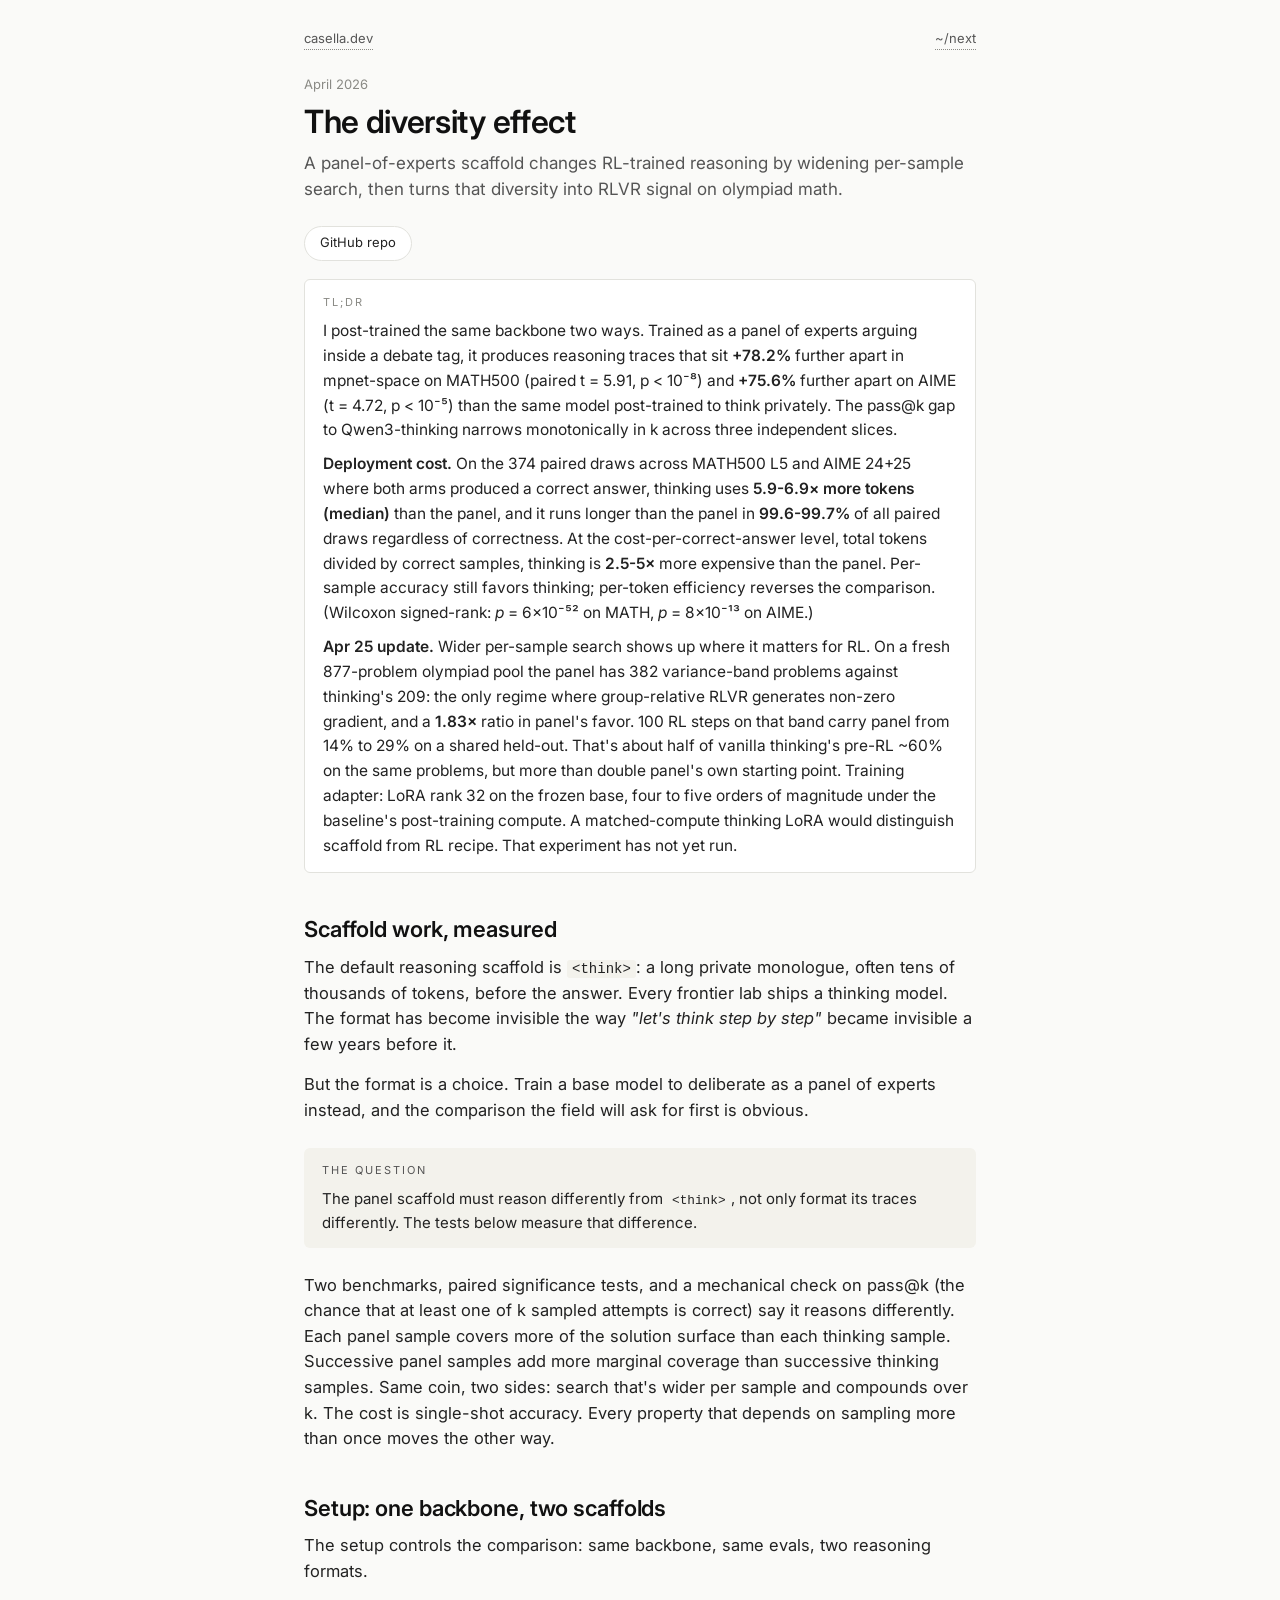
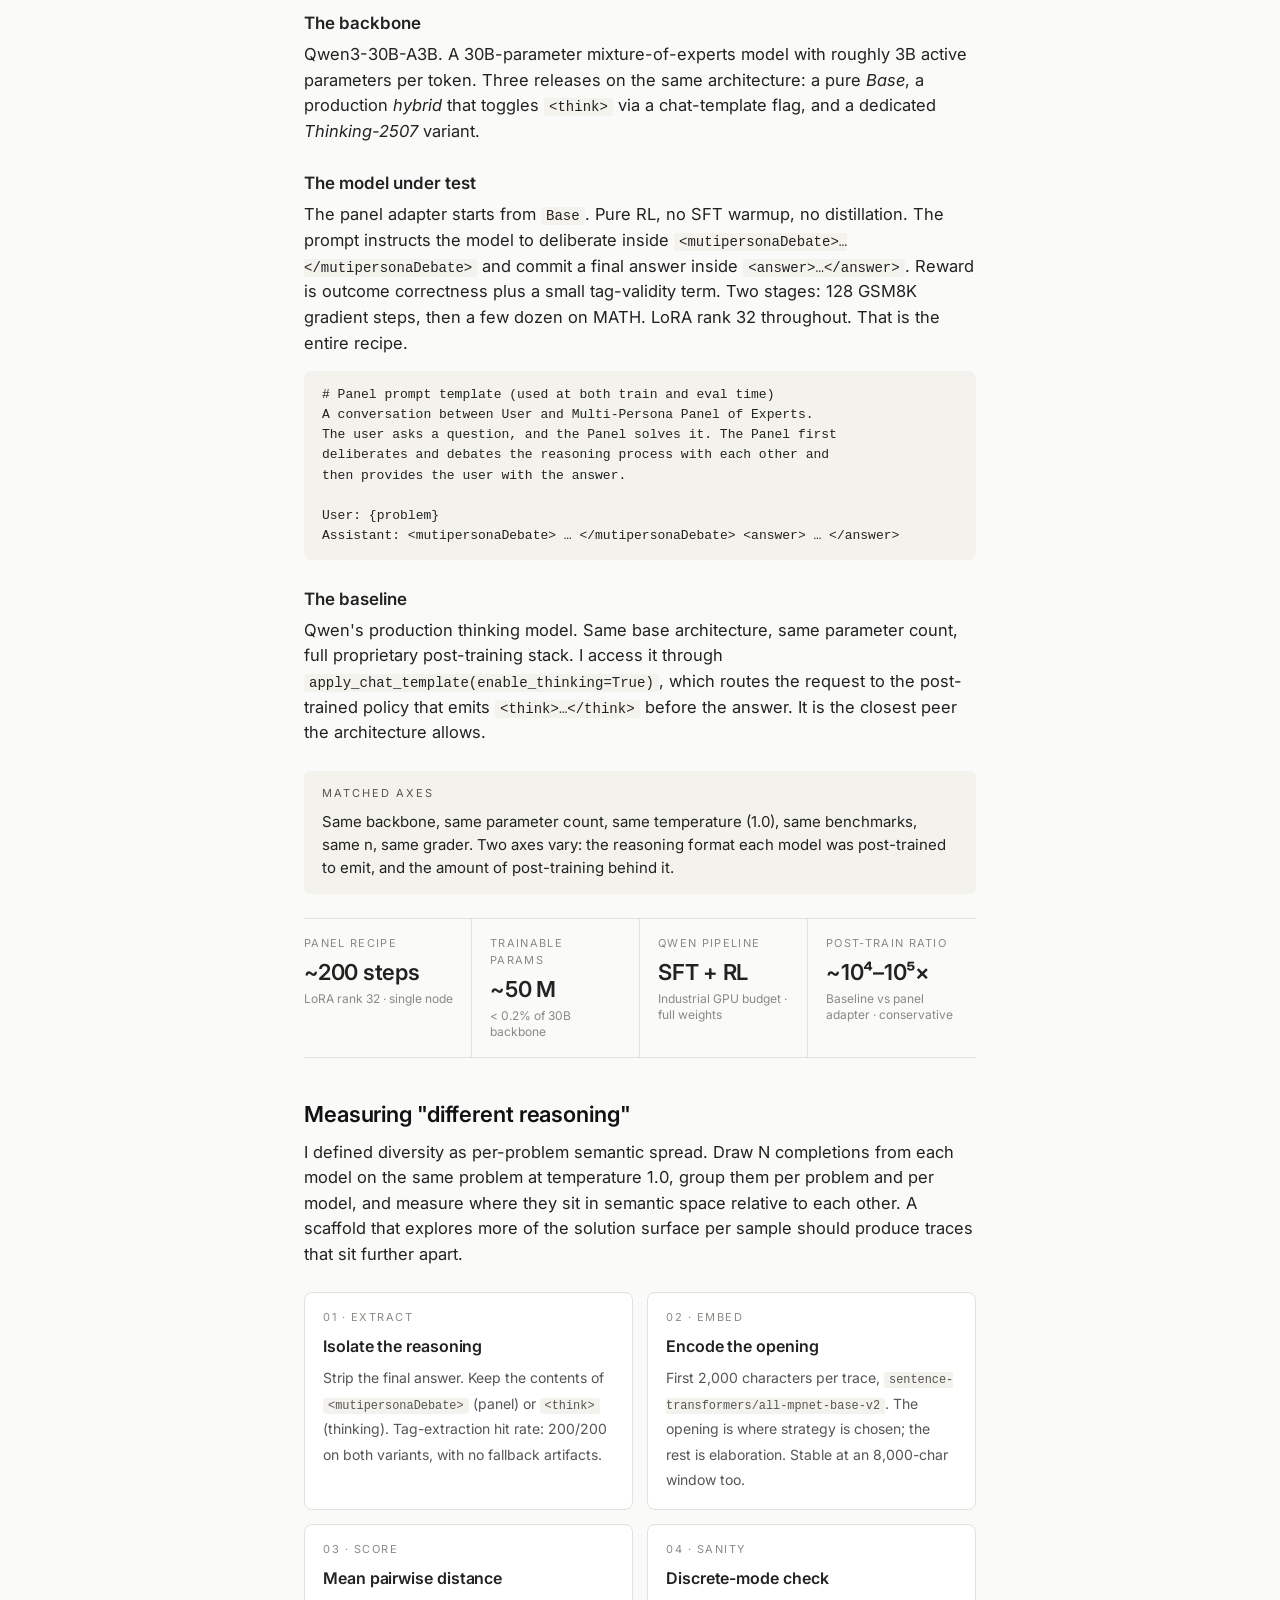
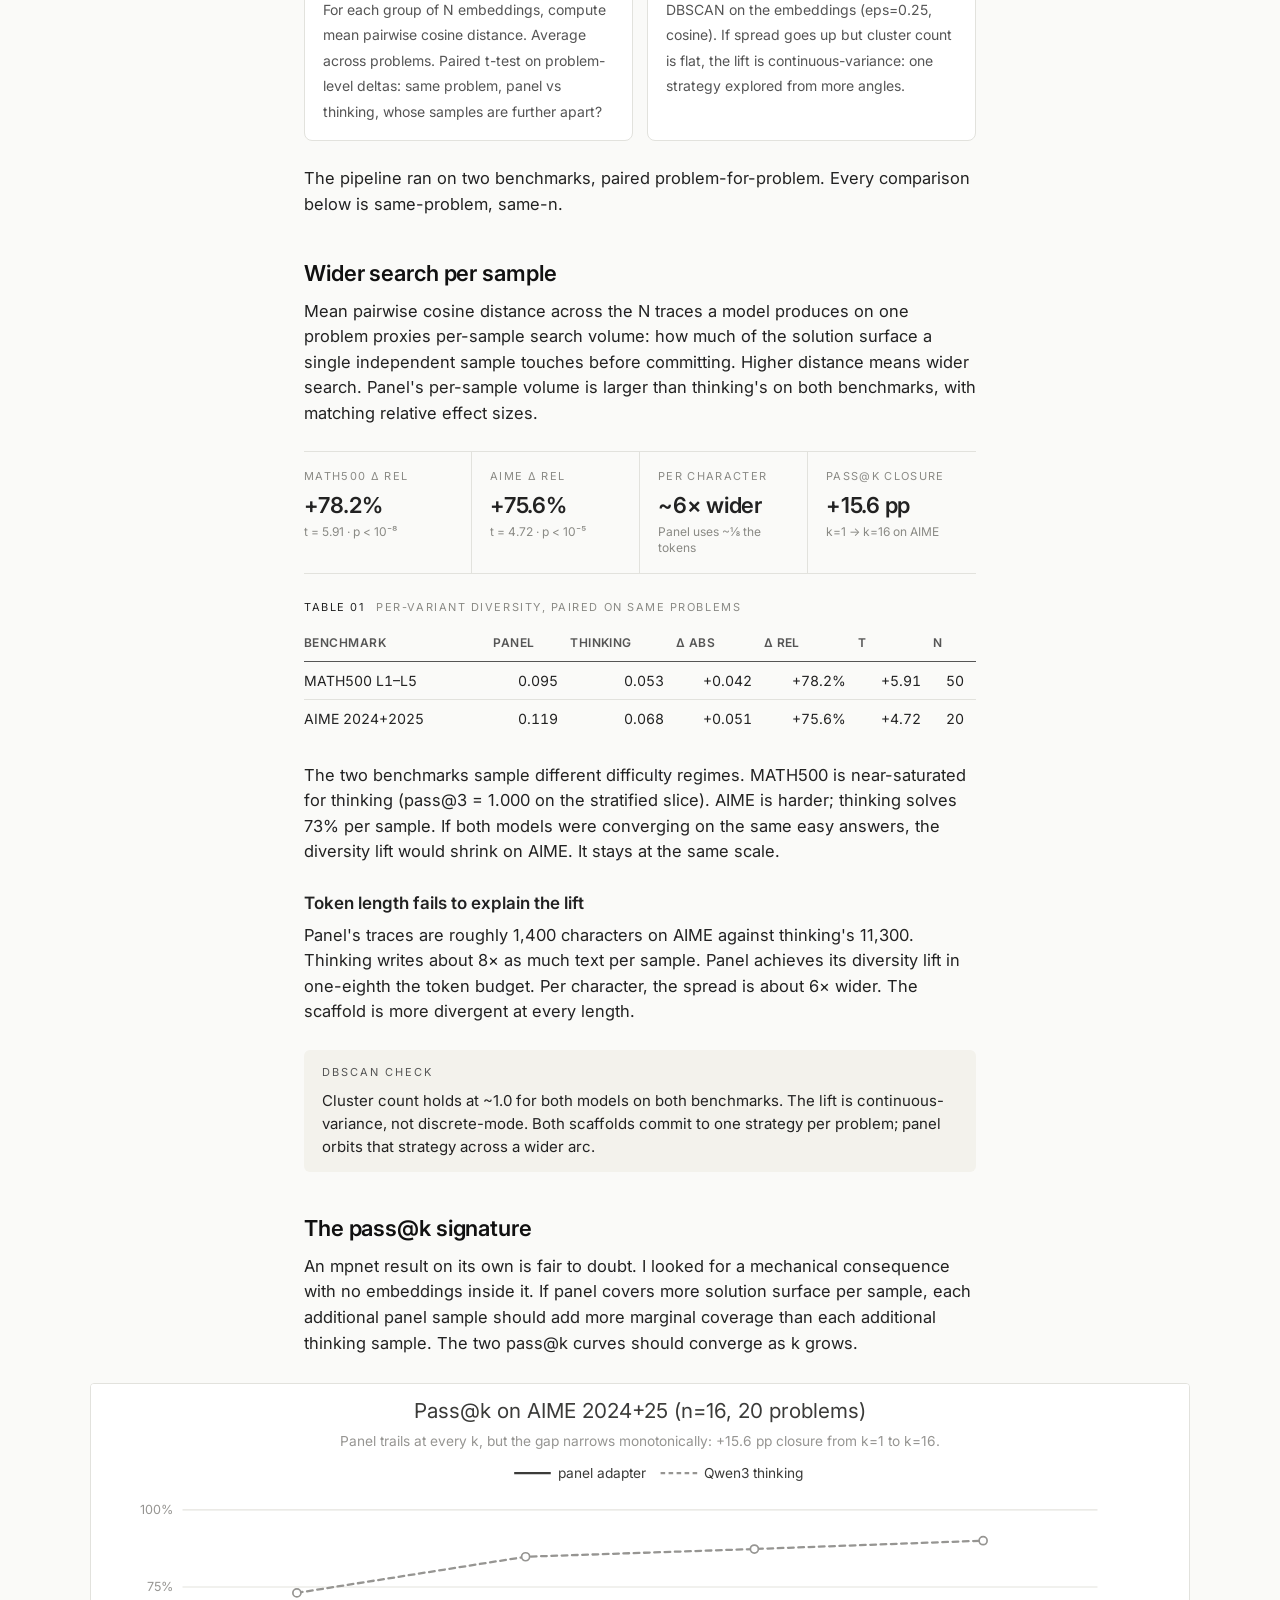
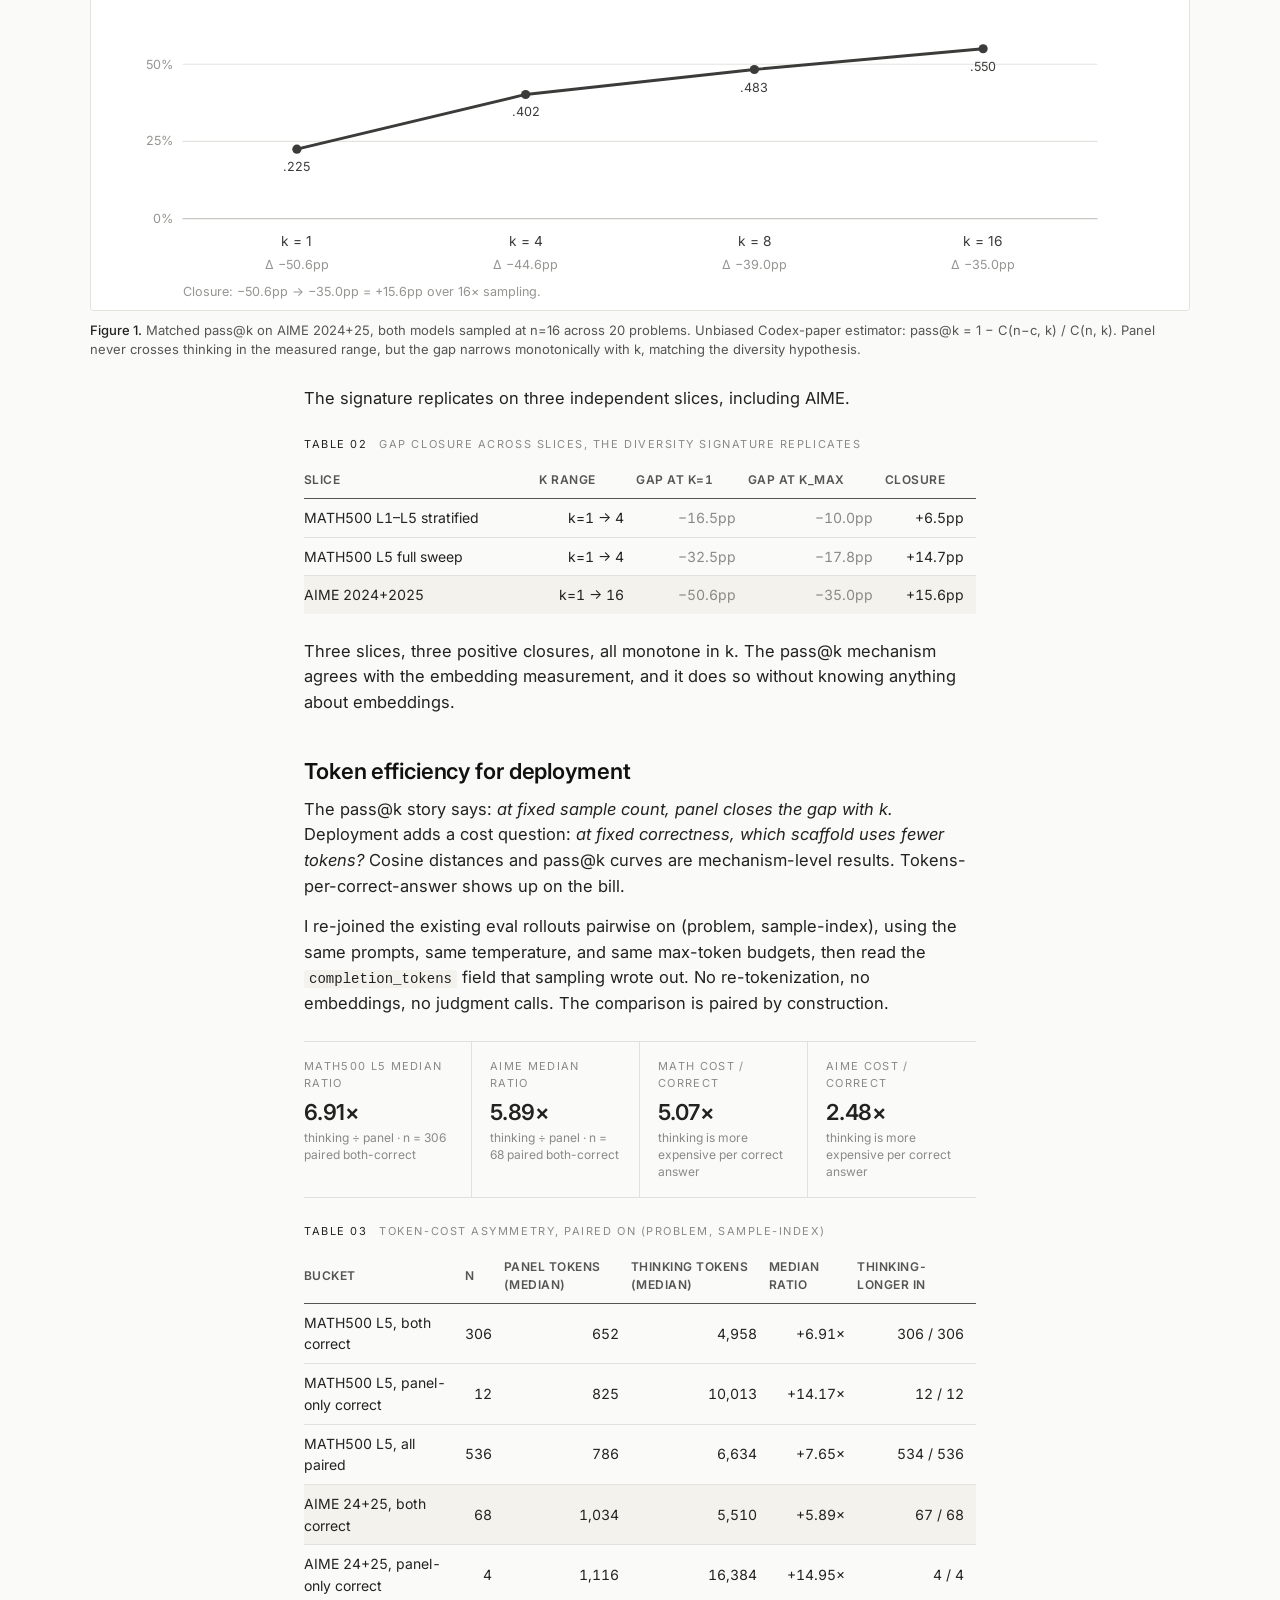
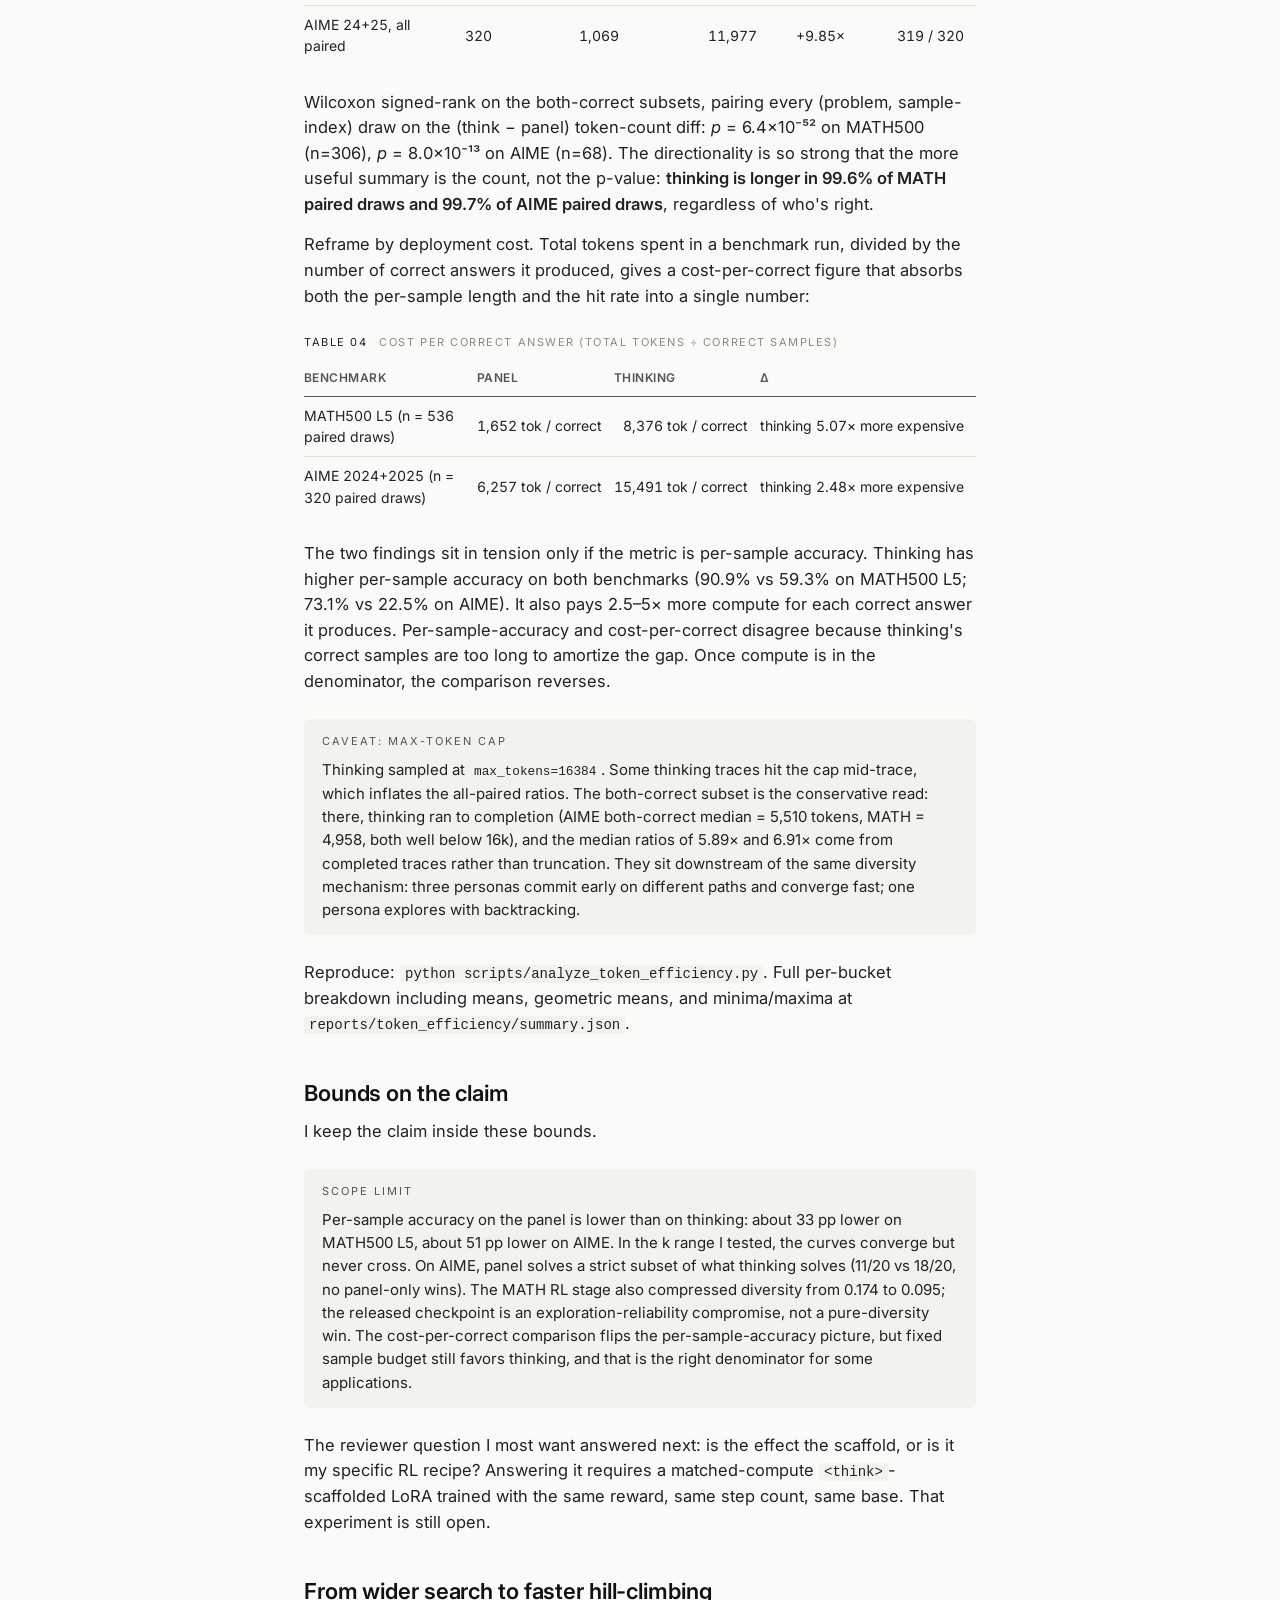
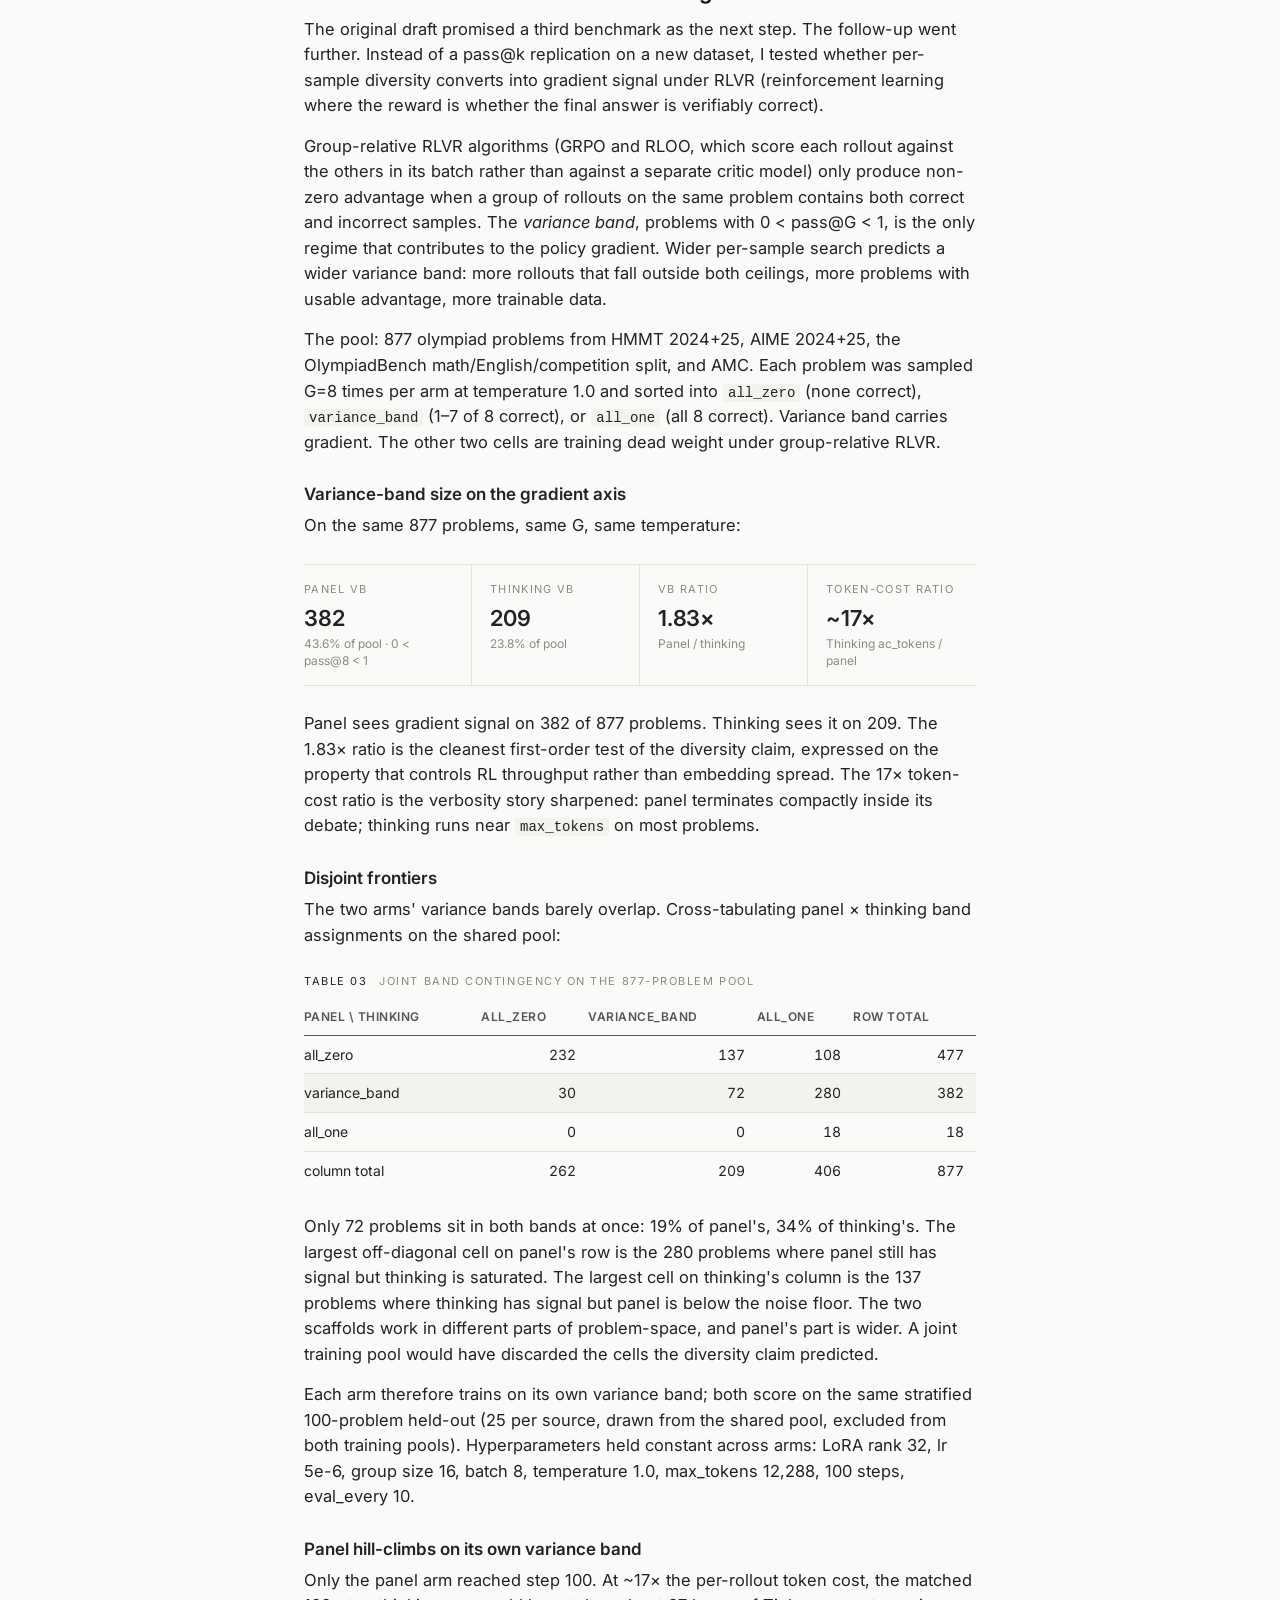
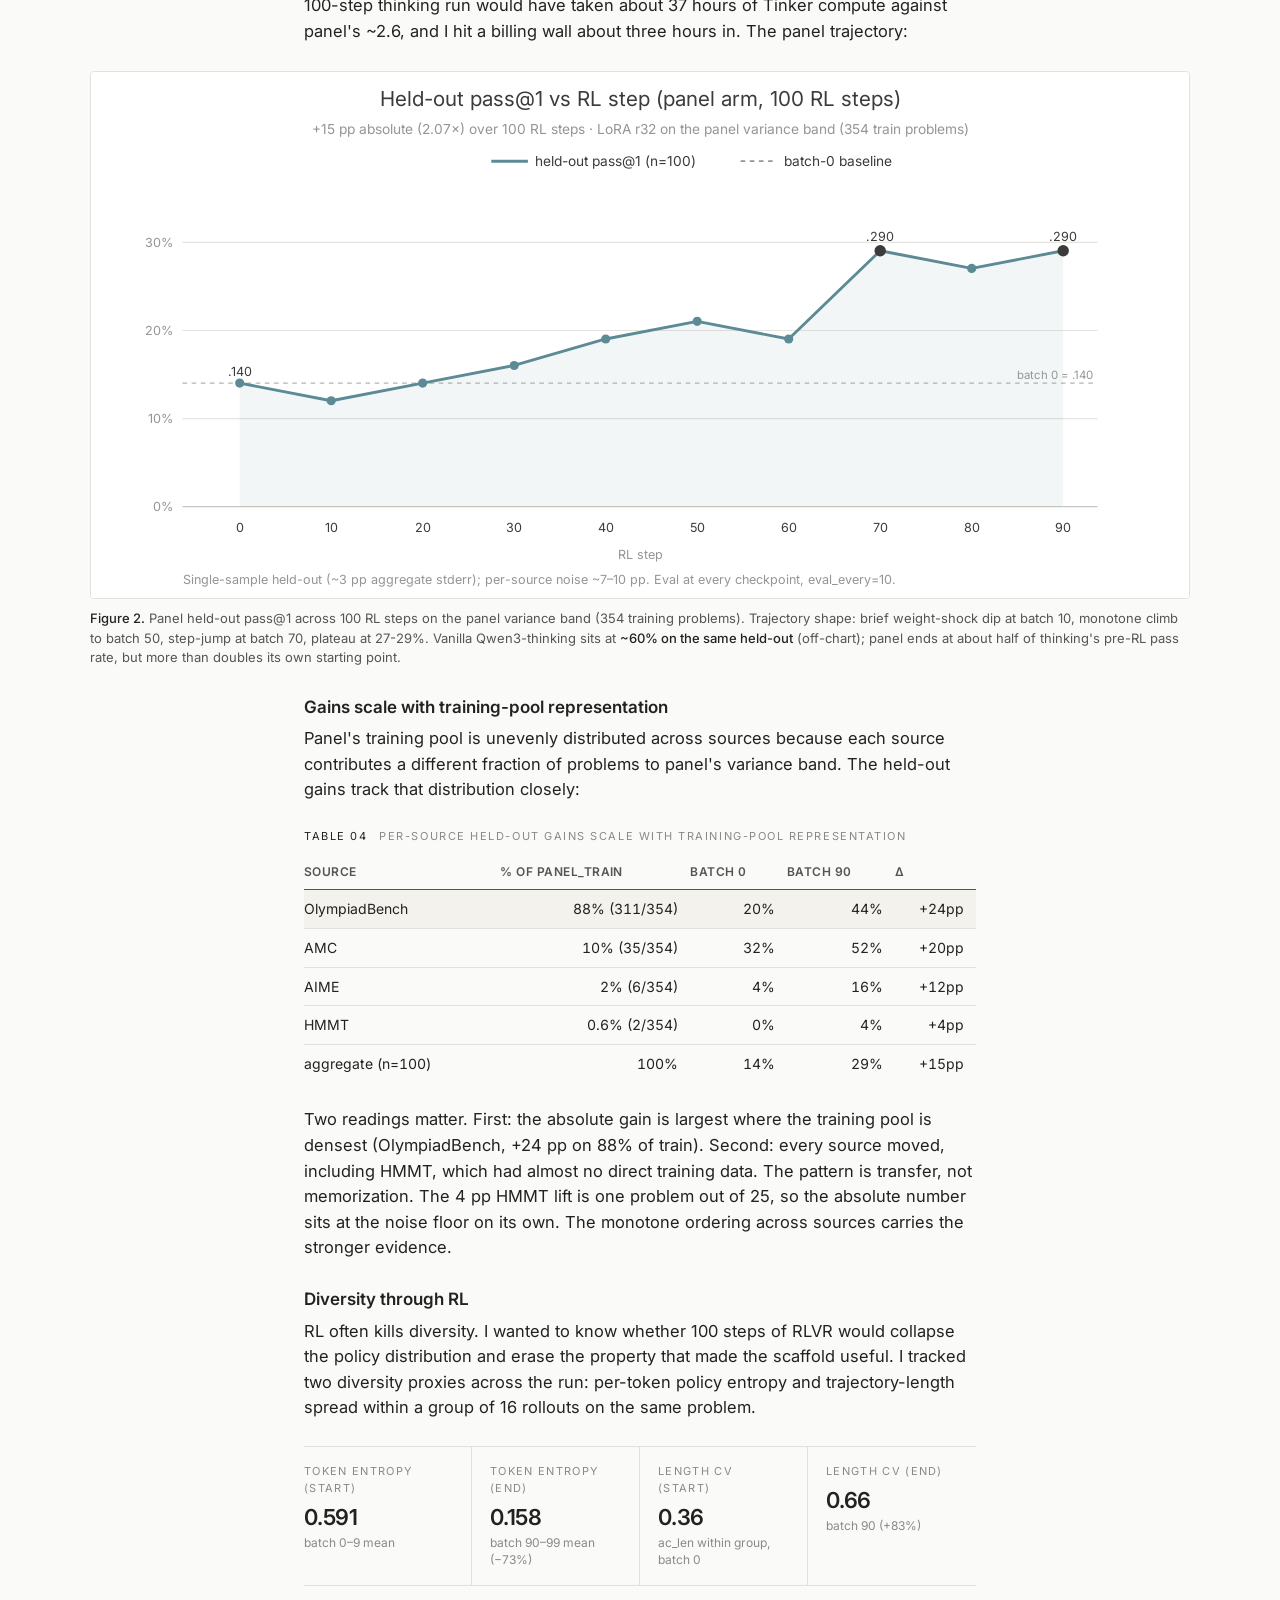
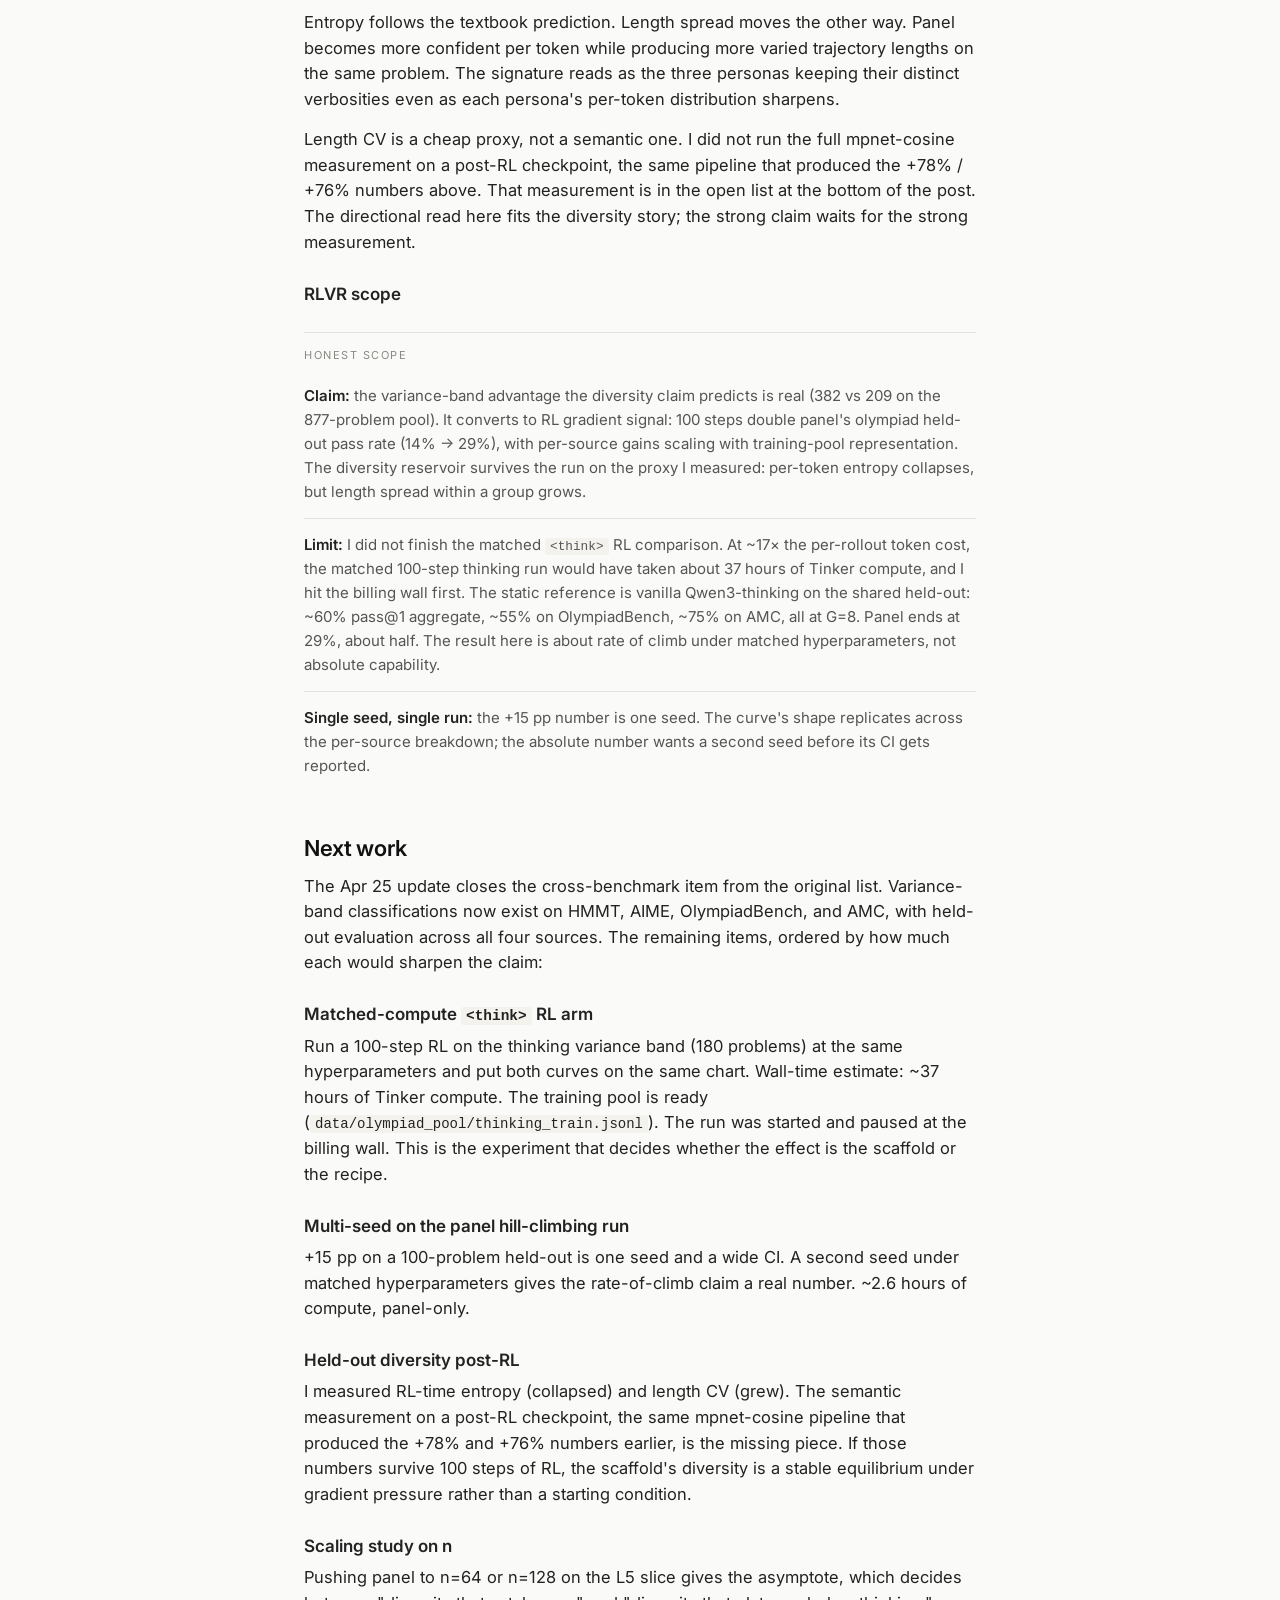
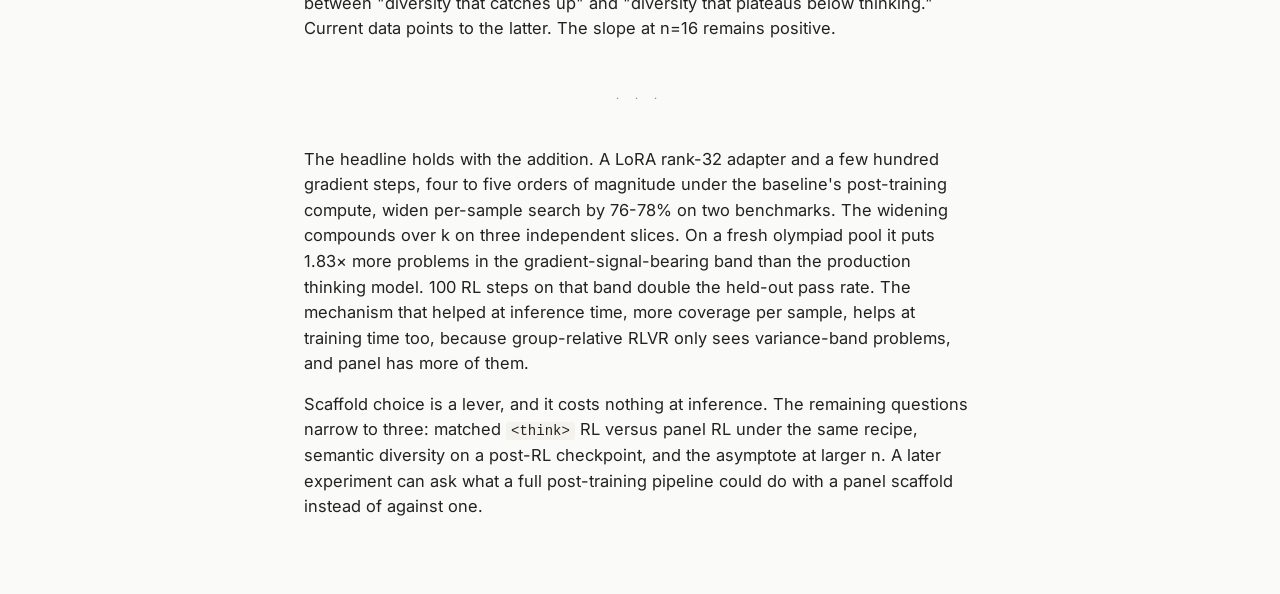
<file: blog_multipersona.html>
<!DOCTYPE html>
<html lang="en">
<head>
  <meta charset="utf-8" />
  <meta name="viewport" content="width=device-width, initial-scale=1" />
  <title>The Diversity Effect in Multi-Persona Reasoning | Stephen Casella</title>
  <meta name="description" content="A panel-of-experts scaffold produces wider per-sample search than a &lt;think&gt; monologue on Qwen3-30B-A3B, and the diversity creates RLVR gradient signal on olympiad math." />
  <meta name="author" content="Stephen Casella" />
  <meta name="robots" content="index, follow" />
  <meta name="theme-color" content="#fafaf8" />
  <link rel="canonical" href="https://casella.dev/blog_multipersona.html" />
  <meta property="og:site_name" content="Stephen Casella" />
  <meta property="og:title" content="The diversity effect" />
  <meta property="og:description" content="Wider per-sample search converts to faster RLVR hill-climbing on olympiad math." />
  <meta property="og:type" content="article" />
  <meta property="og:url" content="https://casella.dev/blog_multipersona.html" />
  <meta property="og:image" content="https://casella.dev/assets/project-diagrams/multi-model.png" />
  <meta property="og:image:secure_url" content="https://casella.dev/assets/project-diagrams/multi-model.png" />
  <meta property="og:image:width" content="900" />
  <meta property="og:image:height" content="600" />
  <meta property="og:image:alt" content="Diagram comparing native thinking to a multi-persona panel-of-experts reasoning scaffold" />
  <meta property="article:author" content="Stephen Casella" />
  <meta property="article:published_time" content="2026-04-24" />
  <meta property="article:modified_time" content="2026-04-26" />
  <meta property="article:tag" content="multi-persona reasoning" />
  <meta property="article:tag" content="RLVR" />
  <meta property="article:tag" content="Qwen3" />
  <meta name="twitter:card" content="summary_large_image" />
  <meta name="twitter:title" content="The diversity effect" />
  <meta name="twitter:description" content="A panel-of-experts scaffold produces wider search and more RLVR signal than native thinking." />
  <meta name="twitter:image" content="https://casella.dev/assets/project-diagrams/multi-model.png" />
  <!-- Google tag (gtag.js) -->
  <script async src="https://www.googletagmanager.com/gtag/js?id=G-2RSWDWW67D"></script>
  <script>
    window.dataLayer = window.dataLayer || [];
    function gtag(){dataLayer.push(arguments);}
    gtag('js', new Date());

    gtag('config', 'G-2RSWDWW67D');
  </script>
  <script type="application/ld+json">
    {
      "@context": "https://schema.org",
      "@type": "Article",
      "headline": "The diversity effect",
      "description": "A panel-of-experts scaffold produces wider per-sample search than a native thinking monologue on Qwen3-30B-A3B, creating more RLVR gradient signal on olympiad math.",
      "url": "https://casella.dev/blog_multipersona.html",
      "mainEntityOfPage": "https://casella.dev/blog_multipersona.html",
      "image": "https://casella.dev/assets/project-diagrams/multi-model.png",
      "datePublished": "2026-04-24",
      "dateModified": "2026-04-26",
      "author": {
        "@type": "Person",
        "name": "Stephen Casella",
        "url": "https://casella.dev/",
        "sameAs": [
          "https://github.com/scasella",
          "https://www.linkedin.com/in/stevecasella/"
        ]
      },
      "publisher": {
        "@type": "Person",
        "name": "Stephen Casella",
        "url": "https://casella.dev/"
      },
      "isPartOf": {
        "@type": "WebSite",
        "name": "Stephen Casella",
        "url": "https://casella.dev/"
      },
      "keywords": [
        "multi-persona reasoning",
        "panel of experts",
        "RLVR",
        "Qwen3-30B-A3B",
        "olympiad math",
        "reasoning diversity"
      ],
      "codeRepository": "https://github.com/scasella/multi-model"
    }
  </script>
  <link rel="icon" href="favicon.svg" type="image/svg+xml" />
  <link rel="preconnect" href="https://fonts.googleapis.com" />
  <link rel="preconnect" href="https://fonts.gstatic.com" crossorigin />
  <link href="https://fonts.googleapis.com/css2?family=Inter:wght@400;500;600&display=swap" rel="stylesheet" />
  <style>
    :root {
      --bg:           #fafaf8;
      --paper:        #ffffff;
      --fg:           #222;
      --fg-mute:      #555;
      --fg-faint:     #8a8a85;
      --rule:         #e2e2dd;
      --hi:           #f3f2ec;
      --link:         #1a5fb4;
      --link-visited: #5a3aa3;
      --font-sans:    'Inter', -apple-system, BlinkMacSystemFont, 'Segoe UI', Roboto, sans-serif;
      --font-mono:    ui-monospace, SFMono-Regular, Menlo, Monaco, Consolas, monospace;
    }
    *, *::before, *::after { box-sizing: border-box; margin: 0; padding: 0; }
    body {
      background: var(--bg);
      color: var(--fg);
      font-family: var(--font-sans);
      font-size: 16.5px;
      line-height: 1.55;
      -webkit-font-smoothing: antialiased;
    }
    ::selection { background: rgba(0,0,0,0.08); color: inherit; }

    .site-header {
      max-width: 720px; margin: 0 auto; padding: 28px 24px 0;
      display: flex; justify-content: space-between; align-items: baseline;
      font-size: 13px; color: var(--fg-mute);
    }
    .site-header a {
      color: var(--fg-mute); text-decoration: none;
      border-bottom: 1px dotted var(--fg-faint); padding-bottom: 1px;
    }
    .site-header a:hover { color: var(--fg); border-bottom-color: var(--fg); }

    article {
      max-width: 720px;
      margin: 0 auto;
      padding: 24px 24px 64px;
    }
    .meta, .date {
      color: var(--fg-faint); font-size: 13px;
      margin-bottom: 8px; text-transform: none; letter-spacing: 0;
    }

    h1 {
      font-size: 32px; line-height: 1.22; font-weight: 600;
      margin: 0 0 10px; letter-spacing: -0.01em; color: #111;
    }
    .subtitle {
      color: var(--fg-mute); font-size: 17px; font-weight: 400;
      line-height: 1.5; margin: 0 0 24px;
    }
    h2 {
      font-size: 22px; font-weight: 600; line-height: 1.3;
      margin: 1.9em 0 0.5em; letter-spacing: -0.005em; color: #111;
    }
    h3 { font-size: 17px; font-weight: 600; margin: 1.5em 0 0.35em; }

    p { margin: 0 0 0.9em; }
    ul, ol { margin: 0 0 1em; padding-left: 1.4em; }
    li { margin-bottom: 0.35em; }
    li::marker { color: var(--fg-faint); }

    a { color: var(--link); text-decoration: underline; text-decoration-color: rgba(26,95,180,0.4); }
    a:visited { color: var(--link-visited); }
    a:hover { text-decoration-color: var(--link); }

    code {
      font-family: var(--font-mono); font-size: 0.85em;
      background: var(--hi); padding: 1px 5px; border-radius: 3px;
    }
    pre {
      background: var(--hi); padding: 14px 18px; border-radius: 8px;
      overflow-x: auto; margin: 1em 0; font-size: 13px; line-height: 1.55;
      white-space: pre-wrap; word-break: break-word;
    }
    pre code { background: none; padding: 0; border-radius: 0; font-size: inherit; }
    strong { font-weight: 600; color: var(--fg); }
    em { font-style: italic; }

    blockquote {
      margin: 1em 0; padding: 6px 0 6px 18px;
      border-left: 3px solid var(--rule); color: var(--fg-mute);
    }
    blockquote p { font-size: 15.5px; margin: 0; }

    /* Paper links / pill button */
    .paper-links {
      display: flex; align-items: center; gap: 0.75rem;
      margin: 18px 0 8px; flex-wrap: wrap;
    }
    .paper-links .btn-pill {
      font-size: 13px; line-height: 1; color: var(--fg);
      text-decoration: none; background: var(--paper);
      border: 1px solid var(--rule); border-radius: 999px;
      padding: 0.55rem 0.95rem 0.65rem;
      transition: background 200ms ease;
    }
    .paper-links .btn-pill:hover { background: var(--hi); }

    /* TL;DR */
    .tldr {
      margin: 1.2em 0 1.6em;
      padding: 14px 18px;
      background: var(--paper);
      border: 1px solid var(--rule);
      border-radius: 6px;
      font-size: 15.5px;
    }
    .tldr-label, .tldr .label {
      display: block;
      font-size: 11px; letter-spacing: 0.18em; text-transform: uppercase;
      color: var(--fg-faint); margin-bottom: 8px;
    }
    .tldr p { font-size: 15.5px; line-height: 1.6; color: var(--fg); margin: 0; }
    .tldr p + p { margin-top: 0.6em; }

    /* Callout */
    .callout {
      margin: 1.5em 0; padding: 14px 18px;
      background: var(--hi); border-radius: 6px;
    }
    .callout-label {
      display: block;
      font-size: 11px; letter-spacing: 0.18em; text-transform: uppercase;
      color: var(--fg-mute); margin-bottom: 8px;
    }
    .callout p { font-size: 15px; line-height: 1.55; color: var(--fg); margin: 0; }

    /* Stat row */
    .stat-row {
      display: grid;
      grid-template-columns: repeat(2, 1fr);
      gap: 0;
      margin: 1.5em 0;
      border-top: 1px solid var(--rule);
      border-bottom: 1px solid var(--rule);
    }
    @media (min-width: 600px) {
      .stat-row { grid-template-columns: repeat(4, 1fr); }
    }
    .stat {
      padding: 16px 18px;
      border-right: 1px solid var(--rule);
    }
    .stat:first-child { padding-left: 0; }
    .stat:last-child { border-right: 0; }
    @media (max-width: 599px) {
      .stat:nth-child(2n) { border-right: 0; }
      .stat:nth-child(n+3) { border-top: 1px solid var(--rule); }
    }
    .stat .k {
      display: block;
      font-size: 11px; letter-spacing: 0.12em; text-transform: uppercase;
      color: var(--fg-faint); margin-bottom: 8px;
    }
    .stat .v {
      font-size: 22px; font-weight: 600; color: var(--fg);
      line-height: 1.1; letter-spacing: -0.01em;
    }
    .stat .s {
      font-size: 12px; color: var(--fg-faint);
      margin-top: 6px; line-height: 1.4;
    }

    /* Mode grid */
    .mode-grid {
      display: grid;
      grid-template-columns: 1fr;
      gap: 14px;
      margin: 1.5em 0;
    }
    @media (min-width: 600px) { .mode-grid { grid-template-columns: repeat(2, 1fr); } }
    .mode-card {
      background: var(--paper);
      border-radius: 8px;
      padding: 16px 18px;
      border: 1px solid var(--rule);
    }
    .mode-card .tag {
      display: block;
      font-size: 11px; letter-spacing: 0.14em; text-transform: uppercase;
      color: var(--fg-faint); margin-bottom: 8px;
    }
    .mode-card .t {
      display: block;
      font-size: 16px; font-weight: 600; color: var(--fg);
      margin-bottom: 6px; letter-spacing: -0.005em;
    }
    .mode-card .desc {
      font-size: 14px; line-height: 1.5; color: var(--fg-mute);
    }

    /* Table */
    .table-wrap { margin: 1.5em 0; }
    .table-label {
      font-size: 11px; letter-spacing: 0.14em; text-transform: uppercase;
      color: var(--fg-faint); margin-bottom: 10px;
    }
    .table-label .id { color: var(--fg); margin-right: 12px; }
    table {
      width: 100%; border-collapse: collapse; font-size: 14px;
      font-variant-numeric: tabular-nums;
    }
    th, td {
      padding: 8px 12px 8px 0; text-align: left;
      border-bottom: 1px solid var(--rule); color: var(--fg);
    }
    th {
      font-weight: 600; color: var(--fg-mute);
      font-size: 12px; text-transform: uppercase; letter-spacing: 0.04em;
      border-bottom: 1px solid var(--fg-mute);
    }
    td.num { text-align: right; white-space: nowrap; }
    td.pos { color: var(--fg); }
    td.neg { color: var(--fg-faint); }
    tr:last-child td { border-bottom: none; }
    tr.highlight td { background: var(--hi); }
    tr.totals td { border-top: 1px solid var(--fg-mute); }

    /* Figure / chart */
    figure.chart, figure { margin: 1.6em 0; }
    figure svg, figure.chart svg {
      display: block; width: 100%; height: auto;
      background: var(--paper);
      border: 1px solid var(--rule);
      border-radius: 4px;
    }
    figcaption {
      font-size: 13px; color: var(--fg-mute);
      line-height: 1.5; margin-top: 10px;
    }
    figcaption strong { color: var(--fg); font-weight: 500; }
    @media (min-width: 960px) {
      article > figure.chart, .body-main > figure.chart {
        width: min(1100px, calc(100vw - 3rem));
        max-width: none;
        margin-left: 50%;
        transform: translateX(-50%);
      }
    }

    /* Neg list */
    .neg-list {
      margin: 1.5em 0;
      border-top: 1px solid var(--rule);
    }
    .neg-list-label {
      display: block;
      font-size: 11px; letter-spacing: 0.14em; text-transform: uppercase;
      color: var(--fg-faint); margin: 14px 0 6px;
    }
    .neg-list ul { list-style: none; padding: 0; margin: 0; }
    .neg-list li {
      padding: 14px 0; border-bottom: 1px solid var(--rule);
      font-size: 15px; line-height: 1.6; color: var(--fg-mute);
      margin-bottom: 0;
    }
    .neg-list li:last-child { border-bottom: 0; }
    .neg-list li strong { color: var(--fg); font-weight: 600; }

    /* Break */
    .break {
      display: flex; align-items: center; justify-content: center;
      margin: 3rem 0 2.5rem;
      color: var(--fg-faint);
      font-size: 11px; letter-spacing: 0.6em;
    }

    hr { border: 0; border-top: 1px solid var(--rule); margin: 1.8em 0; }
    .footer { font-size: 12.5px; color: var(--fg-faint); }

    @media (max-width: 480px) {
      .site-header { padding: 22px 20px 0; }
      article { padding: 16px 20px 56px; }
      h1 { font-size: 28px; }
      .subtitle { font-size: 16px; }
      .stat-row { grid-template-columns: 1fr; }
      .mode-grid { grid-template-columns: 1fr; }
    }
  </style>
</head>
<body>
  <header class="site-header">
    <a href="index.html">casella.dev</a>
    <a href="blog_finetuning.html">~/next</a>
  </header>
  <article>

        <p class="meta">April 2026</p>
        <h1>The diversity effect</h1>
        <p class="subtitle">A panel-of-experts scaffold changes RL-trained reasoning by widening per-sample search, then turns that diversity into RLVR signal on olympiad math.</p>

        <div class="paper-links">
          <a href="https://github.com/scasella/multi-model" class="btn-pill">GitHub repo</a>
        </div>

        <div class="tldr">
              <span class="tldr-label">TL;DR</span>
              <p>
                I post-trained the same backbone two ways. Trained as a panel of experts arguing inside a debate tag, it produces reasoning traces that sit <strong>+78.2%</strong> further apart in mpnet-space on MATH500 (paired t = 5.91, p &lt; 10⁻⁸) and <strong>+75.6%</strong> further apart on AIME (t = 4.72, p &lt; 10⁻⁵) than the same model post-trained to think privately. The pass@k gap to Qwen3-thinking narrows monotonically in k across three independent slices.
              </p>
              <p>
                <strong>Deployment cost.</strong> On the 374 paired draws across MATH500 L5 and AIME 24+25 where both arms produced a correct answer, thinking uses <strong>5.9-6.9× more tokens (median)</strong> than the panel, and it runs longer than the panel in <strong>99.6-99.7%</strong> of all paired draws regardless of correctness. At the cost-per-correct-answer level, total tokens divided by correct samples, thinking is <strong>2.5-5×</strong> more expensive than the panel. Per-sample accuracy still favors thinking; per-token efficiency reverses the comparison. (Wilcoxon signed-rank: <em>p</em> = 6×10⁻⁵² on MATH, <em>p</em> = 8×10⁻¹³ on AIME.)
              </p>
              <p>
                <strong>Apr 25 update.</strong> Wider per-sample search shows up where it matters for RL. On a fresh 877-problem olympiad pool the panel has 382 variance-band problems against thinking's 209: the only regime where group-relative RLVR generates non-zero gradient, and a <strong>1.83×</strong> ratio in panel's favor. 100 RL steps on that band carry panel from 14% to 29% on a shared held-out. That's about half of vanilla thinking's pre-RL ~60% on the same problems, but more than double panel's own starting point. Training adapter: LoRA rank 32 on the frozen base, four to five orders of magnitude under the baseline's post-training compute. A matched-compute thinking LoRA would distinguish scaffold from RL recipe. That experiment has not yet run.
              </p>
            </div>

            <h2 id="question">Scaffold work, measured</h2>

            <p>
              The default reasoning scaffold is <code>&lt;think&gt;</code>: a long private monologue, often tens of thousands of tokens, before the answer. Every frontier lab ships a thinking model. The format has become invisible the way <em>"let's think step by step"</em> became invisible a few years before it.
            </p>
            <p>
              But the format is a choice. Train a base model to deliberate as a panel of experts instead, and the comparison the field will ask for first is obvious.
            </p>

            <div class="callout">
              <span class="callout-label">The question</span>
              <p>The panel scaffold must reason differently from <code>&lt;think&gt;</code>, not only format its traces differently. The tests below measure that difference.</p>
            </div>

            <p>
              Two benchmarks, paired significance tests, and a mechanical check on pass@k (the chance that at least one of k sampled attempts is correct) say it reasons differently. Each panel sample covers more of the solution surface than each thinking sample. Successive panel samples add more marginal coverage than successive thinking samples. Same coin, two sides: search that's wider per sample and compounds over k. The cost is single-shot accuracy. Every property that depends on sampling more than once moves the other way.
            </p>

            <h2 id="setup">Setup: one backbone, two scaffolds</h2>

            <p>The setup controls the comparison: same backbone, same evals, two reasoning formats.</p>

            <h3>The backbone</h3>
            <p>
              Qwen3-30B-A3B. A 30B-parameter mixture-of-experts model with roughly 3B active parameters per token. Three releases on the same architecture: a pure <em>Base</em>, a production <em>hybrid</em> that toggles <code>&lt;think&gt;</code> via a chat-template flag, and a dedicated <em>Thinking-2507</em> variant.
            </p>

            <h3>The model under test</h3>
            <p>
              The panel adapter starts from <code>Base</code>. Pure RL, no SFT warmup, no distillation. The prompt instructs the model to deliberate inside <code>&lt;mutipersonaDebate&gt;…&lt;/mutipersonaDebate&gt;</code> and commit a final answer inside <code>&lt;answer&gt;…&lt;/answer&gt;</code>. Reward is outcome correctness plus a small tag-validity term. Two stages: 128 GSM8K gradient steps, then a few dozen on MATH. LoRA rank 32 throughout. That is the entire recipe.
            </p>

<pre><code><span class="c"># Panel prompt template (used at both train and eval time)</span>
<span class="k">A conversation between User and Multi-Persona Panel of Experts.</span>
<span class="k">The user asks a question, and the Panel solves it. The Panel first</span>
<span class="k">deliberates and debates the reasoning process with each other and</span>
<span class="k">then provides the user with the answer.</span>

<span class="k">User:</span> <span class="s">{problem}</span>
<span class="k">Assistant:</span> <span class="s">&lt;mutipersonaDebate&gt; … &lt;/mutipersonaDebate&gt; &lt;answer&gt; … &lt;/answer&gt;</span></code></pre>

            <h3>The baseline</h3>
            <p>
              Qwen's production thinking model. Same base architecture, same parameter count, full proprietary post-training stack. I access it through <code>apply_chat_template(enable_thinking=True)</code>, which routes the request to the post-trained policy that emits <code>&lt;think&gt;…&lt;/think&gt;</code> before the answer. It is the closest peer the architecture allows.
            </p>

            <div class="callout">
              <span class="callout-label">Matched axes</span>
              <p>Same backbone, same parameter count, same temperature (1.0), same benchmarks, same n, same grader. Two axes vary: the reasoning format each model was post-trained to emit, and the amount of post-training behind it.</p>
            </div>

            <div class="stat-row">
              <div class="stat">
                <span class="k">Panel recipe</span>
                <div class="v">~200 steps</div>
                <div class="s">LoRA rank 32 · single node</div>
              </div>
              <div class="stat">
                <span class="k">Trainable params</span>
                <div class="v">~50 M</div>
                <div class="s">&lt; 0.2% of 30B backbone</div>
              </div>
              <div class="stat">
                <span class="k">Qwen pipeline</span>
                <div class="v">SFT + RL</div>
                <div class="s">Industrial GPU budget · full weights</div>
              </div>
              <div class="stat">
                <span class="k">Post-train ratio</span>
                <div class="v">~10⁴–10⁵×</div>
                <div class="s">Baseline vs panel adapter · conservative</div>
              </div>
            </div>

            <h2 id="method">Measuring "different reasoning"</h2>

            <p>
              I defined diversity as per-problem semantic spread. Draw N completions from each model on the same problem at temperature 1.0, group them per problem and per model, and measure where they sit in semantic space relative to each other. A scaffold that explores more of the solution surface per sample should produce traces that sit further apart.
            </p>

            <div class="mode-grid">
              <div class="mode-card">
                <span class="tag">01 · extract</span>
                <span class="t">Isolate the reasoning</span>
                <span class="desc">Strip the final answer. Keep the contents of <code>&lt;mutipersonaDebate&gt;</code> (panel) or <code>&lt;think&gt;</code> (thinking). Tag-extraction hit rate: 200/200 on both variants, with no fallback artifacts.</span>
              </div>
              <div class="mode-card">
                <span class="tag">02 · embed</span>
                <span class="t">Encode the opening</span>
                <span class="desc">First 2,000 characters per trace, <code>sentence-transformers/all-mpnet-base-v2</code>. The opening is where strategy is chosen; the rest is elaboration. Stable at an 8,000-char window too.</span>
              </div>
              <div class="mode-card">
                <span class="tag">03 · score</span>
                <span class="t">Mean pairwise distance</span>
                <span class="desc">For each group of N embeddings, compute mean pairwise cosine distance. Average across problems. Paired t-test on problem-level deltas: same problem, panel vs thinking, whose samples are further apart?</span>
              </div>
              <div class="mode-card">
                <span class="tag">04 · sanity</span>
                <span class="t">Discrete-mode check</span>
                <span class="desc">DBSCAN on the embeddings (eps=0.25, cosine). If spread goes up but cluster count is flat, the lift is continuous-variance: one strategy explored from more angles.</span>
              </div>
            </div>

            <p>The pipeline ran on two benchmarks, paired problem-for-problem. Every comparison below is same-problem, same-n.</p>

            <h2 id="result">Wider search per sample</h2>

            <p>
              Mean pairwise cosine distance across the N traces a model produces on one problem proxies per-sample search volume: how much of the solution surface a single independent sample touches before committing. Higher distance means wider search. Panel's per-sample volume is larger than thinking's on both benchmarks, with matching relative effect sizes.
            </p>

            <div class="stat-row">
              <div class="stat">
                <span class="k">MATH500 Δ rel</span>
                <div class="v">+78.2%</div>
                <div class="s">t = 5.91 · p &lt; 10⁻⁸</div>
              </div>
              <div class="stat">
                <span class="k">AIME Δ rel</span>
                <div class="v">+75.6%</div>
                <div class="s">t = 4.72 · p &lt; 10⁻⁵</div>
              </div>
              <div class="stat">
                <span class="k">Per character</span>
                <div class="v">~6× wider</div>
                <div class="s">Panel uses ~⅛ the tokens</div>
              </div>
              <div class="stat">
                <span class="k">Pass@k closure</span>
                <div class="v">+15.6 pp</div>
                <div class="s">k=1 → k=16 on AIME</div>
              </div>
            </div>

            <div class="table-wrap">
              <div class="table-label"><span class="id">Table 01</span>Per-variant diversity, paired on same problems</div>
              <table>
                <thead>
                  <tr>
                    <th>Benchmark</th>
                    <th>Panel</th>
                    <th>Thinking</th>
                    <th>Δ abs</th>
                    <th>Δ rel</th>
                    <th>t</th>
                    <th>n</th>
                  </tr>
                </thead>
                <tbody>
                  <tr>
                    <td>MATH500 L1–L5</td>
                    <td class="num">0.095</td>
                    <td class="num">0.053</td>
                    <td class="num pos">+0.042</td>
                    <td class="num pos">+78.2%</td>
                    <td class="num">+5.91</td>
                    <td class="num">50</td>
                  </tr>
                  <tr>
                    <td>AIME 2024+2025</td>
                    <td class="num">0.119</td>
                    <td class="num">0.068</td>
                    <td class="num pos">+0.051</td>
                    <td class="num pos">+75.6%</td>
                    <td class="num">+4.72</td>
                    <td class="num">20</td>
                  </tr>
                </tbody>
              </table>
            </div>

            <p>
              The two benchmarks sample different difficulty regimes. MATH500 is near-saturated for thinking (pass@3 = 1.000 on the stratified slice). AIME is harder; thinking solves 73% per sample. If both models were converging on the same easy answers, the diversity lift would shrink on AIME. It stays at the same scale.
            </p>

            <h3>Token length fails to explain the lift</h3>
            <p>
              Panel's traces are roughly 1,400 characters on AIME against thinking's 11,300. Thinking writes about 8× as much text per sample. Panel achieves its diversity lift in one-eighth the token budget. Per character, the spread is about 6× wider. The scaffold is more divergent at every length.
            </p>

            <div class="callout">
              <span class="callout-label">DBSCAN check</span>
              <p>Cluster count holds at ~1.0 for both models on both benchmarks. The lift is continuous-variance, not discrete-mode. Both scaffolds commit to one strategy per problem; panel orbits that strategy across a wider arc.</p>
            </div>

            <h2 id="passk">The pass@k signature</h2>

            <p>
              An mpnet result on its own is fair to doubt. I looked for a mechanical consequence with no embeddings inside it. If panel covers more solution surface per sample, each additional panel sample should add more marginal coverage than each additional thinking sample. The two pass@k curves should converge as k grows.
            </p>

            <figure class="chart">
              <svg viewBox="0 0 960 460" role="img" aria-label="Matched pass@k, panel vs thinking on AIME 2024+2025 at n=16">
                <rect x="0" y="0" width="960" height="460" fill="#ffffff" />

                <text x="480" y="30" text-anchor="middle" fill="#3B3B39"
                      font-family="Inter, sans-serif" font-size="18" font-weight="400">
                  Pass@k on AIME 2024+25 (n=16, 20 problems)
                </text>
                <text x="480" y="54" text-anchor="middle" fill="#969592"
                      font-family="Inter, Helvetica Neue, sans-serif" font-size="12" font-weight="400">
                  Panel trails at every k, but the gap narrows monotonically: +15.6 pp closure from k=1 to k=16.
                </text>

                <line x1="370" y1="78" x2="402" y2="78" stroke="#3B3B39" stroke-width="2" />
                <text x="408" y="82" fill="#3B3B39"
                      font-family="Inter, Helvetica Neue, sans-serif" font-size="12">panel adapter</text>
                <line x1="498" y1="78" x2="530" y2="78" stroke="#969592" stroke-width="2" stroke-dasharray="4 3" />
                <text x="536" y="82" fill="#3B3B39"
                      font-family="Inter, Helvetica Neue, sans-serif" font-size="12">Qwen3 thinking</text>

                <line x1="80" y1="380"   x2="880" y2="380"   stroke="#C8C7C2" stroke-width="1" />
                <line x1="80" y1="312.5" x2="880" y2="312.5" stroke="#E4E3DE" stroke-width="1" />
                <line x1="80" y1="245"   x2="880" y2="245"   stroke="#E4E3DE" stroke-width="1" />
                <line x1="80" y1="177.5" x2="880" y2="177.5" stroke="#E4E3DE" stroke-width="1" />
                <line x1="80" y1="110"   x2="880" y2="110"   stroke="#E4E3DE" stroke-width="1" />

                <text x="72" y="384" text-anchor="end" fill="#969592" font-family="Inter, sans-serif" font-size="11">0%</text>
                <text x="72" y="316" text-anchor="end" fill="#969592" font-family="Inter, sans-serif" font-size="11">25%</text>
                <text x="72" y="249" text-anchor="end" fill="#969592" font-family="Inter, sans-serif" font-size="11">50%</text>
                <text x="72" y="181" text-anchor="end" fill="#969592" font-family="Inter, sans-serif" font-size="11">75%</text>
                <text x="72" y="114" text-anchor="end" fill="#969592" font-family="Inter, sans-serif" font-size="11">100%</text>

                <polyline points="180,319.25 380,271.46 580,249.59 780,231.5"
                          fill="none" stroke="#3B3B39" stroke-width="2.5"
                          stroke-linecap="round" stroke-linejoin="round" />
                <circle cx="180" cy="319.25" r="4" fill="#3B3B39" />
                <circle cx="380" cy="271.46" r="4" fill="#3B3B39" />
                <circle cx="580" cy="249.59" r="4" fill="#3B3B39" />
                <circle cx="780" cy="231.5"  r="4" fill="#3B3B39" />

                <polyline points="180,182.63 380,151.04 580,144.29 780,137.0"
                          fill="none" stroke="#969592" stroke-width="2"
                          stroke-dasharray="5 4" stroke-linecap="round" stroke-linejoin="round" />
                <circle cx="180" cy="182.63" r="3.5" fill="#fff" stroke="#969592" stroke-width="1.5" />
                <circle cx="380" cy="151.04" r="3.5" fill="#fff" stroke="#969592" stroke-width="1.5" />
                <circle cx="580" cy="144.29" r="3.5" fill="#fff" stroke="#969592" stroke-width="1.5" />
                <circle cx="780" cy="137.0"  r="3.5" fill="#fff" stroke="#969592" stroke-width="1.5" />

                <text x="180" y="338" text-anchor="middle" fill="#3B3B39" font-family="Inter, sans-serif" font-size="11">.225</text>
                <text x="380" y="290" text-anchor="middle" fill="#3B3B39" font-family="Inter, sans-serif" font-size="11">.402</text>
                <text x="580" y="269" text-anchor="middle" fill="#3B3B39" font-family="Inter, sans-serif" font-size="11">.483</text>
                <text x="780" y="251" text-anchor="middle" fill="#3B3B39" font-family="Inter, sans-serif" font-size="11">.550</text>

                <text x="180" y="404" text-anchor="middle" fill="#3B3B39" font-family="Inter, sans-serif" font-size="12">k = 1</text>
                <text x="380" y="404" text-anchor="middle" fill="#3B3B39" font-family="Inter, sans-serif" font-size="12">k = 4</text>
                <text x="580" y="404" text-anchor="middle" fill="#3B3B39" font-family="Inter, sans-serif" font-size="12">k = 8</text>
                <text x="780" y="404" text-anchor="middle" fill="#3B3B39" font-family="Inter, sans-serif" font-size="12">k = 16</text>

                <text x="180" y="424" text-anchor="middle" fill="#969592" font-family="Inter, sans-serif" font-size="11">Δ −50.6pp</text>
                <text x="380" y="424" text-anchor="middle" fill="#969592" font-family="Inter, sans-serif" font-size="11">Δ −44.6pp</text>
                <text x="580" y="424" text-anchor="middle" fill="#969592" font-family="Inter, sans-serif" font-size="11">Δ −39.0pp</text>
                <text x="780" y="424" text-anchor="middle" fill="#969592" font-family="Inter, sans-serif" font-size="11">Δ −35.0pp</text>

                <text x="80" y="448" fill="#969592" font-family="Inter, sans-serif" font-size="11">
                  Closure: −50.6pp → −35.0pp = +15.6pp over 16× sampling.
                </text>
              </svg>
              <figcaption>
                <strong>Figure 1.</strong> Matched pass@k on AIME 2024+25, both models sampled at n=16 across 20 problems. Unbiased Codex-paper estimator: pass@k = 1 − C(n−c, k) / C(n, k). Panel never crosses thinking in the measured range, but the gap narrows monotonically with k, matching the diversity hypothesis.
              </figcaption>
            </figure>

            <p>
              The signature replicates on three independent slices, including AIME.
            </p>

            <div class="table-wrap">
              <div class="table-label"><span class="id">Table 02</span>Gap closure across slices, the diversity signature replicates</div>
              <table>
                <thead>
                  <tr>
                    <th>Slice</th>
                    <th>k range</th>
                    <th>Gap at k=1</th>
                    <th>Gap at k_max</th>
                    <th>Closure</th>
                  </tr>
                </thead>
                <tbody>
                  <tr>
                    <td>MATH500 L1–L5 stratified</td>
                    <td class="num">k=1 → 4</td>
                    <td class="num neg">−16.5pp</td>
                    <td class="num neg">−10.0pp</td>
                    <td class="num pos">+6.5pp</td>
                  </tr>
                  <tr>
                    <td>MATH500 L5 full sweep</td>
                    <td class="num">k=1 → 4</td>
                    <td class="num neg">−32.5pp</td>
                    <td class="num neg">−17.8pp</td>
                    <td class="num pos">+14.7pp</td>
                  </tr>
                  <tr class="highlight">
                    <td>AIME 2024+2025</td>
                    <td class="num">k=1 → 16</td>
                    <td class="num neg">−50.6pp</td>
                    <td class="num neg">−35.0pp</td>
                    <td class="num pos">+15.6pp</td>
                  </tr>
                </tbody>
              </table>
            </div>

            <p>
              Three slices, three positive closures, all monotone in k. The pass@k mechanism agrees with the embedding measurement, and it does so without knowing anything about embeddings.
            </p>

            <h2 id="cost">Token efficiency for deployment</h2>

            <p>
              The pass@k story says: <em>at fixed sample count, panel closes the gap with k.</em> Deployment adds a cost question: <em>at fixed correctness, which scaffold uses fewer tokens?</em> Cosine distances and pass@k curves are mechanism-level results. Tokens-per-correct-answer shows up on the bill.
            </p>
            <p>
              I re-joined the existing eval rollouts pairwise on (problem, sample-index), using the same prompts, same temperature, and same max-token budgets, then read the <code>completion_tokens</code> field that sampling wrote out. No re-tokenization, no embeddings, no judgment calls. The comparison is paired by construction.
            </p>

            <div class="stat-row">
              <div class="stat">
                <span class="k">MATH500 L5 median ratio</span>
                <div class="v">6.91×</div>
                <div class="s">thinking ÷ panel · n = 306 paired both-correct</div>
              </div>
              <div class="stat">
                <span class="k">AIME median ratio</span>
                <div class="v">5.89×</div>
                <div class="s">thinking ÷ panel · n = 68 paired both-correct</div>
              </div>
              <div class="stat">
                <span class="k">MATH cost / correct</span>
                <div class="v">5.07×</div>
                <div class="s">thinking is more expensive per correct answer</div>
              </div>
              <div class="stat">
                <span class="k">AIME cost / correct</span>
                <div class="v">2.48×</div>
                <div class="s">thinking is more expensive per correct answer</div>
              </div>
            </div>

            <div class="table-wrap">
              <div class="table-label"><span class="id">Table 03</span>Token-cost asymmetry, paired on (problem, sample-index)</div>
              <table>
                <thead>
                  <tr>
                    <th>Bucket</th>
                    <th>n</th>
                    <th>Panel tokens (median)</th>
                    <th>Thinking tokens (median)</th>
                    <th>Median ratio</th>
                    <th>Thinking-longer in</th>
                  </tr>
                </thead>
                <tbody>
                  <tr>
                    <td>MATH500 L5, both correct</td>
                    <td class="num">306</td>
                    <td class="num">652</td>
                    <td class="num">4,958</td>
                    <td class="num pos">+6.91×</td>
                    <td class="num">306 / 306</td>
                  </tr>
                  <tr>
                    <td>MATH500 L5, panel-only correct</td>
                    <td class="num">12</td>
                    <td class="num">825</td>
                    <td class="num">10,013</td>
                    <td class="num pos">+14.17×</td>
                    <td class="num">12 / 12</td>
                  </tr>
                  <tr>
                    <td>MATH500 L5, all paired</td>
                    <td class="num">536</td>
                    <td class="num">786</td>
                    <td class="num">6,634</td>
                    <td class="num pos">+7.65×</td>
                    <td class="num">534 / 536</td>
                  </tr>
                  <tr class="highlight">
                    <td>AIME 24+25, both correct</td>
                    <td class="num">68</td>
                    <td class="num">1,034</td>
                    <td class="num">5,510</td>
                    <td class="num pos">+5.89×</td>
                    <td class="num">67 / 68</td>
                  </tr>
                  <tr>
                    <td>AIME 24+25, panel-only correct</td>
                    <td class="num">4</td>
                    <td class="num">1,116</td>
                    <td class="num">16,384</td>
                    <td class="num pos">+14.95×</td>
                    <td class="num">4 / 4</td>
                  </tr>
                  <tr>
                    <td>AIME 24+25, all paired</td>
                    <td class="num">320</td>
                    <td class="num">1,069</td>
                    <td class="num">11,977</td>
                    <td class="num pos">+9.85×</td>
                    <td class="num">319 / 320</td>
                  </tr>
                </tbody>
              </table>
            </div>

            <p>
              Wilcoxon signed-rank on the both-correct subsets, pairing every (problem, sample-index) draw on the (think − panel) token-count diff: <em>p</em> = 6.4×10⁻⁵² on MATH500 (n=306), <em>p</em> = 8.0×10⁻¹³ on AIME (n=68). The directionality is so strong that the more useful summary is the count, not the p-value: <strong>thinking is longer in 99.6% of MATH paired draws and 99.7% of AIME paired draws</strong>, regardless of who's right.
            </p>

            <p>
              Reframe by deployment cost. Total tokens spent in a benchmark run, divided by the number of correct answers it produced, gives a cost-per-correct figure that absorbs both the per-sample length and the hit rate into a single number:
            </p>

            <div class="table-wrap">
              <div class="table-label"><span class="id">Table 04</span>Cost per correct answer (total tokens ÷ correct samples)</div>
              <table>
                <thead>
                  <tr>
                    <th>Benchmark</th>
                    <th>Panel</th>
                    <th>Thinking</th>
                    <th>Δ</th>
                  </tr>
                </thead>
                <tbody>
                  <tr>
                    <td>MATH500 L5 (n = 536 paired draws)</td>
                    <td class="num">1,652 tok / correct</td>
                    <td class="num">8,376 tok / correct</td>
                    <td class="num pos">thinking 5.07× more expensive</td>
                  </tr>
                  <tr>
                    <td>AIME 2024+2025 (n = 320 paired draws)</td>
                    <td class="num">6,257 tok / correct</td>
                    <td class="num">15,491 tok / correct</td>
                    <td class="num pos">thinking 2.48× more expensive</td>
                  </tr>
                </tbody>
              </table>
            </div>

            <p>
              The two findings sit in tension only if the metric is per-sample accuracy. Thinking has higher per-sample accuracy on both benchmarks (90.9% vs 59.3% on MATH500 L5; 73.1% vs 22.5% on AIME). It also pays 2.5–5× more compute for each correct answer it produces. Per-sample-accuracy and cost-per-correct disagree because thinking's correct samples are too long to amortize the gap. Once compute is in the denominator, the comparison reverses.
            </p>

            <div class="callout">
              <span class="callout-label">Caveat: max-token cap</span>
              <p>Thinking sampled at <code>max_tokens=16384</code>. Some thinking traces hit the cap mid-trace, which inflates the all-paired ratios. The both-correct subset is the conservative read: there, thinking ran to completion (AIME both-correct median = 5,510 tokens, MATH = 4,958, both well below 16k), and the median ratios of 5.89× and 6.91× come from completed traces rather than truncation. They sit downstream of the same diversity mechanism: three personas commit early on different paths and converge fast; one persona explores with backtracking.</p>
            </div>

            <p>
              Reproduce: <code>python scripts/analyze_token_efficiency.py</code>. Full per-bucket breakdown including means, geometric means, and minima/maxima at <code>reports/token_efficiency/summary.json</code>.
            </p>

            <h2 id="limits">Bounds on the claim</h2>

            <p>I keep the claim inside these bounds.</p>

            <div class="callout">
              <span class="callout-label">Scope limit</span>
              <p>Per-sample accuracy on the panel is lower than on thinking: about 33 pp lower on MATH500 L5, about 51 pp lower on AIME. In the k range I tested, the curves converge but never cross. On AIME, panel solves a strict subset of what thinking solves (11/20 vs 18/20, no panel-only wins). The MATH RL stage also compressed diversity from 0.174 to 0.095; the released checkpoint is an exploration-reliability compromise, not a pure-diversity win. The cost-per-correct comparison flips the per-sample-accuracy picture, but fixed sample budget still favors thinking, and that is the right denominator for some applications.</p>
            </div>

            <p>
              The reviewer question I most want answered next: is the effect the scaffold, or is it my specific RL recipe? Answering it requires a matched-compute <code>&lt;think&gt;</code>-scaffolded LoRA trained with the same reward, same step count, same base. That experiment is still open.
            </p>

            <h2 id="rlvr">From wider search to faster hill-climbing</h2>

            <p>
              The original draft promised a third benchmark as the next step. The follow-up went further. Instead of a pass@k replication on a new dataset, I tested whether per-sample diversity converts into gradient signal under RLVR (reinforcement learning where the reward is whether the final answer is verifiably correct).
            </p>
            <p>
              Group-relative RLVR algorithms (GRPO and RLOO, which score each rollout against the others in its batch rather than against a separate critic model) only produce non-zero advantage when a group of rollouts on the same problem contains both correct and incorrect samples. The <em>variance band</em>, problems with 0 &lt; pass@G &lt; 1, is the only regime that contributes to the policy gradient. Wider per-sample search predicts a wider variance band: more rollouts that fall outside both ceilings, more problems with usable advantage, more trainable data.
            </p>
            <p>
              The pool: 877 olympiad problems from HMMT 2024+25, AIME 2024+25, the OlympiadBench math/English/competition split, and AMC. Each problem was sampled G=8 times per arm at temperature 1.0 and sorted into <code>all_zero</code> (none correct), <code>variance_band</code> (1–7 of 8 correct), or <code>all_one</code> (all 8 correct). Variance band carries gradient. The other two cells are training dead weight under group-relative RLVR.
            </p>

            <h3>Variance-band size on the gradient axis</h3>

            <p>On the same 877 problems, same G, same temperature:</p>

            <div class="stat-row">
              <div class="stat">
                <span class="k">Panel VB</span>
                <div class="v">382</div>
                <div class="s">43.6% of pool · 0 &lt; pass@8 &lt; 1</div>
              </div>
              <div class="stat">
                <span class="k">Thinking VB</span>
                <div class="v">209</div>
                <div class="s">23.8% of pool</div>
              </div>
              <div class="stat">
                <span class="k">VB ratio</span>
                <div class="v">1.83×</div>
                <div class="s">Panel / thinking</div>
              </div>
              <div class="stat">
                <span class="k">Token-cost ratio</span>
                <div class="v">~17×</div>
                <div class="s">Thinking ac_tokens / panel</div>
              </div>
            </div>

            <p>
              Panel sees gradient signal on 382 of 877 problems. Thinking sees it on 209. The 1.83× ratio is the cleanest first-order test of the diversity claim, expressed on the property that controls RL throughput rather than embedding spread. The 17× token-cost ratio is the verbosity story sharpened: panel terminates compactly inside its debate; thinking runs near <code>max_tokens</code> on most problems.
            </p>

            <h3>Disjoint frontiers</h3>

            <p>
              The two arms' variance bands barely overlap. Cross-tabulating panel × thinking band assignments on the shared pool:
            </p>

            <div class="table-wrap">
              <div class="table-label"><span class="id">Table 03</span>Joint band contingency on the 877-problem pool</div>
              <table>
                <thead>
                  <tr>
                    <th>panel \ thinking</th>
                    <th>all_zero</th>
                    <th>variance_band</th>
                    <th>all_one</th>
                    <th>row total</th>
                  </tr>
                </thead>
                <tbody>
                  <tr>
                    <td>all_zero</td>
                    <td class="num">232</td>
                    <td class="num">137</td>
                    <td class="num">108</td>
                    <td class="num">477</td>
                  </tr>
                  <tr class="highlight">
                    <td>variance_band</td>
                    <td class="num">30</td>
                    <td class="num pos">72</td>
                    <td class="num">280</td>
                    <td class="num">382</td>
                  </tr>
                  <tr>
                    <td>all_one</td>
                    <td class="num">0</td>
                    <td class="num">0</td>
                    <td class="num">18</td>
                    <td class="num">18</td>
                  </tr>
                  <tr class="totals">
                    <td>column total</td>
                    <td class="num">262</td>
                    <td class="num">209</td>
                    <td class="num">406</td>
                    <td class="num">877</td>
                  </tr>
                </tbody>
              </table>
            </div>

            <p>
              Only 72 problems sit in both bands at once: 19% of panel's, 34% of thinking's. The largest off-diagonal cell on panel's row is the 280 problems where panel still has signal but thinking is saturated. The largest cell on thinking's column is the 137 problems where thinking has signal but panel is below the noise floor. The two scaffolds work in different parts of problem-space, and panel's part is wider. A joint training pool would have discarded the cells the diversity claim predicted.
            </p>

            <p>
              Each arm therefore trains on its own variance band; both score on the same stratified 100-problem held-out (25 per source, drawn from the shared pool, excluded from both training pools). Hyperparameters held constant across arms: LoRA rank 32, lr 5e-6, group size 16, batch 8, temperature 1.0, max_tokens 12,288, 100 steps, eval_every 10.
            </p>

            <h3>Panel hill-climbs on its own variance band</h3>

            <p>
              Only the panel arm reached step 100. At ~17× the per-rollout token cost, the matched 100-step thinking run would have taken about 37 hours of Tinker compute against panel's ~2.6, and I hit a billing wall about three hours in. The panel trajectory:
            </p>

            <figure class="chart">
              <svg viewBox="0 0 960 460" role="img" aria-label="Panel held-out pass@1 vs RL step on the 100-problem stratified held-out">
                <rect x="0" y="0" width="960" height="460" fill="#ffffff" />

                <text x="480" y="30" text-anchor="middle" fill="#3B3B39"
                      font-family="Inter, sans-serif" font-size="18" font-weight="400">
                  Held-out pass@1 vs RL step (panel arm, 100 RL steps)
                </text>
                <text x="480" y="54" text-anchor="middle" fill="#969592"
                      font-family="Inter, Helvetica Neue, sans-serif" font-size="12">
                  +15 pp absolute (2.07×) over 100 RL steps · LoRA r32 on the panel variance band (354 train problems)
                </text>

                <line x1="350" y1="78" x2="382" y2="78" stroke="#5C8A95" stroke-width="2.5" />
                <text x="388" y="82" fill="#3B3B39" font-family="Inter, sans-serif" font-size="12">held-out pass@1 (n=100)</text>
                <line x1="568" y1="78" x2="600" y2="78" stroke="#969592" stroke-width="1.5" stroke-dasharray="4 4" />
                <text x="606" y="82" fill="#3B3B39" font-family="Inter, sans-serif" font-size="12">batch-0 baseline</text>

                <line x1="80" y1="380" x2="880" y2="380" stroke="#C8C7C2" stroke-width="1" />
                <line x1="80" y1="303" x2="880" y2="303" stroke="#E4E3DE" stroke-width="1" />
                <line x1="80" y1="226" x2="880" y2="226" stroke="#E4E3DE" stroke-width="1" />
                <line x1="80" y1="149" x2="880" y2="149" stroke="#E4E3DE" stroke-width="1" />

                <text x="72" y="384" text-anchor="end" fill="#969592" font-family="Inter, sans-serif" font-size="11">0%</text>
                <text x="72" y="307" text-anchor="end" fill="#969592" font-family="Inter, sans-serif" font-size="11">10%</text>
                <text x="72" y="230" text-anchor="end" fill="#969592" font-family="Inter, sans-serif" font-size="11">20%</text>
                <text x="72" y="153" text-anchor="end" fill="#969592" font-family="Inter, sans-serif" font-size="11">30%</text>

                <line x1="80" y1="272" x2="880" y2="272" stroke="#969592" stroke-width="1" stroke-dasharray="4 4" opacity="0.7" />

                <polyline points="130,272 210,287.43 290,272 370,256.57 450,233.43 530,218 610,233.43 690,156.29 770,171.71 850,156.29"
                          fill="none" stroke="#5C8A95" stroke-width="2.5"
                          stroke-linecap="round" stroke-linejoin="round" />

                <polygon points="130,272 210,287.43 290,272 370,256.57 450,233.43 530,218 610,233.43 690,156.29 770,171.71 850,156.29 850,380 130,380"
                         fill="#5C8A95" opacity="0.08" />

                <circle cx="130" cy="272"     r="4" fill="#5C8A95" />
                <circle cx="210" cy="287.43"  r="4" fill="#5C8A95" />
                <circle cx="290" cy="272"     r="4" fill="#5C8A95" />
                <circle cx="370" cy="256.57"  r="4" fill="#5C8A95" />
                <circle cx="450" cy="233.43"  r="4" fill="#5C8A95" />
                <circle cx="530" cy="218"     r="4" fill="#5C8A95" />
                <circle cx="610" cy="233.43"  r="4" fill="#5C8A95" />
                <circle cx="690" cy="156.29"  r="5" fill="#3B3B39" />
                <circle cx="770" cy="171.71"  r="4" fill="#5C8A95" />
                <circle cx="850" cy="156.29"  r="5" fill="#3B3B39" />

                <text x="130" y="266" text-anchor="middle" fill="#3B3B39" font-family="Inter, sans-serif" font-size="11">.140</text>
                <text x="690" y="148" text-anchor="middle" fill="#3B3B39" font-family="Inter, sans-serif" font-size="11">.290</text>
                <text x="850" y="148" text-anchor="middle" fill="#3B3B39" font-family="Inter, sans-serif" font-size="11">.290</text>

                <text x="876" y="268" text-anchor="end" fill="#969592" font-family="Inter, sans-serif" font-size="10">batch 0 = .140</text>

                <text x="130" y="402" text-anchor="middle" fill="#3B3B39" font-family="Inter, sans-serif" font-size="11">0</text>
                <text x="210" y="402" text-anchor="middle" fill="#3B3B39" font-family="Inter, sans-serif" font-size="11">10</text>
                <text x="290" y="402" text-anchor="middle" fill="#3B3B39" font-family="Inter, sans-serif" font-size="11">20</text>
                <text x="370" y="402" text-anchor="middle" fill="#3B3B39" font-family="Inter, sans-serif" font-size="11">30</text>
                <text x="450" y="402" text-anchor="middle" fill="#3B3B39" font-family="Inter, sans-serif" font-size="11">40</text>
                <text x="530" y="402" text-anchor="middle" fill="#3B3B39" font-family="Inter, sans-serif" font-size="11">50</text>
                <text x="610" y="402" text-anchor="middle" fill="#3B3B39" font-family="Inter, sans-serif" font-size="11">60</text>
                <text x="690" y="402" text-anchor="middle" fill="#3B3B39" font-family="Inter, sans-serif" font-size="11">70</text>
                <text x="770" y="402" text-anchor="middle" fill="#3B3B39" font-family="Inter, sans-serif" font-size="11">80</text>
                <text x="850" y="402" text-anchor="middle" fill="#3B3B39" font-family="Inter, sans-serif" font-size="11">90</text>

                <text x="480" y="426" text-anchor="middle" fill="#969592" font-family="Inter, sans-serif" font-size="11">RL step</text>

                <text x="80" y="448" fill="#969592" font-family="Inter, sans-serif" font-size="11">
                  Single-sample held-out (~3 pp aggregate stderr); per-source noise ~7–10 pp. Eval at every checkpoint, eval_every=10.
                </text>
              </svg>
              <figcaption>
                <strong>Figure 2.</strong> Panel held-out pass@1 across 100 RL steps on the panel variance band (354 training problems). Trajectory shape: brief weight-shock dip at batch 10, monotone climb to batch 50, step-jump at batch 70, plateau at 27-29%. Vanilla Qwen3-thinking sits at <strong>~60% on the same held-out</strong> (off-chart); panel ends at about half of thinking's pre-RL pass rate, but more than doubles its own starting point.
              </figcaption>
            </figure>

            <h3>Gains scale with training-pool representation</h3>

            <p>
              Panel's training pool is unevenly distributed across sources because each source contributes a different fraction of problems to panel's variance band. The held-out gains track that distribution closely:
            </p>

            <div class="table-wrap">
              <div class="table-label"><span class="id">Table 04</span>Per-source held-out gains scale with training-pool representation</div>
              <table>
                <thead>
                  <tr>
                    <th>source</th>
                    <th>% of panel_train</th>
                    <th>batch 0</th>
                    <th>batch 90</th>
                    <th>Δ</th>
                  </tr>
                </thead>
                <tbody>
                  <tr class="highlight">
                    <td>OlympiadBench</td>
                    <td class="num">88% (311/354)</td>
                    <td class="num">20%</td>
                    <td class="num">44%</td>
                    <td class="num pos">+24pp</td>
                  </tr>
                  <tr>
                    <td>AMC</td>
                    <td class="num">10% (35/354)</td>
                    <td class="num">32%</td>
                    <td class="num">52%</td>
                    <td class="num pos">+20pp</td>
                  </tr>
                  <tr>
                    <td>AIME</td>
                    <td class="num">2% (6/354)</td>
                    <td class="num">4%</td>
                    <td class="num">16%</td>
                    <td class="num pos">+12pp</td>
                  </tr>
                  <tr>
                    <td>HMMT</td>
                    <td class="num">0.6% (2/354)</td>
                    <td class="num">0%</td>
                    <td class="num">4%</td>
                    <td class="num pos">+4pp</td>
                  </tr>
                  <tr class="totals">
                    <td>aggregate (n=100)</td>
                    <td class="num">100%</td>
                    <td class="num">14%</td>
                    <td class="num">29%</td>
                    <td class="num pos">+15pp</td>
                  </tr>
                </tbody>
              </table>
            </div>

            <p>
              Two readings matter. First: the absolute gain is largest where the training pool is densest (OlympiadBench, +24 pp on 88% of train). Second: every source moved, including HMMT, which had almost no direct training data. The pattern is transfer, not memorization. The 4 pp HMMT lift is one problem out of 25, so the absolute number sits at the noise floor on its own. The monotone ordering across sources carries the stronger evidence.
            </p>

            <h3>Diversity through RL</h3>

            <p>
              RL often kills diversity. I wanted to know whether 100 steps of RLVR would collapse the policy distribution and erase the property that made the scaffold useful. I tracked two diversity proxies across the run: per-token policy entropy and trajectory-length spread within a group of 16 rollouts on the same problem.
            </p>

            <div class="stat-row">
              <div class="stat">
                <span class="k">Token entropy (start)</span>
                <div class="v">0.591</div>
                <div class="s">batch 0–9 mean</div>
              </div>
              <div class="stat">
                <span class="k">Token entropy (end)</span>
                <div class="v">0.158</div>
                <div class="s">batch 90–99 mean (−73%)</div>
              </div>
              <div class="stat">
                <span class="k">Length CV (start)</span>
                <div class="v">0.36</div>
                <div class="s">ac_len within group, batch 0</div>
              </div>
              <div class="stat">
                <span class="k">Length CV (end)</span>
                <div class="v">0.66</div>
                <div class="s">batch 90 (+83%)</div>
              </div>
            </div>

            <p>
              Entropy follows the textbook prediction. Length spread moves the other way. Panel becomes more confident per token while producing more varied trajectory lengths on the same problem. The signature reads as the three personas keeping their distinct verbosities even as each persona's per-token distribution sharpens.
            </p>

            <p>
              Length CV is a cheap proxy, not a semantic one. I did not run the full mpnet-cosine measurement on a post-RL checkpoint, the same pipeline that produced the +78% / +76% numbers above. That measurement is in the open list at the bottom of the post. The directional read here fits the diversity story; the strong claim waits for the strong measurement.
            </p>

            <h3>RLVR scope</h3>

            <div class="neg-list">
              <span class="neg-list-label">Honest scope</span>
              <ul>
                <li><strong>Claim:</strong> the variance-band advantage the diversity claim predicts is real (382 vs 209 on the 877-problem pool). It converts to RL gradient signal: 100 steps double panel's olympiad held-out pass rate (14% → 29%), with per-source gains scaling with training-pool representation. The diversity reservoir survives the run on the proxy I measured: per-token entropy collapses, but length spread within a group grows.</li>
                <li><strong>Limit:</strong> I did not finish the matched <code>&lt;think&gt;</code> RL comparison. At ~17× the per-rollout token cost, the matched 100-step thinking run would have taken about 37 hours of Tinker compute, and I hit the billing wall first. The static reference is vanilla Qwen3-thinking on the shared held-out: ~60% pass@1 aggregate, ~55% on OlympiadBench, ~75% on AMC, all at G=8. Panel ends at 29%, about half. The result here is about rate of climb under matched hyperparameters, not absolute capability.</li>
                <li><strong>Single seed, single run:</strong> the +15 pp number is one seed. The curve's shape replicates across the per-source breakdown; the absolute number wants a second seed before its CI gets reported.</li>
              </ul>
            </div>

            <h2 id="next">Next work</h2>

            <p>
              The Apr 25 update closes the cross-benchmark item from the original list. Variance-band classifications now exist on HMMT, AIME, OlympiadBench, and AMC, with held-out evaluation across all four sources. The remaining items, ordered by how much each would sharpen the claim:
            </p>

            <h3>Matched-compute <code>&lt;think&gt;</code> RL arm</h3>
            <p>
              Run a 100-step RL on the thinking variance band (180 problems) at the same hyperparameters and put both curves on the same chart. Wall-time estimate: ~37 hours of Tinker compute. The training pool is ready (<code>data/olympiad_pool/thinking_train.jsonl</code>). The run was started and paused at the billing wall. This is the experiment that decides whether the effect is the scaffold or the recipe.
            </p>

            <h3>Multi-seed on the panel hill-climbing run</h3>
            <p>
              +15 pp on a 100-problem held-out is one seed and a wide CI. A second seed under matched hyperparameters gives the rate-of-climb claim a real number. ~2.6 hours of compute, panel-only.
            </p>

            <h3>Held-out diversity post-RL</h3>
            <p>
              I measured RL-time entropy (collapsed) and length CV (grew). The semantic measurement on a post-RL checkpoint, the same mpnet-cosine pipeline that produced the +78% and +76% numbers earlier, is the missing piece. If those numbers survive 100 steps of RL, the scaffold's diversity is a stable equilibrium under gradient pressure rather than a starting condition.
            </p>

            <h3>Scaling study on n</h3>
            <p>
              Pushing panel to n=64 or n=128 on the L5 slice gives the asymptote, which decides between "diversity that catches up" and "diversity that plateaus below thinking." Current data points to the latter. The slope at n=16 remains positive.
            </p>

            <div class="break">· · ·</div>

            <p>
              The headline holds with the addition. A LoRA rank-32 adapter and a few hundred gradient steps, four to five orders of magnitude under the baseline's post-training compute, widen per-sample search by 76-78% on two benchmarks. The widening compounds over k on three independent slices. On a fresh olympiad pool it puts 1.83× more problems in the gradient-signal-bearing band than the production thinking model. 100 RL steps on that band double the held-out pass rate. The mechanism that helped at inference time, more coverage per sample, helps at training time too, because group-relative RLVR only sees variance-band problems, and panel has more of them.
            </p>
            <p>
              Scaffold choice is a lever, and it costs nothing at inference. The remaining questions narrow to three: matched <code>&lt;think&gt;</code> RL versus panel RL under the same recipe, semantic diversity on a post-RL checkpoint, and the asymptote at larger n. A later experiment can ask what a full post-training pipeline could do with a panel scaffold instead of against one.
            </p>

            </article>
</body>
</html>
</file>
